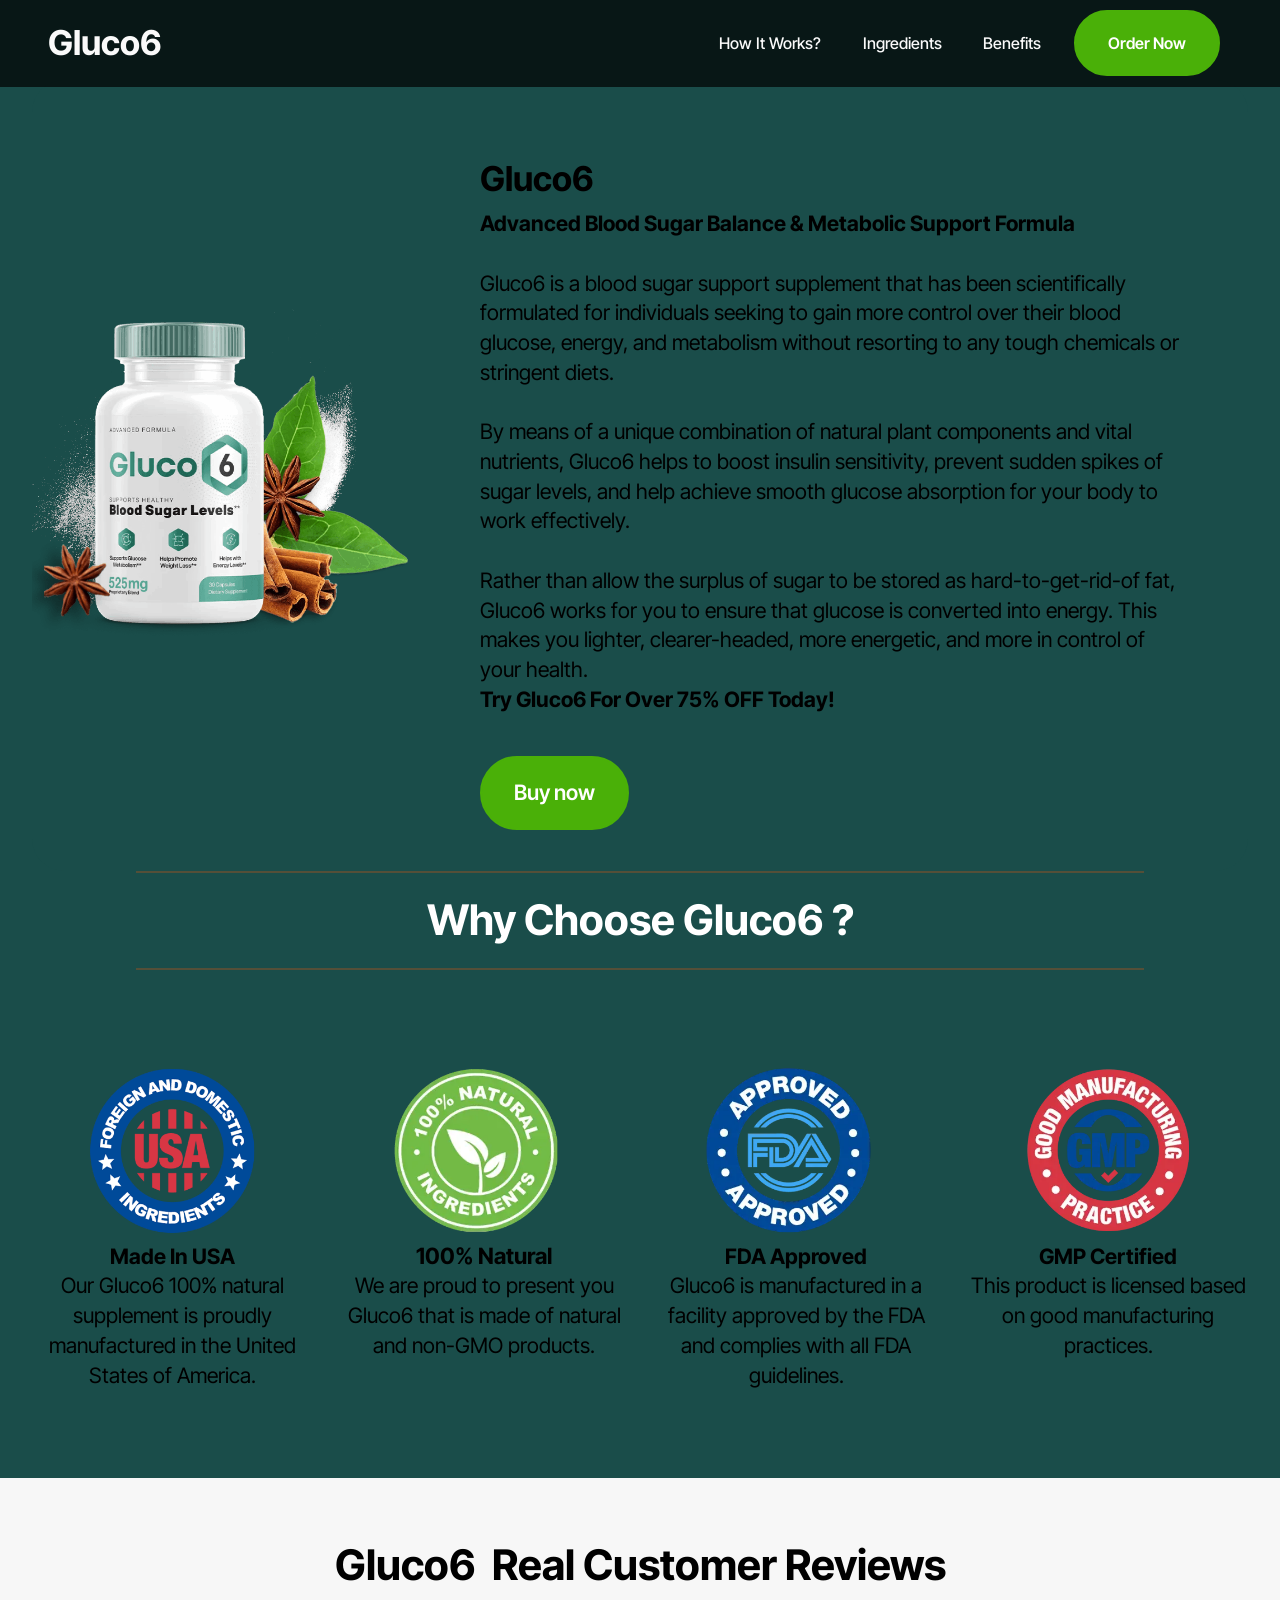
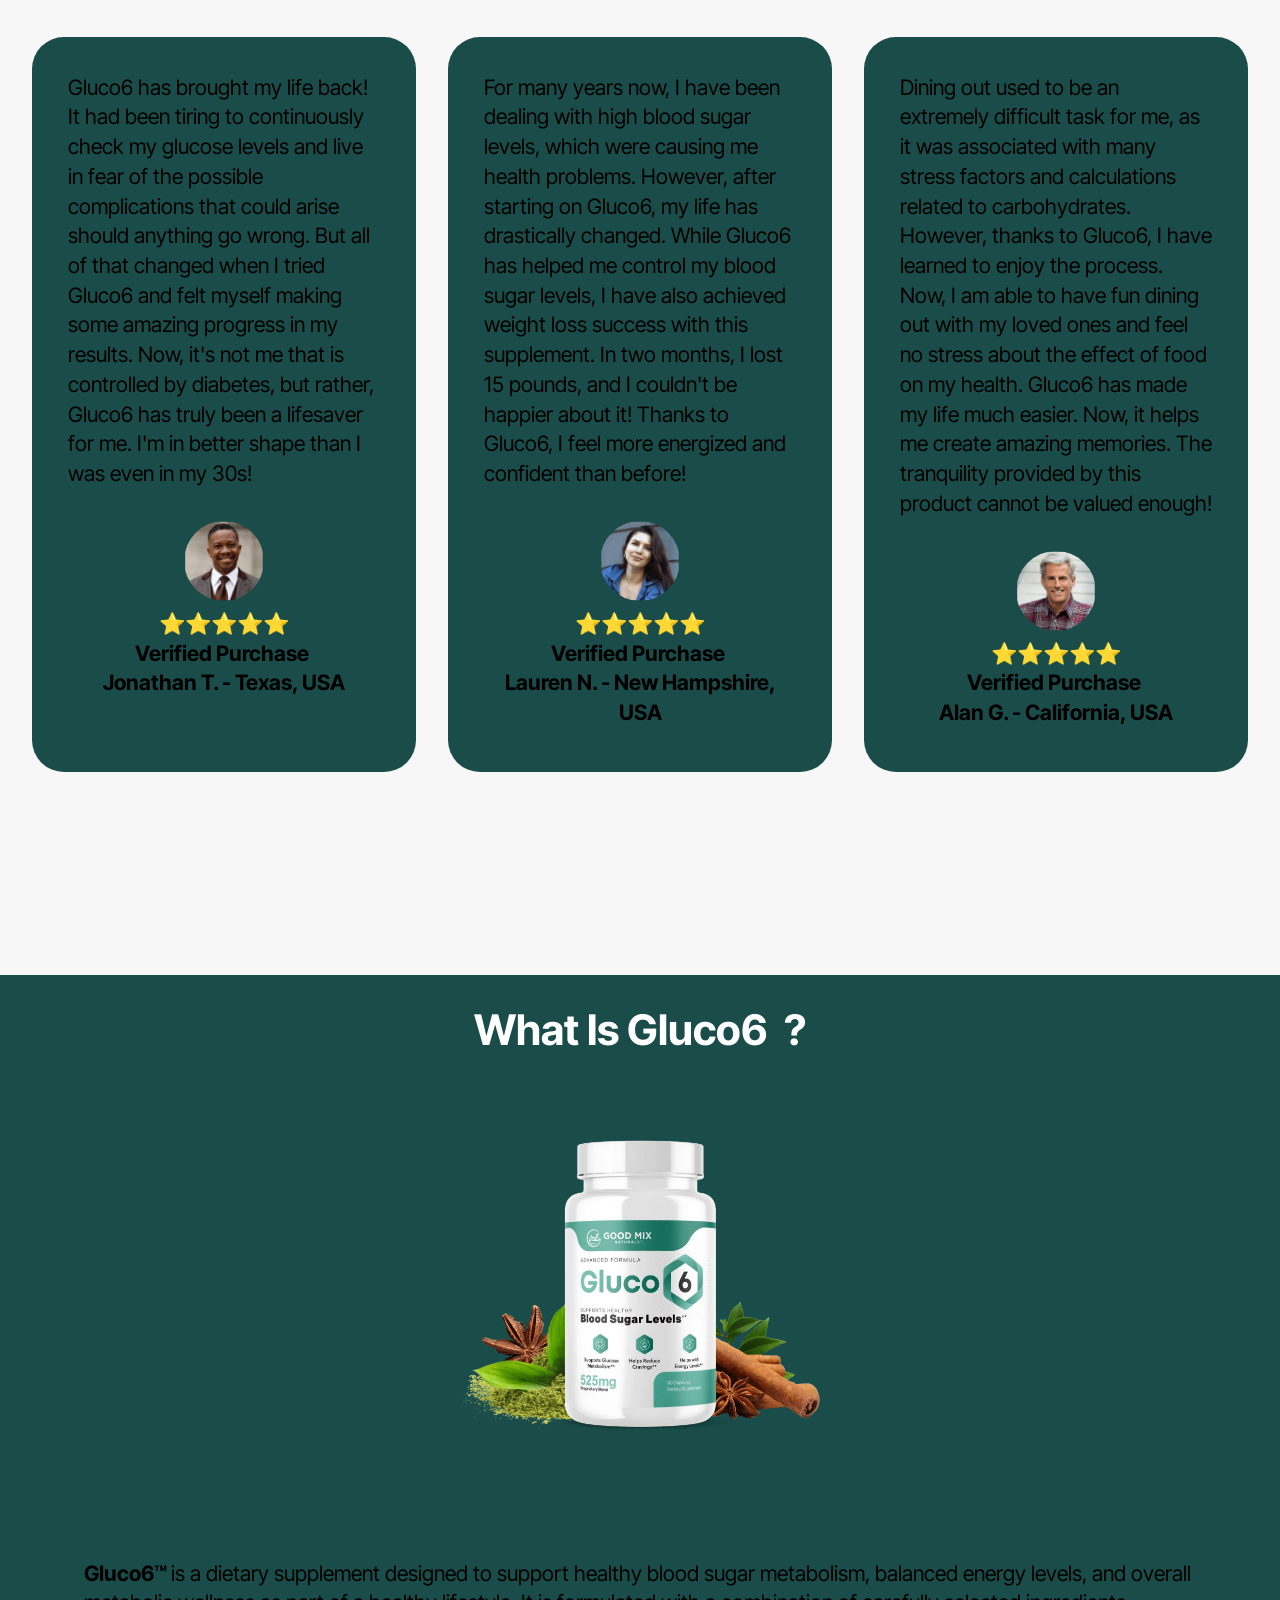
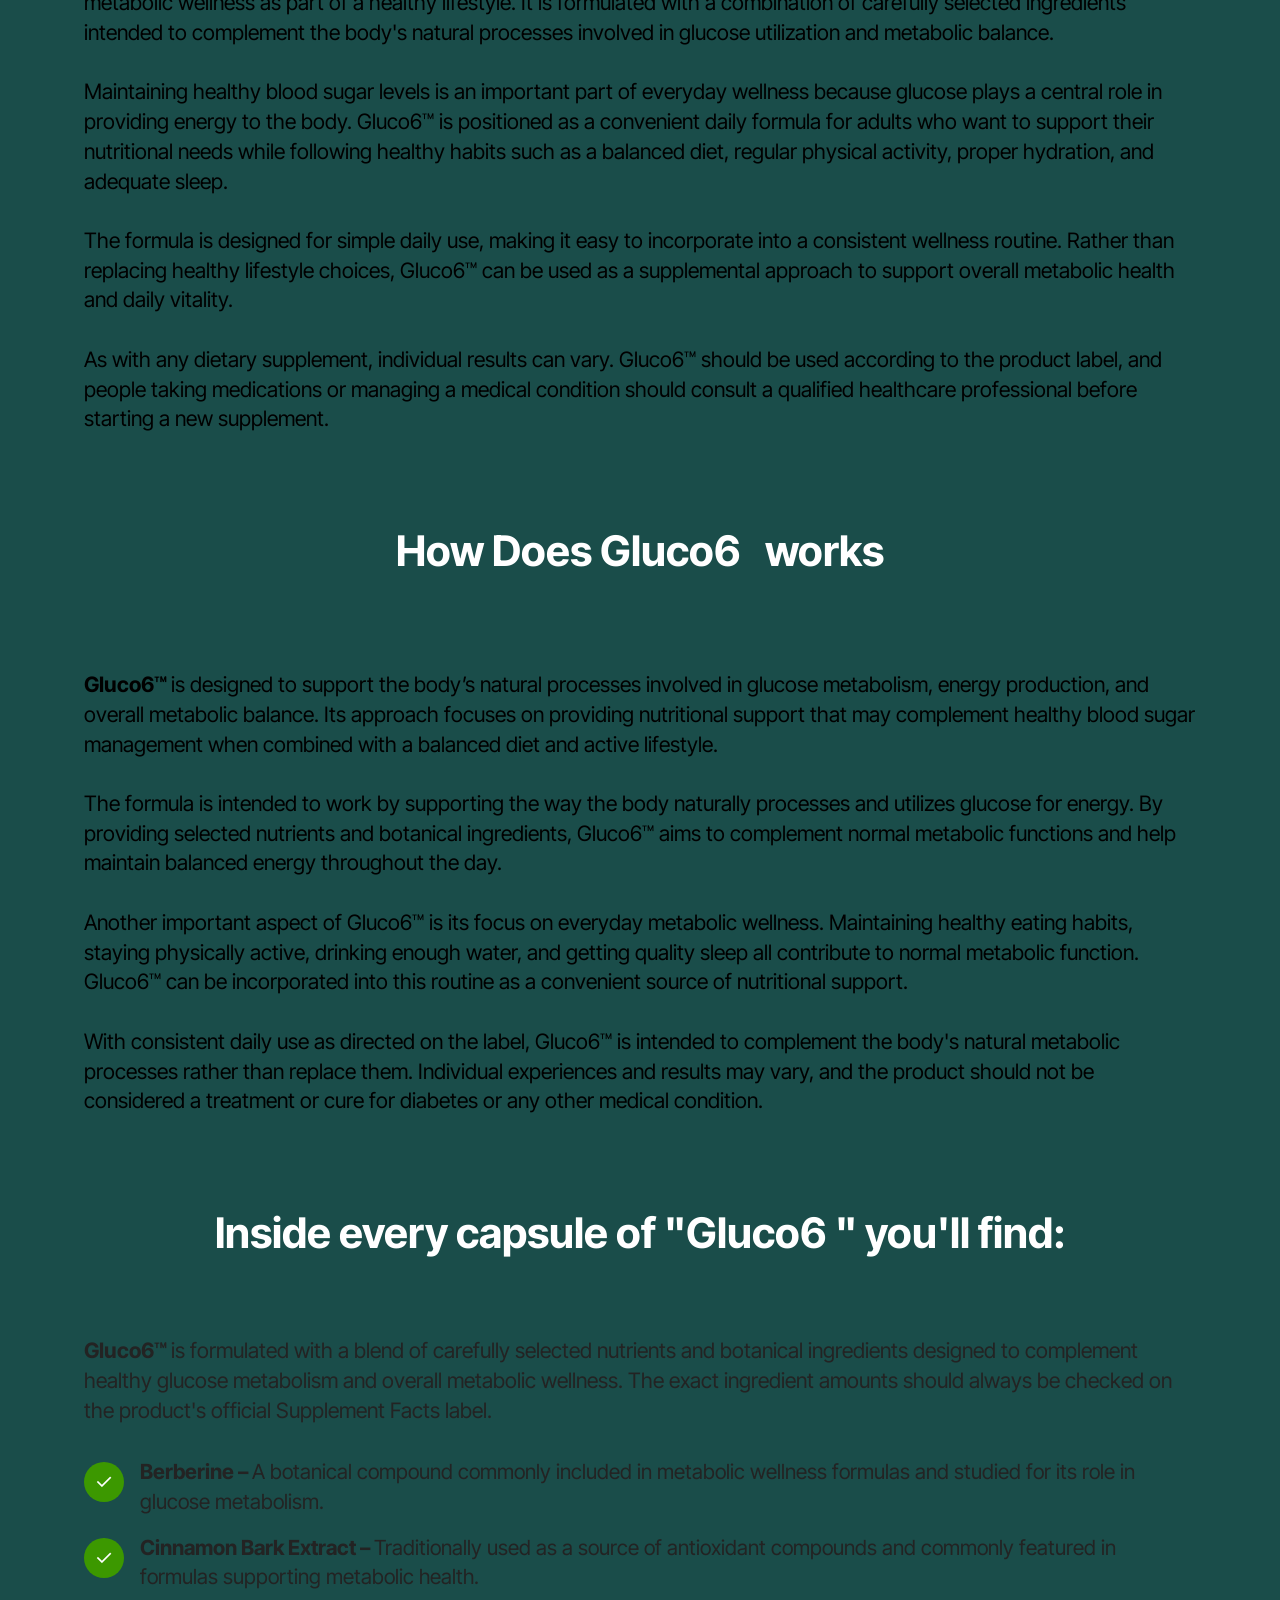
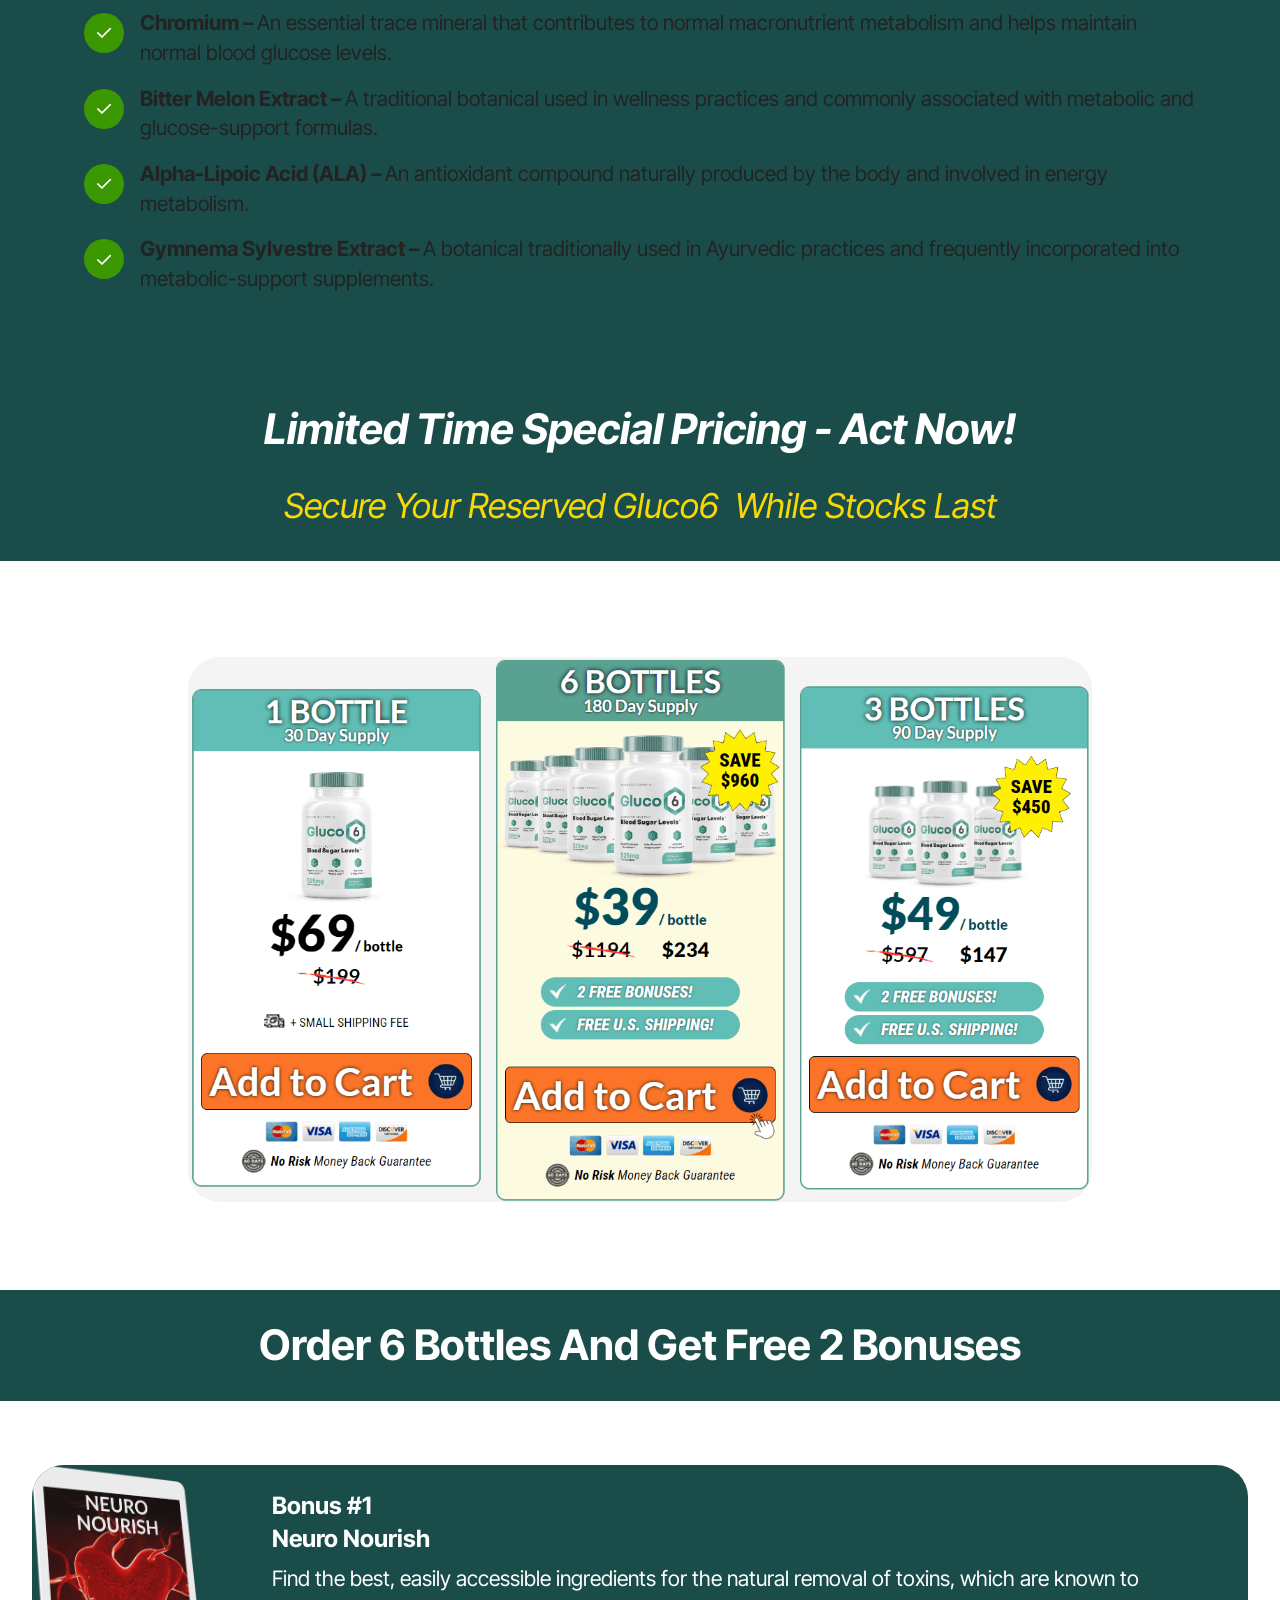
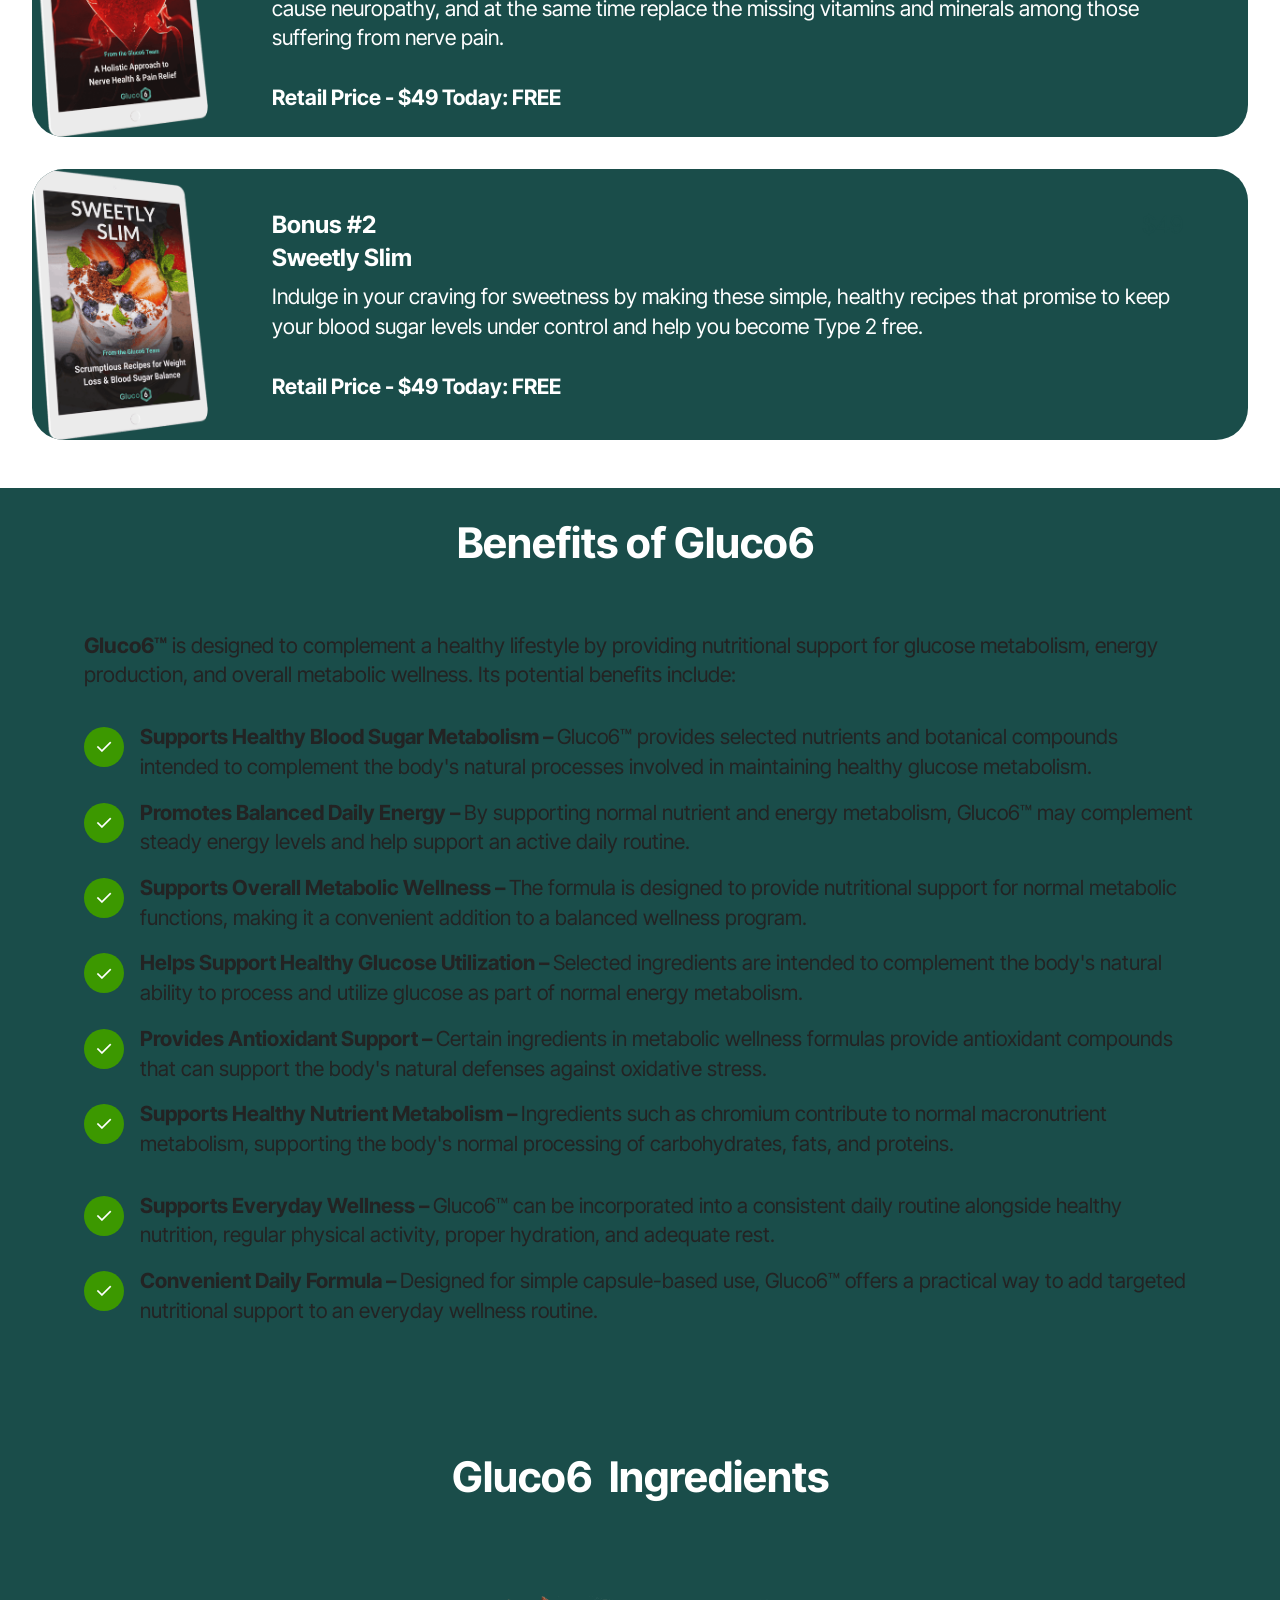
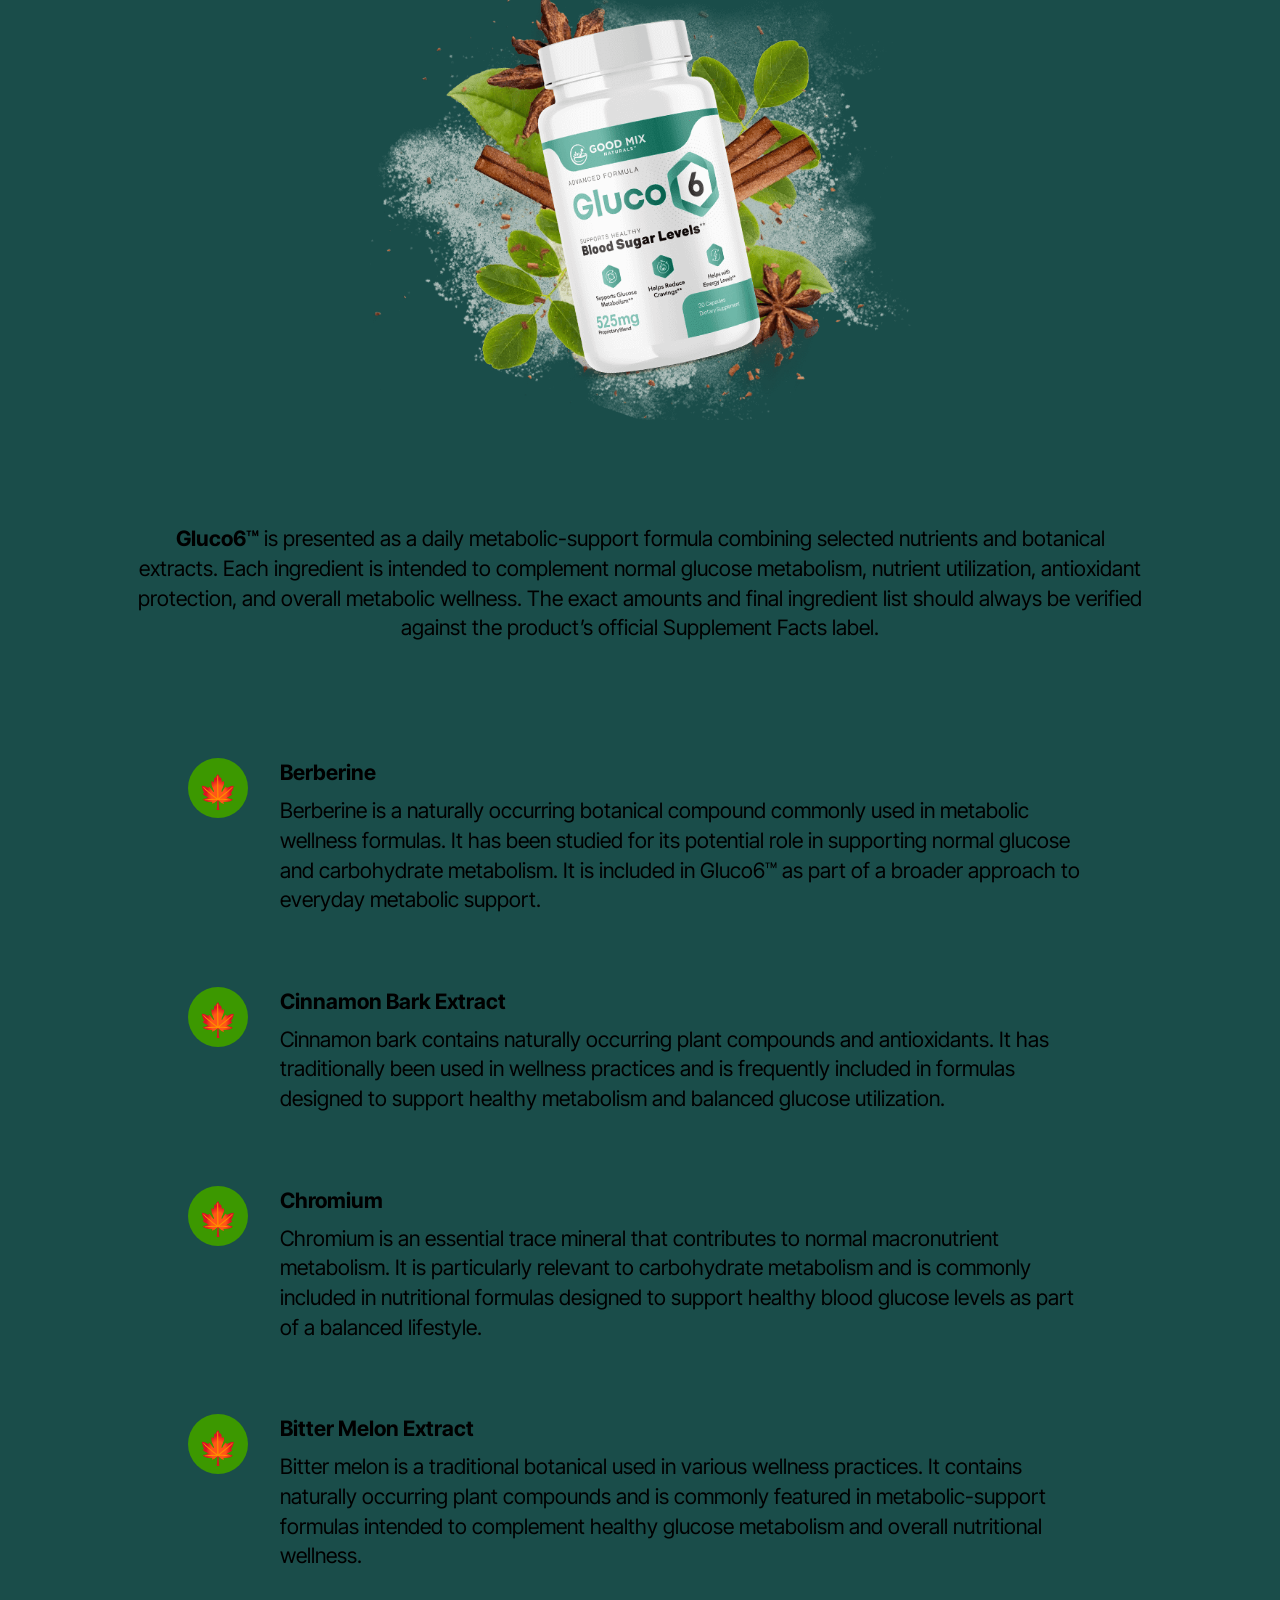
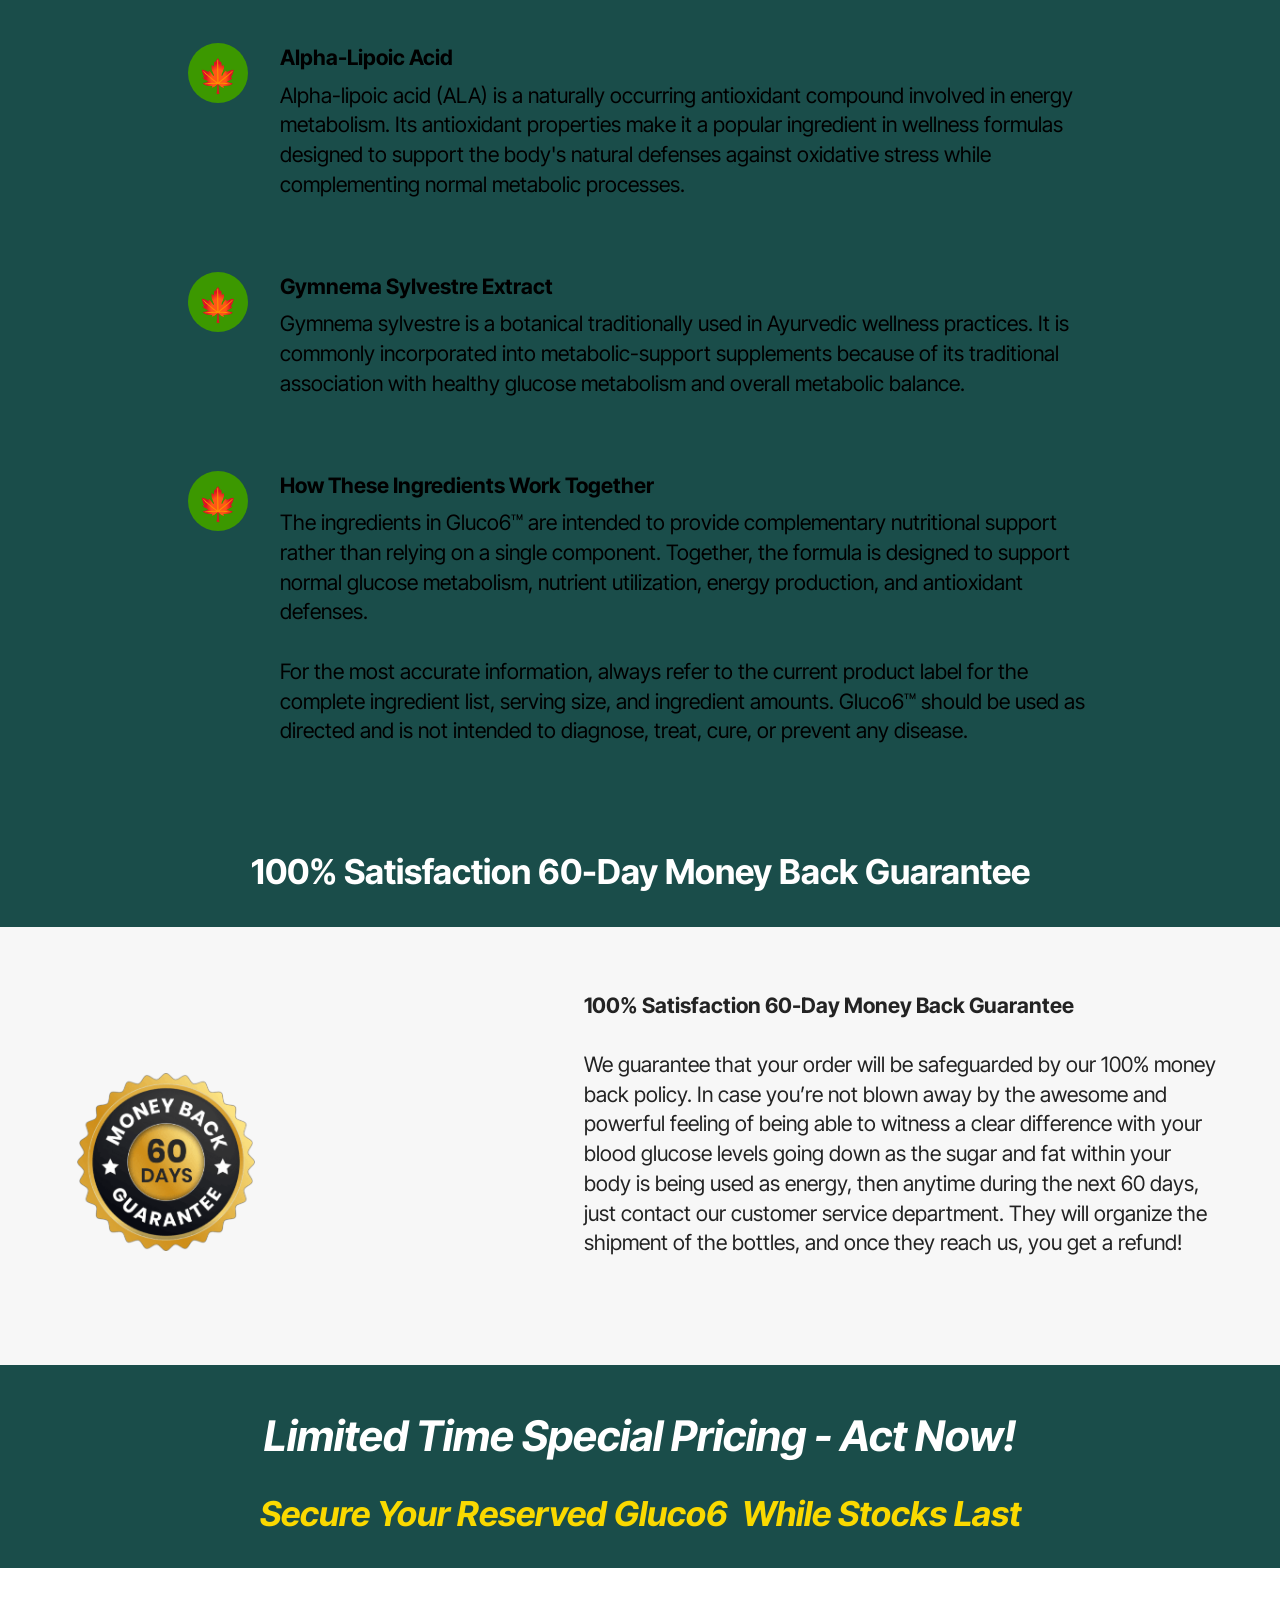
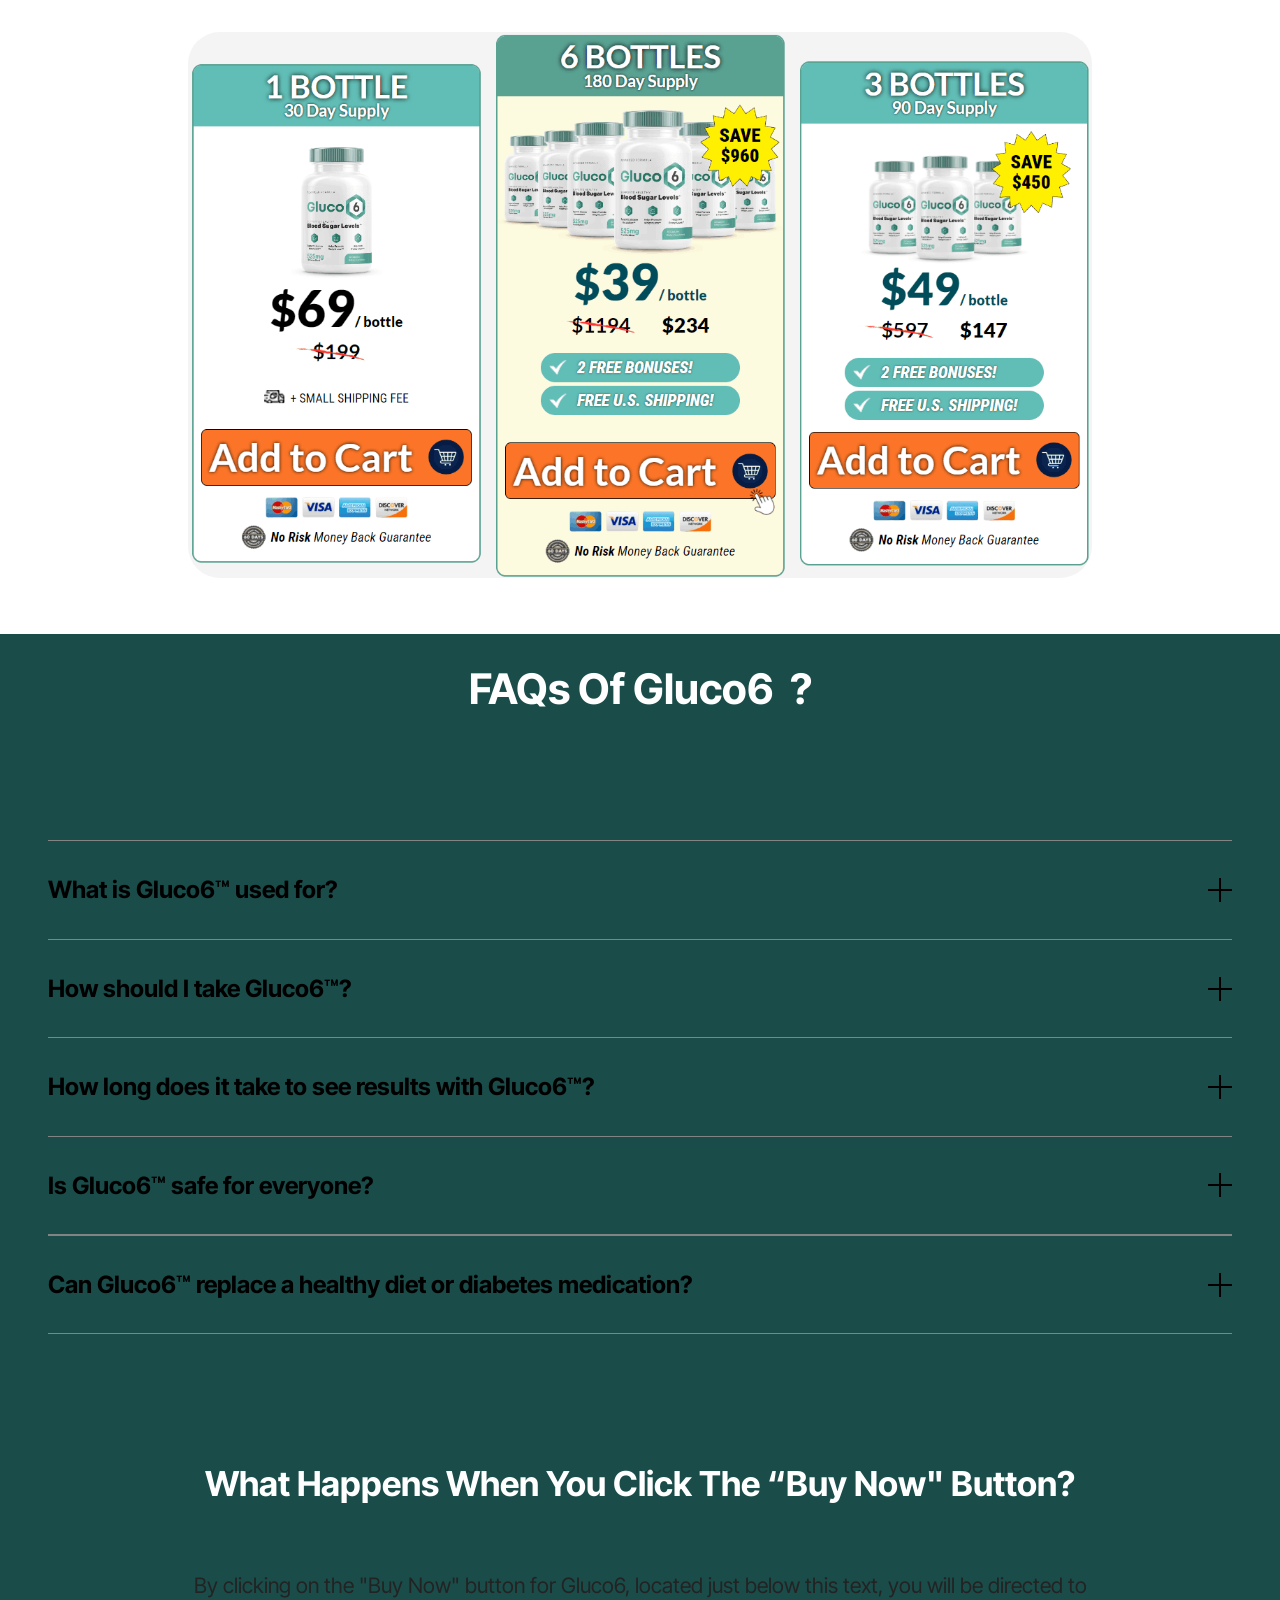
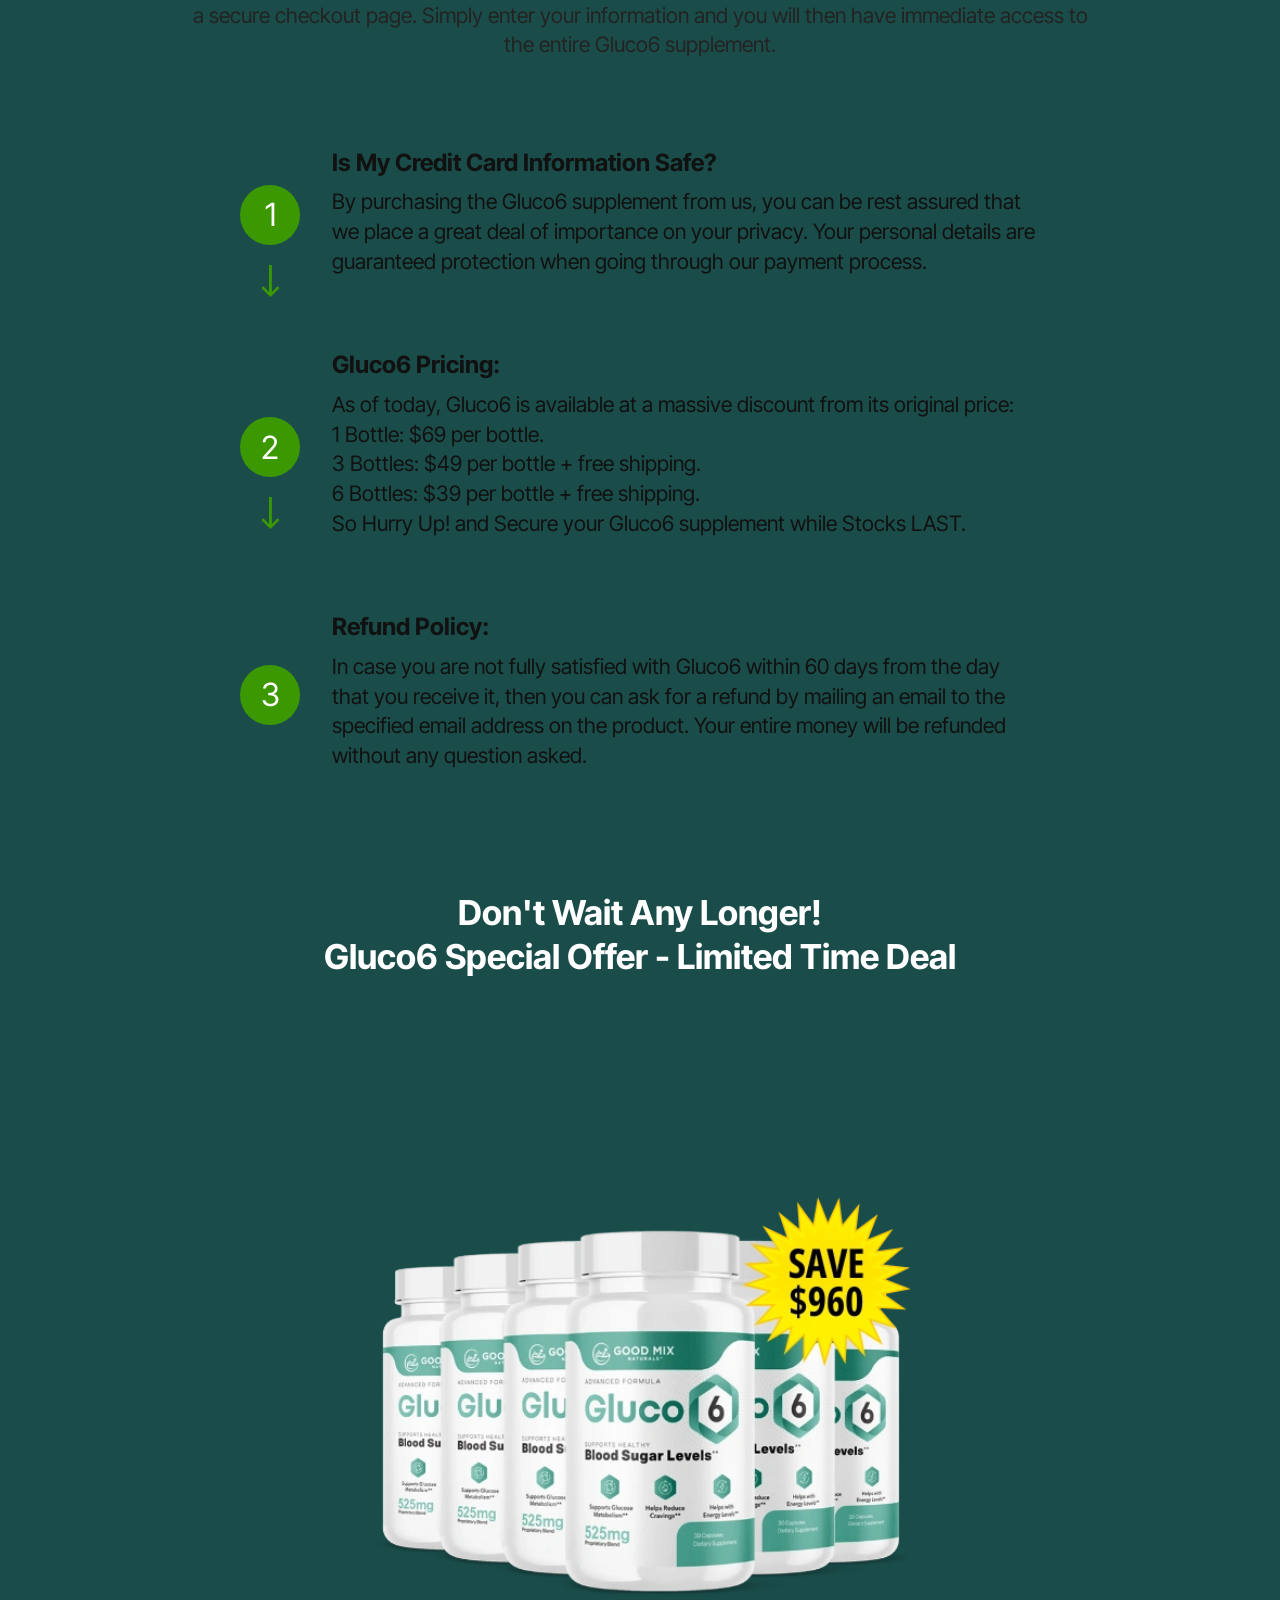
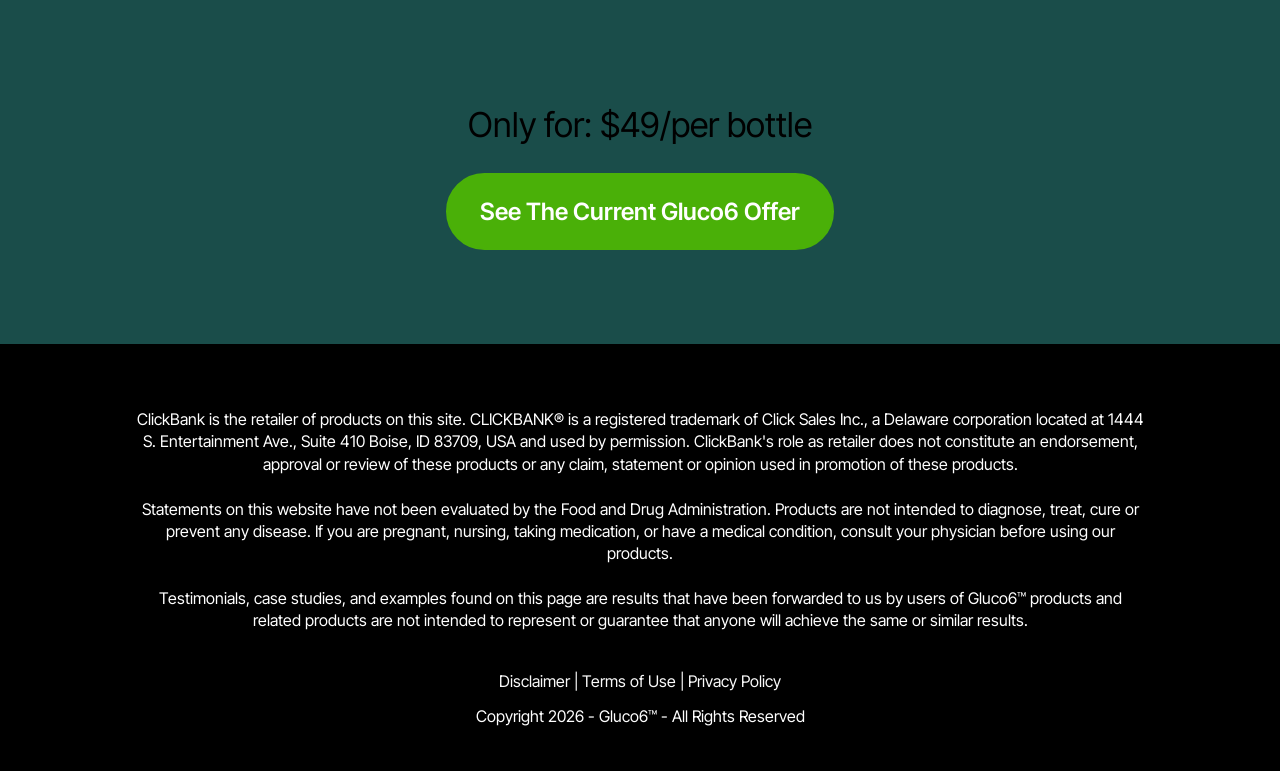
<file: index.html>
<!DOCTYPE html>
<html  lang="en">
<head>
  <!-- Site made with Mobirise Website Builder v6.1.12, https://mobirise.com -->
  <meta charset="UTF-8">
  <meta http-equiv="X-UA-Compatible" content="IE=edge">
  <meta name="generator" content="Mobirise v6.1.12, mobirise.com">
  <meta name="twitter:card" content="summary_large_image"/>
  <meta name="twitter:image:src" content="assets/images/index-meta.webp">
  <meta property="og:image" content="assets/images/index-meta.webp">
  <meta name="twitter:title" content="Gluco6™ – Natural Blood Sugar & Metabolic Support Formula">
  <meta name="viewport" content="width=device-width, initial-scale=1, minimum-scale=1">
  <link rel="shortcut icon" href="assets/images/gluco6-testimonial-1.webp" type="image/x-icon">
  <meta name="description" content="Gluco6™ is a daily metabolic support formula designed to support healthy glucose metabolism, balanced energy, and overall wellness. Its blend of selected nutrients and botanical ingredients complements healthy lifestyle habits.">
  
  
  <title>Gluco6™ – Natural Blood Sugar & Metabolic Support Formula</title>
  <link rel="stylesheet" href="assets/web/assets/mobirise-icons2/mobirise2.css">
  <link rel="stylesheet" href="assets/web/assets/mobirise-icons/mobirise-icons.css">
  <link rel="stylesheet" href="assets/bootstrap/css/bootstrap.min.css">
  <link rel="stylesheet" href="assets/dropdown/css/style.css">
  <link rel="stylesheet" href="assets/socicon/css/styles.css">
  <link rel="stylesheet" href="assets/theme/css/style.css">
  <link rel="preload" href="https://fonts.googleapis.com/css?family=Inter+Tight:100,200,300,400,500,600,700,800,900,100i,200i,300i,400i,500i,600i,700i,800i,900i&display=swap" as="style" onload="this.onload=null;this.rel='stylesheet'">
  <noscript><link rel="stylesheet" href="https://fonts.googleapis.com/css?family=Inter+Tight:100,200,300,400,500,600,700,800,900,100i,200i,300i,400i,500i,600i,700i,800i,900i&display=swap"></noscript>
  <link rel="preload" as="style" href="assets/mobirise/css/mbr-additional.css?v=eQPXfy"><link rel="stylesheet" href="assets/mobirise/css/mbr-additional.css?v=eQPXfy" type="text/css">
<meta name="msvalidate.01" content="E1C683F4EFB1ADD5ABCEF03F91AA41EB" />
	<meta name="google-site-verification" content="4bTPPsSgGg9mrN9ppGhdz5BRyaK9BWV9diWJw_Lr8Sk" />
  
  
  <meta name="keywords" content="prosta defend, prostadefend, prosta defend supplement, prosta defend pills">
 <meta name="author" content="prosta defend">
		
 <link rel="canonical" href="" >
</head>
<body>
  
  <section data-bs-version="5.1" class="menu menu2 cid-vvjRE5VQ8q" once="menu" id="menu2-21">
    
    <nav class="navbar navbar-dropdown navbar-expand-lg">
        <div class="container">
            <div class="navbar-brand">
                
                <span class="navbar-caption-wrap"><a class="navbar-caption text-white text-primary display-2" href="https://612e89ben7lu1r92ompbax3qa4.hop.clickbank.net">Gluco6&nbsp;<br></a></span>
            </div>
            <button class="navbar-toggler" type="button" data-toggle="collapse" data-bs-toggle="collapse" data-target="#navbarSupportedContent" data-bs-target="#navbarSupportedContent" aria-controls="navbarNavAltMarkup" aria-expanded="false" aria-label="Toggle navigation">
                <div class="hamburger">
                    <span></span>
                    <span></span>
                    <span></span>
                    <span></span>
                </div>
            </button>
            <div class="collapse navbar-collapse" id="navbarSupportedContent">
                <ul class="navbar-nav nav-dropdown" data-app-modern-menu="true"><li class="nav-item"><a class="nav-link link text-white display-4" href="index.html#header3-1m">How It Works?</a></li>
                    <li class="nav-item"><a class="nav-link link text-white display-4" href="index.html#features20-x">
                            Ingredients</a></li>
                    <li class="nav-item"><a class="nav-link link text-white display-4" href="index.html#header3-1n">Benefits</a>
                    </li></ul>
                
                <div class="navbar-buttons mbr-section-btn"><a class="btn btn-primary display-4" href="https://612e89ben7lu1r92ompbax3qa4.hop.clickbank.net">Order Now</a></div>
            </div>
        </div>
    </nav>
</section>

<section data-bs-version="5.1" class="features7 cid-vvjSD3Nnea" id="features7-22">
    <!---->
    

    
    
    <div class="container">
        <div class="card-wrapper">
            <div class="row align-items-center">
                <div class="col-12 col-lg-4">
                    <div class="image-wrapper">
                        <a href="https://612e89ben7lu1r92ompbax3qa4.hop.clickbank.net"><img src="assets/images/gluco6-731x649.webp" alt="Gluco6 "></a>
                    </div>
                </div>
                <div class="col-12 col-lg">
                    <div class="text-box">
                        <h5 class="mbr-title mbr-fonts-style display-2"><strong><br>Gluco6</strong></h5>
                        <p class="mbr-text mbr-fonts-style display-7"><strong>Advanced Blood Sugar Balance &amp; Metabolic Support Formula</strong><br><strong>
<br></strong>Gluco6 is a blood sugar support supplement that has been scientifically formulated for individuals seeking to gain more control over their blood glucose, energy, and metabolism without resorting to any tough chemicals or stringent diets.<br><br>By means of a unique combination of natural plant components and vital nutrients, Gluco6 helps to boost insulin sensitivity, prevent sudden spikes of sugar levels, and help achieve smooth glucose absorption for your body to work effectively.<br><br>Rather than allow the surplus of sugar to be stored as hard-to-get-rid-of fat, Gluco6 works for you to ensure that glucose is converted into energy. This makes you lighter, clearer-headed, more energetic, and more in control of your health.<br><strong>Try&nbsp;Gluco6&nbsp;For Over 75% OFF Today!</strong><br></p>
                        
                        <div class="mbr-section-btn pt-3"><a href="https://612e89ben7lu1r92ompbax3qa4.hop.clickbank.net" class="btn btn-primary display-7">Buy now</a></div>
                    </div>
                </div>
            </div>
        </div>
    </div>
</section>

<section data-bs-version="5.1" class="content6 cid-vvjX7Km81t" id="content6-24">
    
    <div class="container">
        <div class="row justify-content-center">
            <div class="col-md-12 col-lg-10">
                <hr class="line">
                <p class="mbr-text align-center mbr-fonts-style my-4 display-1"><strong>Why Choose&nbsp;Gluco6&nbsp;?</strong><br></p>
                <hr class="line">
            </div>
        </div>
    </div>
</section>

<section data-bs-version="5.1" class="gallery5 mbr-gallery cid-vvjX5FZ1n5" id="gallery5-23">
    

    
    

    <div class="container">
        
        <div class="row mbr-gallery mt-4">
            <div class="col-12 col-md-6 col-lg-3 item gallery-image active">
                <div class="item-wrapper" data-toggle="modal" data-bs-toggle="modal" data-target="#vxJrIfhD6P-modal" data-bs-target="#vxJrIfhD6P-modal">
                    <img class="w-100" src="assets/images/made-in-usa-1.webp" alt="Mobirise Website Builder" data-slide-to="0" data-bs-slide-to="0" data-target="#lb-vxJrIfhD6P" data-bs-target="#lb-vxJrIfhD6P">
                    <div class="icon-wrapper">
                        <span class="mobi-mbri mobi-mbri-search mbr-iconfont mbr-iconfont-btn"></span>
                    </div>
                </div>
                <h1 class="mbr-item-subtitle mbr-fonts-style align-center mb-2 mt-2 display-7"><div><strong>Made In USA</strong></div><div>Our Gluco6 100% natural supplement is proudly manufactured in the United States of America.</div><div>
</div><div>
</div></h1>
            </div>
            <div class="col-12 col-md-6 col-lg-3 item gallery-image">
                <div class="item-wrapper" data-toggle="modal" data-bs-toggle="modal" data-target="#vxJrIfhD6P-modal" data-bs-target="#vxJrIfhD6P-modal">
                    <img class="w-100" src="assets/images/100-natural-500x300.webp" alt="Mobirise Website Builder" data-slide-to="1" data-bs-slide-to="1" data-target="#lb-vxJrIfhD6P" data-bs-target="#lb-vxJrIfhD6P">
                    <div class="icon-wrapper">
                        <span class="mobi-mbri mobi-mbri-search mbr-iconfont mbr-iconfont-btn"></span>
                    </div>
                </div>
                <h1 class="mbr-item-subtitle mbr-fonts-style align-center mb-2 mt-2 display-7"><div><span style="font-size: 1.4rem;"><strong>100% Natural</strong></span></div><div>We are proud to present you Gluco6 that is made of natural and non-GMO products.</div><div>
</div><div>
</div></h1>
            </div>
            
            <div class="col-12 col-md-6 col-lg-3 item gallery-image">
                <div class="item-wrapper" data-toggle="modal" data-bs-toggle="modal" data-target="#vxJrIfhD6P-modal" data-bs-target="#vxJrIfhD6P-modal">
                    <img class="w-100" src="assets/images/fda-approved-500x300.webp" alt="Mobirise Website Builder" data-slide-to="2" data-bs-slide-to="2" data-target="#lb-vxJrIfhD6P" data-bs-target="#lb-vxJrIfhD6P">
                    <div class="icon-wrapper">
                        <span class="mobi-mbri mobi-mbri-search mbr-iconfont mbr-iconfont-btn"></span>
                    </div>
                </div>
                <h1 class="mbr-item-subtitle mbr-fonts-style align-center mb-2 mt-2 display-7"><div><strong>FDA Approved</strong></div><div>Gluco6 is manufactured in a facility approved by the FDA and complies with all FDA guidelines.</div><div>
</div></h1>
            </div><div class="col-12 col-md-6 col-lg-3 item gallery-image">
                <div class="item-wrapper" data-toggle="modal" data-bs-toggle="modal" data-target="#vxJrIfhD6P-modal" data-bs-target="#vxJrIfhD6P-modal">
                    <img class="w-100" src="assets/images/gmp-certified-500x300.webp" alt="Mobirise Website Builder" data-slide-to="3" data-bs-slide-to="3" data-target="#lb-vxJrIfhD6P" data-bs-target="#lb-vxJrIfhD6P">
                    <div class="icon-wrapper">
                        <span class="mobi-mbri mobi-mbri-search mbr-iconfont mbr-iconfont-btn"></span>
                    </div>
                </div>
                <h1 class="mbr-item-subtitle mbr-fonts-style align-center mb-2 mt-2 display-7"><div><strong>GMP Certified</strong></div><div>This product is licensed based on good manufacturing practices.</div></h1>
            </div>
        </div>

        <div class="modal mbr-slider" tabindex="-1" role="dialog" aria-hidden="true" id="vxJrIfhD6P-modal">
            <div class="modal-dialog" role="document">
                <div class="modal-content">
                    <div class="modal-body">
                        <div class="carousel slide" id="lb-vxJrIfhD6P" data-interval="5000" data-bs-interval="5000">
                            <div class="carousel-inner">
                                <div class="carousel-item active">
                                    <img class="d-block w-100" src="assets/images/made-in-usa-1.webp" alt="Mobirise Website Builder">
                                </div>
                                <div class="carousel-item">
                                    <img class="d-block w-100" src="assets/images/100-natural-500x300.webp" alt="Mobirise Website Builder">
                                </div>
                                
                                <div class="carousel-item">
                                    <img class="d-block w-100" src="assets/images/fda-approved-500x300.webp" alt="Mobirise Website Builder">
                                </div><div class="carousel-item">
                                    <img class="d-block w-100" src="assets/images/gmp-certified-500x300.webp" alt="Mobirise Website Builder">
                                </div>
                            </div>
                            <ol class="carousel-indicators">
                                <li data-slide-to="0" data-bs-slide-to="0" class="active" data-target="#lb-vxJrIfhD6P" data-bs-target="#lb-vxJrIfhD6P"></li>
                                <li data-slide-to="1" data-bs-slide-to="1" data-target="#lb-vxJrIfhD6P" data-bs-target="#lb-vxJrIfhD6P"></li>
                                <li data-slide-to="2" data-bs-slide-to="2" data-target="#lb-vxJrIfhD6P" data-bs-target="#lb-vxJrIfhD6P"></li>
                                <li data-slide-to="3" data-bs-slide-to="3" data-target="#lb-vxJrIfhD6P" data-bs-target="#lb-vxJrIfhD6P"></li>
                            </ol>
                            <a role="button" href="" class="close" data-dismiss="modal" data-bs-dismiss="modal" aria-label="Close">
                            </a>
                            <a class="carousel-control-prev carousel-control" role="button" data-slide="prev" data-bs-slide="prev" href="#lb-vxJrIfhD6P">
                                <span class="mobi-mbri mobi-mbri-arrow-prev" aria-hidden="true"></span>
                                <span class="sr-only visually-hidden">Previous</span>
                            </a>
                            <a class="carousel-control-next carousel-control" role="button" data-slide="next" data-bs-slide="next" href="#lb-vxJrIfhD6P">
                                <span class="mobi-mbri mobi-mbri-arrow-next" aria-hidden="true"></span>
                                <span class="sr-only visually-hidden">Next</span>
                            </a>
                        </div>
                    </div>
                </div>
            </div>
        </div>
    </div>
</section>

<section data-bs-version="5.1" class="people04 cid-vvjZd48blB" id="people04-27">
	
	
	<div class="container">
		<div class="row mb-5 justify-content-center">
			<div class="col-12 mb-0 content-head">
				<h3 class="mbr-section-title mbr-fonts-style align-center mb-0 display-1"><strong>Gluco6&nbsp; Real Customer Reviews</strong></h3>
				
			</div>
		</div>
		<div class="row mbr-masonry" data-masonry="{&quot;percentPosition&quot;: true }">
			
			<div class="item features-without-image col-12 col-md-6 col-lg-4 active">
				<div class="item-wrapper">
					<div class="card-box align-left">
						<p class="card-text mbr-fonts-style display-7">Gluco6 has brought my life back! It had been tiring to continuously check my glucose levels and live in fear of the possible complications that could arise should anything go wrong. But all of that changed when I tried Gluco6 and felt myself making some amazing progress in my results. Now, it's not me that is controlled by diabetes, but rather, Gluco6 has truly been a lifesaver for me. I'm in better shape than I was even in my 30s!<br>
						</p>
						<div class="img-wrapper mt-4 mb-2">
							<img src="assets/images/m1-1-160x84.webp" data-slide-to="1" data-bs-slide-to="1" alt="Jonathan T. - Texas, USA">
						</div>
						<h5 class="card-title mbr-fonts-style display-7"><strong>⭐⭐⭐⭐⭐</strong><br><strong>Verified Purchase&nbsp;</strong><br><strong>Jonathan T. - Texas, USA</strong><br><strong><br></strong></h5>
					</div>
				</div>
			</div>
			<div class="item features-without-image col-12 col-md-6 col-lg-4">
				<div class="item-wrapper">
					<div class="card-box align-left">
						<p class="card-text mbr-fonts-style display-7">For many years now, I have been dealing with high blood sugar levels, which were causing me health problems. However, after starting on Gluco6, my life has drastically changed. While Gluco6 has helped me control my blood sugar levels, I have also achieved weight loss success with this supplement. In two months, I lost 15 pounds, and I couldn't be happier about it! Thanks to Gluco6, I feel more energized and confident than before!<br>
						</p>
						<div class="img-wrapper mt-4 mb-2">
							<img src="assets/images/m2-1-160x84.webp" data-slide-to="2" data-bs-slide-to="2" alt="Lauren N. - New Hampshire, USA">
						</div>
						<h5 class="card-title mbr-fonts-style display-7">
							<strong>⭐⭐⭐⭐⭐</strong><br><strong>Verified Purchase&nbsp;</strong><br><strong>
</strong>
						<div><strong>Lauren N. - New Hampshire, USA</strong></div><div><strong>
</strong></div><div><strong>
</strong></div></h5>
					</div>
				</div>
			</div>
			
			<div class="item features-without-image col-12 col-md-6 col-lg-4">
				<div class="item-wrapper">
					<div class="card-box align-left">
						<p class="card-text mbr-fonts-style display-7">Dining out used to be an extremely difficult task for me, as it was associated with many stress factors and calculations related to carbohydrates. However, thanks to Gluco6, I have learned to enjoy the process. Now, I am able to have fun dining out with my loved ones and feel no stress about the effect of food on my health. Gluco6 has made my life much easier. Now, it helps me create amazing memories. The tranquility provided by this product cannot be valued enough!<br></p>
						<div class="img-wrapper mt-4 mb-2">
							<img src="assets/images/m3-1-160x84.webp" data-slide-to="4" data-bs-slide-to="4" alt="Alan G. - California, USA">
						</div>
						<h5 class="card-title mbr-fonts-style display-7"><strong>⭐⭐⭐⭐⭐</strong><br><strong>Verified Purchase&nbsp;</strong><br><strong>Alan G. - California, USA</strong></h5>
					</div>
				</div>
			</div>
			
		</div>
	</div>
</section>

<section data-bs-version="5.1" class="header3 cid-uSwx4cJ0TO" id="header3-4">

    

    
    

    <div class="align-center container">
        <div class="row justify-content-center">
            <div class="col-12 col-lg-12">
                
                <h2 class="mbr-section-subtitle mbr-fonts-style mb-3 display-1"><strong>What Is Gluco6&nbsp; ?</strong></h2>
                
                
            </div>
        </div>
    </div>
</section>

<section data-bs-version="5.1" class="header9 cid-uSwxo9HcY4" id="header9-6">

    

    
    

    <div class="text-center container">
        <div class="row justify-content-center">
            <div class="col-md-12 col-lg-9">
                <div class="image-wrap mb-4">
                    <a href="https://612e89ben7lu1r92ompbax3qa4.hop.clickbank.net"><img src="assets/images/gluco6-testimonial.webp" alt="Gluco6 Official"></a>
                </div>
                
                
                
            </div>
        </div>
    </div>
</section>

<section data-bs-version="5.1" class="content4 cid-uSwx5BcQWN" id="content4-5">
    

    
    
    <div class="container">
        <div class="row justify-content-center">
            <div class="title col-md-12 col-lg-11">
                
                <h4 class="mbr-section-subtitle align-center mbr-fonts-style mb-4 display-7"><div><br></div><div><strong>Gluco6™ </strong>is a dietary supplement designed to support healthy blood sugar metabolism, balanced energy levels, and overall metabolic wellness as part of a healthy lifestyle. It is formulated with a combination of carefully selected ingredients intended to complement the body's natural processes involved in glucose utilization and metabolic balance.</div><div><br></div><div>
</div><div>Maintaining healthy blood sugar levels is an important part of everyday wellness because glucose plays a central role in providing energy to the body. Gluco6™ is positioned as a convenient daily formula for adults who want to support their nutritional needs while following healthy habits such as a balanced diet, regular physical activity, proper hydration, and adequate sleep.</div><div><br></div><div>
</div><div>The formula is designed for simple daily use, making it easy to incorporate into a consistent wellness routine. Rather than replacing healthy lifestyle choices, Gluco6™ can be used as a supplemental approach to support overall metabolic health and daily vitality.</div><div><br></div><div>As with any dietary supplement, individual results can vary. Gluco6™ should be used according to the product label, and people taking medications or managing a medical condition should consult a qualified healthcare professional before starting a new supplement.</div><div><br></div><div>
</div><div>
</div><div>
</div><div>
</div><div>
</div><div>
</div></h4>
                
            </div>
        </div>
    </div>
</section>

<section data-bs-version="5.1" class="header3 cid-uSwy3EeQp4" id="header3-7">

    

    
    

    <div class="align-center container">
        <div class="row justify-content-center">
            <div class="col-12 col-lg-12">
                
                <h2 class="mbr-section-subtitle mbr-fonts-style mb-3 display-1"><strong>How Does Gluco6&nbsp; &nbsp;works</strong></h2>
                
                
            </div>
        </div>
    </div>
</section>

<section data-bs-version="5.1" class="content4 cid-uSwy4P6KjC" id="content4-8">
    

    
    
    <div class="container">
        <div class="row justify-content-center">
            <div class="title col-md-12 col-lg-11">
                
                <h4 class="mbr-section-subtitle align-center mbr-fonts-style mb-4 display-7"><div><strong>Gluco6™ </strong>is designed to support the body’s natural processes involved in glucose metabolism, energy production, and overall metabolic balance. Its approach focuses on providing nutritional support that may complement healthy blood sugar management when combined with a balanced diet and active lifestyle.</div><div><br></div><div>The formula is intended to work by supporting the way the body naturally processes and utilizes glucose for energy. By providing selected nutrients and botanical ingredients, Gluco6™ aims to complement normal metabolic functions and help maintain balanced energy throughout the day.</div><div><br></div><div>Another important aspect of Gluco6™ is its focus on everyday metabolic wellness. Maintaining healthy eating habits, staying physically active, drinking enough water, and getting quality sleep all contribute to normal metabolic function. Gluco6™ can be incorporated into this routine as a convenient source of nutritional support.</div><div><br></div><div>With consistent daily use as directed on the label, Gluco6™ is intended to complement the body's natural metabolic processes rather than replace them. Individual experiences and results may vary, and the product should not be considered a treatment or cure for diabetes or any other medical condition.</div><div><br></div><div><span style="font-size: 1.4rem;">
</span></div><div><span style="font-size: 1.4rem;">
</span></div><div><span style="font-size: 1.4rem;">
</span></div><div><span style="font-size: 1.4rem;">
</span></div></h4>
                
            </div>
        </div>
    </div>
</section>

<section data-bs-version="5.1" class="header3 cid-v9Z7cN19hR" id="header3-1v">

    

    
    

    <div class="align-center container">
        <div class="row justify-content-center">
            <div class="col-12 col-lg-12">
                
                <h2 class="mbr-section-subtitle mbr-fonts-style mb-3 display-1"><strong>Inside every capsule of "Gluco6 " you'll find:</strong></h2>
                
                
            </div>
        </div>
    </div>
</section>

<section data-bs-version="5.1" class="content8 cid-v1XUQZJSzF" id="content8-1l">
    
    <div class="container">
        <div class="row justify-content-center">
            <div class="counter-container col-md-12 col-lg-11">
                <h4 class="mbr-section-title mbr-fonts-style mb-4 display-7"><div><strong>Gluco6™ </strong>is formulated with a blend of carefully selected nutrients and botanical ingredients designed to complement healthy glucose metabolism and overall metabolic wellness. The exact ingredient amounts should always be checked on the product's official Supplement Facts label.</div></h4>
                <div class="mbr-text mbr-fonts-style display-7">
                    <ul>
                        <li><span style="font-size: 20.8px;"><strong>Berberine – </strong>A botanical compound commonly included in metabolic wellness formulas and studied for its role in glucose metabolism.</span></li><li><span style="font-size: 20.8px;"><strong>Cinnamon Bark Extract – </strong>Traditionally used as a source of antioxidant compounds and commonly featured in formulas supporting metabolic health.</span></li><li><span style="font-size: 20.8px;"><strong>Chromium – </strong>An essential trace mineral that contributes to normal macronutrient metabolism and helps maintain normal blood glucose levels.</span></li><li><span style="font-size: 20.8px;"><strong>Bitter Melon Extract – </strong>A traditional botanical used in wellness practices and commonly associated with metabolic and glucose-support formulas.</span></li><li><span style="font-size: 20.8px;"><strong>Alpha-Lipoic Acid (ALA) – </strong>An antioxidant compound naturally produced by the body and involved in energy metabolism.</span></li><li><span style="font-size: 20.8px;"><strong>Gymnema Sylvestre Extract – </strong>A botanical traditionally used in Ayurvedic practices and frequently incorporated into metabolic-support supplements.</span></li>
                    </ul>
                </div>
            </div>
        </div>
    </div>
</section>

<section data-bs-version="5.1" class="content4 cid-uSwyrY4N6k" id="content4-9">
    

    
    
    <div class="container">
        <div class="row justify-content-center">
            <div class="title col-md-12 col-lg-11">
                <h3 class="mbr-section-title mbr-fonts-style align-center mb-4 display-1"><strong><em>Limited Time Special Pricing - Act Now!</em></strong></h3>
                <h4 class="mbr-section-subtitle align-center mbr-fonts-style mb-4 display-2"><em>Secure Your Reserved Gluco6&nbsp; While Stocks Last</em></h4>
                
            </div>
        </div>
    </div>
</section>

<section data-bs-version="5.1" class="header10 cid-vxFMaZrLoG" id="header10-2i">

    

    

    <div class="align-center container">
        <div class="row justify-content-center">
            <div class="col-md-12 col-lg-9">
                
                
                
                <div class="image-wrap mt-4">
                    <a href="https://612e89ben7lu1r92ompbax3qa4.hop.clickbank.net"><img src="assets/images/gluco6-price-1294x781.webp" alt="Gluco6 - Order Page" title="Ikaria Lean Belly Juice"></a><br>
                </div>
            </div>
        </div>
    </div>
</section>

<section data-bs-version="5.1" class="header3 cid-vxGgKQd0WE" id="header3-2q">

    

    
    

    <div class="align-center container">
        <div class="row justify-content-center">
            <div class="col-12 col-lg-12">
                
                <h2 class="mbr-section-subtitle mbr-fonts-style mb-3 display-1"><strong>Order 6 Bottles And Get Free 2 Bonuses</strong></h2>
                
                
            </div>
        </div>
    </div>
</section>

<section data-bs-version="5.1" class="features11 cid-vxGgJwnLCp" id="features11-2p">
    <!---->
    

    
    
    <div class="container">
        <div class="title">
            
            
        </div>
        
        <div class="item features-image active">
            <div class="item-wrapper">
                <div class="row align-items-center">
                    <div class="col-12 col-md-2">
                        <div class="image-wrapper">
                            <img src="assets/images/bonus-2-375x579.webp" alt="BONUS #1:" title="" data-slide-to="3" data-bs-slide-to="3">
                        </div>
                    </div>
                    <div class="col-12 col-md">
                        <div class="card-box">
                            <div class="row">
                                <div class="col-12">
                                    <div class="top-line">
                                        <h4 class="card-title mbr-fonts-style display-5"><strong>Bonus #1
</strong><div><strong>Neuro Nourish</strong></div></h4>
                                        <p class="cost mbr-fonts-style display-5">
                                            $49</p>
                                    </div>
                                </div>
                                <div class="col-12">
                                    <div class="bottom-line">
                                        <p class="mbr-text mbr-fonts-style m-0 display-7">Find the best, easily accessible ingredients for the natural removal of toxins, which are known to cause neuropathy, and at the same time replace the missing vitamins and minerals among those suffering from nerve pain.<br><strong><br></strong><strong>Retail Price - $49 Today: FREE</strong><br>
                                        </p>
                                    </div>
                                </div>
                            </div>
                        </div>
                    </div>
                </div>
            </div>
        </div><div class="item features-image mb-4 col-12 col-md-">
            <div class="item-wrapper">
                <div class="row align-items-center">
                    <div class="col-12 col-md-2">
                        <div class="image-wrapper">
                            <img src="assets/images/bonus-1-375x579.webp" alt="BONUS #2" title="" data-slide-to="0" data-bs-slide-to="0">
                        </div>
                    </div>
                    <div class="col-12 col-md">
                        <div class="card-box">
                            <div class="row">
                                <div class="col-12">
                                    <div class="top-line">
                                        <h4 class="card-title mbr-fonts-style display-5"><strong>Bonus #2
</strong><div><strong>Sweetly Slim</strong></div></h4>
                                        <p class="cost mbr-fonts-style display-5">
                                            $49</p>
                                    </div>
                                </div>
                                <div class="col-12">
                                    <div class="bottom-line">
                                        <p class="mbr-text mbr-fonts-style m-0 display-7">Indulge in your craving for sweetness by making these simple, healthy recipes that promise to keep your blood sugar levels under control and help you become Type 2 free.<br><br><strong>Retail Price - $49 Today: FREE</strong><br>
                                        </p>
                                    </div>
                                </div>
                            </div>
                        </div>
                    </div>
                </div>
            </div>
        </div>
        
    </div>
</section>

<section data-bs-version="5.1" class="header3 cid-v1XV2cMDDJ" id="header3-1m">

    

    
    

    <div class="align-center container">
        <div class="row justify-content-center">
            <div class="col-12 col-lg-12">
                
                <h2 class="mbr-section-subtitle mbr-fonts-style mb-3 display-1"><strong>Benefits of Gluco6&nbsp;</strong></h2>
                
                
            </div>
        </div>
    </div>
</section>

<section data-bs-version="5.1" class="content5 cid-v1XUQbpUqO" id="content5-1k">
    
    <div class="container">
        <div class="row justify-content-center">
            <div class="col-md-12 col-lg-11">
                
                
                <p class="mbr-text mbr-fonts-style display-7"><strong>Gluco6™</strong> is designed to complement a healthy lifestyle by providing nutritional support for glucose metabolism, energy production, and overall metabolic wellness. Its potential benefits include:<br></p>                
         </div>
        </div>
    </div>
</section>

<section data-bs-version="5.1" class="content8 cid-v9Z7uphgOG" id="content8-1x">
    
    <div class="container">
        <div class="row justify-content-center">
            <div class="counter-container col-md-12 col-lg-11">
                
                <div class="mbr-text mbr-fonts-style display-7">
                    <ul>
                        <li><span style="font-size: 20.8px;"><strong>Supports Healthy Blood Sugar Metabolism – </strong>Gluco6™ provides selected nutrients and botanical compounds intended to complement the body's natural processes involved in maintaining healthy glucose metabolism.</span></li><li><span style="font-size: 20.8px;"><strong>Promotes Balanced Daily Energy – </strong>By supporting normal nutrient and energy metabolism, Gluco6™ may complement steady energy levels and help support an active daily routine.</span></li><li><span style="font-size: 20.8px;"><strong>Supports Overall Metabolic Wellness – </strong>The formula is designed to provide nutritional support for normal metabolic functions, making it a convenient addition to a balanced wellness program.</span></li><li><span style="font-size: 20.8px;"><strong>Helps Support Healthy Glucose Utilization – </strong>Selected ingredients are intended to complement the body's natural ability to process and utilize glucose as part of normal energy metabolism.</span></li><li><span style="font-size: 20.8px;"><strong>Provides Antioxidant Support – </strong>Certain ingredients in metabolic wellness formulas provide antioxidant compounds that can support the body's natural defenses against oxidative stress.</span></li><li><span style="font-size: 20.8px;"><strong>Supports Healthy Nutrient Metabolism – </strong>Ingredients such as chromium contribute to normal macronutrient metabolism, supporting the body's normal processing of carbohydrates, fats, and proteins.</span></li>
                    </ul>
                </div>
            </div>
        </div>
    </div>
</section>

<section data-bs-version="5.1" class="content8 cid-vxA1wSYxau" id="content8-2a">
    
    <div class="container">
        <div class="row justify-content-center">
            <div class="counter-container col-md-12 col-lg-11">
                
                <div class="mbr-text mbr-fonts-style display-7">
                    <ul>
                        <li><span style="font-size: 20.8px;"><strong>Supports Everyday Wellness – </strong>Gluco6™ can be incorporated into a consistent daily routine alongside healthy nutrition, regular physical activity, proper hydration, and adequate rest.</span></li><li><span style="font-size: 20.8px;"><strong>Convenient Daily Formula – </strong>Designed for simple capsule-based use, Gluco6™ offers a practical way to add targeted nutritional support to an everyday wellness routine.</span></li>
                    </ul>
                </div>
            </div>
        </div>
    </div>
</section>

<section data-bs-version="5.1" class="header3 cid-uSxYnXWoLH" id="header3-e">

    

    
    

    <div class="align-center container">
        <div class="row justify-content-center">
            <div class="col-12 col-lg-12">
                
                <h2 class="mbr-section-subtitle mbr-fonts-style mb-3 display-1"><strong>Gluco6&nbsp; Ingredients</strong></h2>
                
                
            </div>
        </div>
    </div>
</section>

<section data-bs-version="5.1" class="header10 cid-vxEaeDYLug" id="header10-2h">

    

    

    <div class="align-center container">
        <div class="row justify-content-center">
            <div class="col-md-12 col-lg-9">
                
                
                
                <div class="image-wrap mt-4">
                    <a href="https://612e89ben7lu1r92ompbax3qa4.hop.clickbank.net"><img src="assets/images/bottle-ing-747x584.webp" alt="Gluco6 - Order Page" title="Ikaria Lean Belly Juice"></a><br>
                </div>
            </div>
        </div>
    </div>
</section>

<section data-bs-version="5.1" class="features19 cid-uSxZQNMPuo" id="features20-g">

    
    
    <div class="container">
        <div class="row justify-content-center">
            <div class="col-md-12 col-lg-10">
                <div class="card-wrapper pb-4">
                    <div class="card-box align-center">
                        <h4 class="card-title mbr-fonts-style mb-4 display-7"><strong>Gluco6™</strong> is presented as a daily metabolic-support formula combining selected nutrients and botanical extracts. Each ingredient is intended to complement normal glucose metabolism, nutrient utilization, antioxidant protection, and overall metabolic wellness. The exact amounts and final ingredient list should always be verified against the product’s official Supplement Facts label.<div><strong><br></strong></div><div><strong><br></strong></div></h4>
                        
                        
                    </div>
                </div>
            </div>
            <div class="col-12 col-md-9">
                <div class="item mbr-flex">
                    <div class="icon-box">
                        <span class="step-number mbr-fonts-style display-5">🍁</span>
                    </div>
                    <div class="text-box">
                        <h4 class="icon-title card-title mbr-black mbr-fonts-style display-7"><strong>Berberine</strong></h4>
                        <h5 class="icon-text mbr-black mbr-fonts-style display-7">Berberine is a naturally occurring botanical compound commonly used in metabolic wellness formulas. It has been studied for its potential role in supporting normal glucose and carbohydrate metabolism. It is included in Gluco6™ as part of a broader approach to everyday metabolic support.</h5>
                    </div>
                </div>
                <div class="item mbr-flex">
                    <div class="icon-box">
                        <span class="step-number mbr-fonts-style display-5">🍁</span>
                    </div>
                    <div class="text-box">
                        <h4 class="icon-title card-title mbr-black mbr-fonts-style display-7"><div><strong>Cinnamon Bark Extract</strong></div></h4>
                        <h5 class="icon-text mbr-black mbr-fonts-style display-7">Cinnamon bark contains naturally occurring plant compounds and antioxidants. It has traditionally been used in wellness practices and is frequently included in formulas designed to support healthy metabolism and balanced glucose utilization.</h5>
                    </div>
                </div>
                <div class="item mbr-flex">
                    <div class="icon-box">
                        <span class="step-number mbr-fonts-style display-5">🍁</span>
                    </div>
                    <div class="text-box">
                        <h4 class="icon-title card-title mbr-black mbr-fonts-style display-7"><strong>Chromium</strong></h4>
                        <h5 class="icon-text mbr-black mbr-fonts-style display-7">Chromium is an essential trace mineral that contributes to normal macronutrient metabolism. It is particularly relevant to carbohydrate metabolism and is commonly included in nutritional formulas designed to support healthy blood glucose levels as part of a balanced lifestyle.</h5>
                    </div>
                </div>
                <div class="item mbr-flex">
                    <div class="icon-box">
                        <span class="step-number mbr-fonts-style display-5">🍁</span>
                    </div>
                    <div class="text-box">
                        <h4 class="icon-title card-title mbr-black mbr-fonts-style display-7"><strong>
</strong><div><strong>Bitter Melon Extract</strong></div></h4>
                        <h5 class="icon-text mbr-black mbr-fonts-style display-7"><div>
</div><div>Bitter melon is a traditional botanical used in various wellness practices. It contains naturally occurring plant compounds and is commonly featured in metabolic-support formulas intended to complement healthy glucose metabolism and overall nutritional wellness.</div></h5>
                    </div>
                </div>
                <div class="item mbr-flex">
                    <div class="icon-box">
                        <span class="step-number mbr-fonts-style display-5">🍁</span>
                    </div>
                    <div class="text-box">
                        <h4 class="icon-title card-title mbr-black mbr-fonts-style display-7"><strong>Alpha-Lipoic Acid</strong></h4>
                        <h5 class="icon-text mbr-black mbr-fonts-style display-7">Alpha-lipoic acid (ALA) is a naturally occurring antioxidant compound involved in energy metabolism. Its antioxidant properties make it a popular ingredient in wellness formulas designed to support the body's natural defenses against oxidative stress while complementing normal metabolic processes.</h5>
                    </div>
                </div>
                <div class="item mbr-flex">
                    <div class="icon-box">
                        <span class="step-number mbr-fonts-style display-5">🍁</span>
                    </div>
                    <div class="text-box">
                        <h4 class="icon-title card-title mbr-black mbr-fonts-style display-7"><strong>Gymnema Sylvestre Extract</strong></h4>
                        <h5 class="icon-text mbr-black mbr-fonts-style display-7">Gymnema sylvestre is a botanical traditionally used in Ayurvedic wellness practices. It is commonly incorporated into metabolic-support supplements because of its traditional association with healthy glucose metabolism and overall metabolic balance.</h5>
                    </div>
                </div>
                <div class="item mbr-flex last">
                    <div class="icon-box">
                        <span class="step-number mbr-fonts-style display-5">🍁</span>
                    </div>
                    <div class="text-box">
                        <h4 class="icon-title card-title mbr-black mbr-fonts-style display-7"><strong>How These Ingredients Work Together</strong></h4>
                        <h5 class="icon-text mbr-black mbr-fonts-style display-7"><div>The ingredients in Gluco6™ are intended to provide complementary nutritional support rather than relying on a single component. Together, the formula is designed to support normal glucose metabolism, nutrient utilization, energy production, and antioxidant defenses.</div><div><br></div><div>For the most accurate information, always refer to the current product label for the complete ingredient list, serving size, and ingredient amounts. Gluco6™ should be used as directed and is not intended to diagnose, treat, cure, or prevent any disease.</div></h5>
                    </div>
                </div>
                
                
                
            </div>
        </div>
    </div>
</section>

<section data-bs-version="5.1" class="header3 cid-uSy3f9Iyqy" id="header3-k">

    

    
    

    <div class="align-center container">
        <div class="row justify-content-center">
            <div class="col-12 col-lg-12">
                
                <h2 class="mbr-section-subtitle mbr-fonts-style mb-3 display-2"><strong>100% Satisfaction 60-Day Money Back Guarantee</strong></h2>
                
                
            </div>
        </div>
    </div>
</section>

<section data-bs-version="5.1" class="image1 cid-uSy4b2rZim" id="image1-l">
    

    
    

    <div class="container">
        <div class="row align-items-center">
            <div class="col-12 col-lg-5">
                <div class="image-wrapper">
                    <a href="https://612e89ben7lu1r92ompbax3qa4.hop.clickbank.net"><img src="assets/images/horsewood-moneyback-569x377.webp" alt="Try Spartamax Risk-Free – 365-Day Money Back Guarantee!"></a>
                    
                </div>
            </div>
            <div class="col-12 col-lg">
                <div class="text-wrapper">
                    
                    <p class="mbr-text mbr-fonts-style display-7"><strong>100% Satisfaction 60-Day Money Back Guarantee
<br></strong><br>We guarantee that your order will be safeguarded by our 100% money back policy. In case you’re not blown away by the awesome and powerful feeling of being able to witness a clear difference with your blood glucose levels going down as the sugar and fat within your body is being used as energy, then anytime during the next 60 days, just contact our customer service department. They will organize the shipment of the bottles, and once they reach us, you get a refund!<br><br><br></p>
                </div>
            </div>
        </div>
    </div>
</section>

<section data-bs-version="5.1" class="content4 cid-uSy6zLDx7Z" id="content4-n">
    

    
    
    <div class="container">
        <div class="row justify-content-center">
            <div class="title col-md-12 col-lg-11">
                <h3 class="mbr-section-title mbr-fonts-style align-center mb-4 display-1"><strong><em>Limited Time Special Pricing - Act Now!</em></strong></h3>
                <h4 class="mbr-section-subtitle align-center mbr-fonts-style mb-4 display-2"><strong><em>Secure Your Reserved Gluco6&nbsp; While Stocks Last</em></strong></h4>
                
            </div>
        </div>
    </div>
</section>

<section data-bs-version="5.1" class="header10 cid-vxFPTwE7TL" id="header10-2k">

    

    

    <div class="align-center container">
        <div class="row justify-content-center">
            <div class="col-md-12 col-lg-9">
                
                
                
                <div class="image-wrap mt-4">
                    <a href="https://612e89ben7lu1r92ompbax3qa4.hop.clickbank.net"><img src="assets/images/gluco6-price-1294x781.webp" alt="Gluco6 - Order Page" title="Ikaria Lean Belly Juice"></a><br>
                </div>
            </div>
        </div>
    </div>
</section>

<section data-bs-version="5.1" class="header3 cid-uSAZF0QlCi" id="header3-19">

    

    
    

    <div class="align-center container">
        <div class="row justify-content-center">
            <div class="col-12 col-lg-12">
                
                <h2 class="mbr-section-subtitle mbr-fonts-style mb-3 display-1"><strong>FAQs Of Gluco6&nbsp; ?</strong></h2>
                
                
            </div>
        </div>
    </div>
</section>

<section data-bs-version="5.1" class="tutorm5 list2 cid-uSyixu0mvQ" id="list2-10">

	

	
	

	<div class="container">
		<div class="row">
			<div class="col-12">
				<div class="title-wrapper">
					
				</div>
				<div id="bootstrap-accordion_28" class="panel-group accordionStyles accordion" role="tablist" aria-multiselectable="true">
					<div class="card">
						<div class="card-header" role="tab" id="headingOne">
							<a role="button" class="panel-title collapsed" data-toggle="collapse" data-bs-toggle="collapse" data-core="" href="#collapse1_28" aria-expanded="false" aria-controls="collapse1">
								<h4 class="panel-title-edit mbr-fonts-style display-5"><strong>What is Gluco6™ used for?</strong></h4>
								<span class="sign mbr-iconfont mobi-mbri-plus mobi-mbri"></span>
							</a>
						</div>
						<div id="collapse1_28" class="panel-collapse noScroll collapse" role="tabpanel" aria-labelledby="headingOne" data-parent="#accordion" data-bs-parent="#bootstrap-accordion_28">
							<div class="panel-body">
								<p class="mbr-fonts-style mbr-text display-7">Gluco6™ is a dietary supplement designed to provide nutritional support for healthy glucose metabolism, energy production, and overall metabolic wellness. Its formula combines selected nutrients and botanical ingredients that are commonly used in metabolic-support supplements. Gluco6™ is intended to complement healthy lifestyle habits such as balanced nutrition, regular exercise, adequate hydration, and sufficient sleep. It is not intended to replace prescribed medication or professional medical care.<br></p>
							</div>
						</div>
					</div>
					<div class="card">
						<div class="card-header" role="tab" id="headingTwo">
							<a role="button" class="panel-title collapsed" data-toggle="collapse" data-bs-toggle="collapse" data-core="" href="#collapse2_28" aria-expanded="false" aria-controls="collapse2">
								<h4 class="panel-title-edit mbr-fonts-style display-5"><strong>How should I take Gluco6™?</strong></h4>
								<span class="sign mbr-iconfont mobi-mbri-plus mobi-mbri"></span>
							</a>
						</div>
						<div id="collapse2_28" class="panel-collapse noScroll collapse" role="tabpanel" aria-labelledby="headingTwo" data-parent="#accordion" data-bs-parent="#bootstrap-accordion_28">
							<div class="panel-body">
								<p class="mbr-fonts-style mbr-text display-7">Gluco6™ should be taken according to the serving instructions provided on the product's current label. Consistent use as directed is generally the best approach when incorporating any dietary supplement into a daily wellness routine. Do not exceed the recommended serving unless advised by a qualified healthcare professional. Following a balanced diet and maintaining healthy lifestyle habits can also complement your overall wellness routine.<br></p>
							</div>
						</div>
					</div>
					<div class="card">
						<div class="card-header" role="tab" id="headingThree">
							<a role="button" class="panel-title collapsed" data-toggle="collapse" data-bs-toggle="collapse" data-core="" href="#collapse3_28" aria-expanded="false" aria-controls="collapse3">
								<h4 class="panel-title-edit mbr-fonts-style display-5"><strong>How long does it take to see results with Gluco6™?</strong></h4>
								<span class="sign mbr-iconfont mobi-mbri-plus mobi-mbri"></span>
							</a>
						</div>
						<div id="collapse3_28" class="panel-collapse noScroll collapse" role="tabpanel" aria-labelledby="headingThree" data-parent="#accordion" data-bs-parent="#bootstrap-accordion_28">
							<div class="panel-body">
								<p class="mbr-fonts-style mbr-text display-7">Individual experiences with dietary supplements can vary considerably. Factors such as diet, physical activity, age, general wellness, consistency of use, and individual nutritional needs may influence how someone responds. Gluco6™ is intended as a nutritional supplement rather than an instant solution, so it should be used consistently according to the product directions while maintaining healthy lifestyle habits.<br></p>
							</div>
						</div>
					</div>
					<div class="card">
						<div class="card-header" role="tab" id="headingFour">
							<a role="button" class="panel-title collapsed" data-toggle="collapse" data-bs-toggle="collapse" data-core="" href="#collapse4_28" aria-expanded="false" aria-controls="collapse4">
								<h4 class="panel-title-edit mbr-fonts-style display-5"><strong>Is Gluco6™ safe for everyone?</strong></h4>
								<span class="sign mbr-iconfont mobi-mbri-plus mobi-mbri"></span>
							</a>
						</div>
						<div id="collapse4_28" class="panel-collapse noScroll collapse" role="tabpanel" aria-labelledby="headingFour" data-parent="#accordion" data-bs-parent="#bootstrap-accordion_28">
							<div class="panel-body">
								<p class="mbr-fonts-style mbr-text display-7">Dietary supplements may not be appropriate for everyone. People who are pregnant or breastfeeding, have an existing medical condition, take prescription or over-the-counter medications, or have concerns about blood glucose should speak with a qualified healthcare professional before using Gluco6™. This is especially important because some ingredients used in metabolic-support formulas may interact with medications or affect glucose levels.<br><br></p>
							</div>
						</div>
					</div>
					
				</div>
			</div>
		</div>
	</div>
</section>

<section data-bs-version="5.1" class="tutorm5 list2 cid-v248D5YhRK" id="list2-1n">

	

	
	

	<div class="container">
		<div class="row">
			<div class="col-12">
				<div class="title-wrapper">
					
				</div>
				<div id="bootstrap-accordion_29" class="panel-group accordionStyles accordion" role="tablist" aria-multiselectable="true">
					<div class="card">
						<div class="card-header" role="tab" id="headingOne">
							<a role="button" class="panel-title collapsed" data-toggle="collapse" data-bs-toggle="collapse" data-core="" href="#collapse1_29" aria-expanded="false" aria-controls="collapse1">
								<h4 class="panel-title-edit mbr-fonts-style display-5"><strong>Can Gluco6™ replace a healthy diet or diabetes medication?</strong></h4>
								<span class="sign mbr-iconfont mobi-mbri-plus mobi-mbri"></span>
							</a>
						</div>
						<div id="collapse1_29" class="panel-collapse noScroll collapse" role="tabpanel" aria-labelledby="headingOne" data-parent="#accordion" data-bs-parent="#bootstrap-accordion_29">
							<div class="panel-body">
								<p class="mbr-fonts-style mbr-text display-7">No. Gluco6™ should not be considered a replacement for a nutritious diet, regular physical activity, prescribed medication, or medical supervision. It is intended to provide supplemental nutritional support as part of a healthy lifestyle. Anyone taking medication for blood glucose or another medical condition should consult their healthcare professional before adding Gluco6™ to their routine and should never change or stop prescribed treatment without medical advice.<br></p>
							</div>
						</div>
					</div>
					
					
					
					
				</div>
			</div>
		</div>
	</div>
</section>

<section data-bs-version="5.1" class="header3 cid-vxA5RAySiE" id="header3-2d">

    

    
    

    <div class="align-center container">
        <div class="row justify-content-center">
            <div class="col-12 col-lg-12">
                
                <h2 class="mbr-section-subtitle mbr-fonts-style mb-3 display-2"><strong>What Happens When You Click The “Buy Now" Button?</strong></h2>
                
                
            </div>
        </div>
    </div>
</section>

<section data-bs-version="5.1" class="features20 cid-vxGo0n7Esg" id="features20-2r">

    

    
    
    <div class="container">
        <div class="row justify-content-center">
            <div class="col-md-12 col-lg-9">
                <div class="card-wrapper pb-4">
                    <div class="card-box align-center">
                        
                        <p class="mbr-text mbr-fonts-style mb-4 display-7">By clicking on the "Buy Now" button for Gluco6, located just below this text, you will be directed to a secure checkout page. Simply enter your information and you will then have immediate access to the entire Gluco6 supplement.
<br>
<br></p>
                        
                    </div>
                </div>
            </div>
            <div class="col-12 col-md-8">
                <div class="item mbr-flex">
                    <div class="icon-box">
                        <span class="step-number mbr-fonts-style display-5">1</span>
                    </div>
                    <div class="text-box">
                        <h4 class="icon-title card-title mbr-black mbr-fonts-style display-5"><strong>Is My Credit Card Information Safe?</strong></h4>
                        <h5 class="icon-text mbr-black mbr-fonts-style display-7">By purchasing the Gluco6 supplement from us, you can be rest assured that we place a great deal of importance on your privacy. Your personal details are guaranteed protection when going through our payment process.</h5>
                    </div>
                </div>
                <div class="item mbr-flex">
                    <div class="icon-box">
                        <span class="step-number mbr-fonts-style display-5">2</span>
                    </div>
                    <div class="text-box">
                        <h4 class="icon-title card-title mbr-black mbr-fonts-style display-5"><strong>Gluco6 Pricing:</strong></h4>
                        <h5 class="icon-text mbr-black mbr-fonts-style display-7"><div>As of today, Gluco6 is available at a massive discount from its original price: 
</div><div>1 Bottle: $69 per bottle.
</div><div>3 Bottles: $49 per bottle + free shipping.
</div><div>6 Bottles: $39 per bottle + free shipping.
</div><div>So Hurry Up! and Secure your Gluco6 supplement while Stocks LAST.</div></h5>
                    </div>
                </div>
                <div class="item mbr-flex last">
                    <div class="icon-box">
                        <span class="step-number mbr-fonts-style display-5">3</span>
                    </div>
                    <div class="text-box">
                        <h4 class="icon-title card-title mbr-black mbr-fonts-style display-5"><strong>Refund Policy:</strong></h4>
                        <h5 class="icon-text mbr-black mbr-fonts-style display-7">In case you are not fully satisfied with Gluco6 within 60 days from the day that you receive it, then you can ask for a refund by mailing an email to the specified email address on the product. Your entire money will be refunded without any question asked.</h5>
                    </div>
                </div>
                
                
                
                
                
                
                
            </div>
        </div>
    </div>
</section>

<section data-bs-version="5.1" class="header3 cid-uSyiQjcLWb" id="header3-11">

    

    
    

    <div class="align-center container">
        <div class="row justify-content-center">
            <div class="col-12 col-lg-12">
                
                <h2 class="mbr-section-subtitle mbr-fonts-style mb-3 display-2"><strong>Don't Wait Any Longer!
</strong><div><strong>Gluco6 Special Offer - Limited Time Deal</strong></div></h2>
                
                
            </div>
        </div>
    </div>
</section>

<section data-bs-version="5.1" class="header9 cid-uSyjWdld8c mbr-fullscreen" id="header9-12">

    

    
    

    <div class="text-center container-fluid">
        <div class="row justify-content-center">
            <div class="col-md-12 col-lg-9">
                <div class="image-wrap mb-4">
                    <a href="https://612e89ben7lu1r92ompbax3qa4.hop.clickbank.net"><img src="assets/images/gluco6.webp" alt="Gluco6  support prostate health"></a>
                </div>
                
                <p class="mbr-text mbr-fonts-style display-2">Only for: $49/per bottle</p>
                <div class="mbr-section-btn mt-3"><a class="btn btn-primary display-5" href="https://612e89ben7lu1r92ompbax3qa4.hop.clickbank.net">See The Current Gluco6  Offer</a></div>
            </div>
        </div>
    </div>
</section>

<section data-bs-version="5.1" class="article11 cid-uSyxFnyi0a" id="article11-15">
    

    
    
    <div class="container">
        <div class="row justify-content-center">
            <div class="title col-md-12 col-lg-10">
                
                <h4 class="mbr-section-subtitle align-center mbr-fonts-style mt-4 display-4"><div>ClickBank is the retailer of products on this site. CLICKBANK® is a registered trademark of Click Sales Inc., a Delaware corporation located at 1444 S. Entertainment Ave., Suite 410 Boise, ID 83709, USA and used by permission. ClickBank's role as retailer does not constitute an endorsement, approval or review of these products or any claim, statement or opinion used in promotion of these products.
</div><div>
</div><div><br></div><div>Statements on this website have not been evaluated by the Food and Drug Administration. Products are not intended to diagnose, treat, cure or prevent any disease. If you are pregnant, nursing, taking medication, or have a medical condition, consult your physician before using our products.
</div><div>
</div><div><br></div><div>Testimonials, case studies, and examples found on this page are results that have been forwarded to us by users of Gluco6™ products and related products are not intended to represent or guarantee that anyone will achieve the same or similar results.
</div><div><br></div><div>
</div><div>
</div><div>
</div><div>
</div></h4>
                
            </div>
        </div>
    </div>
</section>

<section data-bs-version="5.1" class="footer3 cid-uSDDWmb6KM" once="footers" id="footer3-1h">

    

    

    <div class="container">
        <div class="media-container-row align-center mbr-white">
            
            
            <div class="JCB row row-copirayt">
            <p><a href="https://getspartamax.com/disclaimer.php" class="text-white text-primary" target="_blank">Disclaimer </a>|<a href="https://gluco6.com/terms/?hopId=592b2969-1386-4f22-a106-40213ed64f68" class="text-white text-primary" target="_blank"> Terms of Use</a>&nbsp;| <a href="https://gluco6.com/privacy/?hopId=592b2969-1386-4f22-a106-40213ed64f68" class="text-white text-primary" target="_blank">Privacy&nbsp;Policy</a></p>
            
            <p class="mbr-text mb-0 mbr-fonts-style mbr-white align-center display-4">Copyright 2026 - Gluco6™ - All Rights Reserved</p>
                
                
            </div>
        </div>
    </div>
</section><script src="assets/bootstrap/js/bootstrap.bundle.min.js"></script>  <script src="assets/smoothscroll/smooth-scroll.js"></script>  <script src="assets/ytplayer/index.js"></script>  <script src="assets/dropdown/js/navbar-dropdown.js"></script>  <script src="assets/masonry/masonry.pkgd.min.js"></script>  <script src="assets/imagesloaded/imagesloaded.pkgd.min.js"></script>  <script src="assets/mbr-switch-arrow/mbr-switch-arrow.js"></script>  <script src="assets/theme/js/script.js"></script>  
  
  
</body>
</html>
</file>
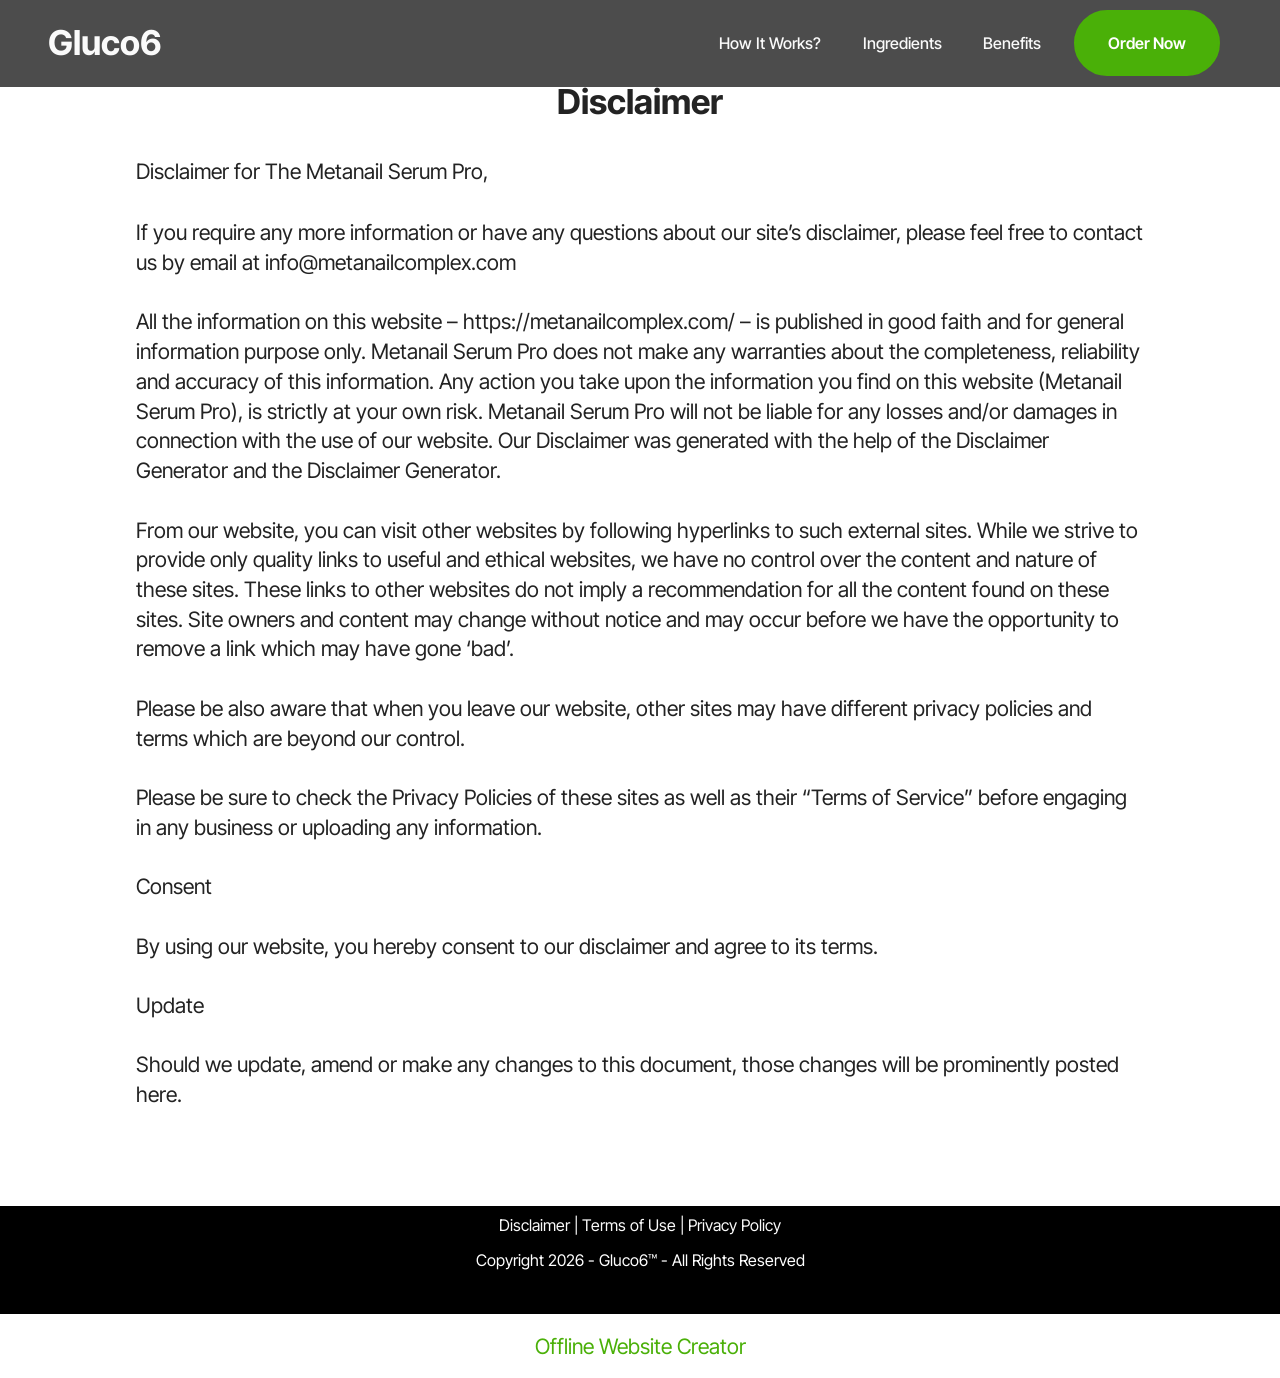
<file: disclaimer.html>
<!DOCTYPE html>
<html  lang="en">
<head>
  <!-- Site made with Mobirise Website Builder v6.1.12, https://mobirise.com -->
  <meta charset="UTF-8">
  <meta http-equiv="X-UA-Compatible" content="IE=edge">
  <meta name="generator" content="Mobirise v6.1.12, mobirise.com">
  <meta name="viewport" content="width=device-width, initial-scale=1, minimum-scale=1">
  <link rel="shortcut icon" href="assets/images/gluco6-testimonial-1.webp" type="image/x-icon">
  <meta name="description" content="Disclaimer">
  
  
  <title>Disclaimer</title>
  <link rel="stylesheet" href="assets/bootstrap/css/bootstrap.min.css">
  <link rel="stylesheet" href="assets/dropdown/css/style.css">
  <link rel="stylesheet" href="assets/socicon/css/styles.css">
  <link rel="stylesheet" href="assets/theme/css/style.css">
  <link rel="preload" href="https://fonts.googleapis.com/css?family=Inter+Tight:100,200,300,400,500,600,700,800,900,100i,200i,300i,400i,500i,600i,700i,800i,900i&display=swap" as="style" onload="this.onload=null;this.rel='stylesheet'">
  <noscript><link rel="stylesheet" href="https://fonts.googleapis.com/css?family=Inter+Tight:100,200,300,400,500,600,700,800,900,100i,200i,300i,400i,500i,600i,700i,800i,900i&display=swap"></noscript>
  <link rel="preload" as="style" href="assets/mobirise/css/mbr-additional.css?v=PDwEkX"><link rel="stylesheet" href="assets/mobirise/css/mbr-additional.css?v=PDwEkX" type="text/css">

  
  
  
</head>
<body>
  
  <section data-bs-version="5.1" class="menu menu2 cid-vvjRE5VQ8q" once="menu" id="menu2-21">
    
    <nav class="navbar navbar-dropdown navbar-expand-lg">
        <div class="container">
            <div class="navbar-brand">
                
                <span class="navbar-caption-wrap"><a class="navbar-caption text-white text-primary display-2" href="https://612e89ben7lu1r92ompbax3qa4.hop.clickbank.net">Gluco6&nbsp;<br></a></span>
            </div>
            <button class="navbar-toggler" type="button" data-toggle="collapse" data-bs-toggle="collapse" data-target="#navbarSupportedContent" data-bs-target="#navbarSupportedContent" aria-controls="navbarNavAltMarkup" aria-expanded="false" aria-label="Toggle navigation">
                <div class="hamburger">
                    <span></span>
                    <span></span>
                    <span></span>
                    <span></span>
                </div>
            </button>
            <div class="collapse navbar-collapse" id="navbarSupportedContent">
                <ul class="navbar-nav nav-dropdown" data-app-modern-menu="true"><li class="nav-item"><a class="nav-link link text-white display-4" href="index.html#header3-1m">How It Works?</a></li>
                    <li class="nav-item"><a class="nav-link link text-white display-4" href="index.html#features20-x">
                            Ingredients</a></li>
                    <li class="nav-item"><a class="nav-link link text-white display-4" href="index.html#header3-1n">Benefits</a>
                    </li></ul>
                
                <div class="navbar-buttons mbr-section-btn"><a class="btn btn-primary display-4" href="https://612e89ben7lu1r92ompbax3qa4.hop.clickbank.net">Order Now</a></div>
            </div>
        </div>
    </nav>
</section>

<section data-bs-version="5.1" class="content5 cid-v9iTd79zZ8" id="content5-1t">
    
    <div class="container">
        <div class="row justify-content-center">
            <div class="col-md-12 col-lg-10">
                <h3 class="mbr-section-title mbr-fonts-style mb-4 display-2">
                    <strong>Disclaimer</strong>
                </h3>
                <h4 class="mbr-section-subtitle mbr-fonts-style mb-4 display-7">Disclaimer for The Metanail Serum Pro,</h4>
                <p class="mbr-text mbr-fonts-style display-7">If you require any more information or have any questions about our site’s disclaimer, please feel free to contact us by email at info@metanailcomplex.com<br>
<br>All the information on this website – https://metanailcomplex.com/ – is published in good faith and for general information purpose only. Metanail Serum Pro does not make any warranties about the completeness, reliability and accuracy of this information. Any action you take upon the information you find on this website (Metanail Serum Pro), is strictly at your own risk. Metanail Serum Pro will not be liable for any losses and/or damages in connection with the use of our website. Our Disclaimer was generated with the help of the Disclaimer Generator and the Disclaimer Generator.
<br>
<br>From our website, you can visit other websites by following hyperlinks to such external sites. While we strive to provide only quality links to useful and ethical websites, we have no control over the content and nature of these sites. These links to other websites do not imply a recommendation for all the content found on these sites. Site owners and content may change without notice and may occur before we have the opportunity to remove a link which may have gone ‘bad’.
<br>
<br>Please be also aware that when you leave our website, other sites may have different privacy policies and terms which are beyond our control.
<br>
<br>Please be sure to check the Privacy Policies of these sites as well as their “Terms of Service” before engaging in any business or uploading any information.
<br>
<br>Consent
<br>
<br>By using our website, you hereby consent to our disclaimer and agree to its terms.
<br>
<br>Update
<br>
<br>Should we update, amend or make any changes to this document, those changes will be prominently posted here.</p>
            </div>
        </div>
    </div>
</section>

<section data-bs-version="5.1" class="footer3 cid-uSDDWmb6KM" once="footers" id="footer3-1s">

    

    

    <div class="container">
        <div class="media-container-row align-center mbr-white">
            
            
            <div class="JCB row row-copirayt">
            <p><a href="https://getspartamax.com/disclaimer.php" class="text-white text-primary" target="_blank">Disclaimer </a>|<a href="https://gluco6.com/terms/?hopId=592b2969-1386-4f22-a106-40213ed64f68" class="text-white text-primary" target="_blank"> Terms of Use</a>&nbsp;| <a href="https://gluco6.com/privacy/?hopId=592b2969-1386-4f22-a106-40213ed64f68" class="text-white text-primary" target="_blank">Privacy&nbsp;Policy</a></p>
            
            <p class="mbr-text mb-0 mbr-fonts-style mbr-white align-center display-4">Copyright 2026 - Gluco6™ - All Rights Reserved</p>
                
                
            </div>
        </div>
    </div>
</section><section class="display-7" style="padding: 0;align-items: center;justify-content: center;flex-wrap: wrap;    align-content: center;display: flex;position: relative;height: 4rem;"><a href="https://mobiri.se/4429519" style="flex: 1 1;height: 4rem;position: absolute;width: 100%;z-index: 1;"><img alt="" style="height: 4rem;" src="[data-uri]"></a><p style="margin: 0;text-align: center;" class="display-7">&#8204;</p><a style="z-index:1" href="https://mobirise.com/offline-website-builder.html">Offline Website Creator</a></section><script src="assets/bootstrap/js/bootstrap.bundle.min.js"></script>  <script src="assets/smoothscroll/smooth-scroll.js"></script>  <script src="assets/ytplayer/index.js"></script>  <script src="assets/dropdown/js/navbar-dropdown.js"></script>  <script src="assets/theme/js/script.js"></script>  
  
  
</body>
</html>
</file>
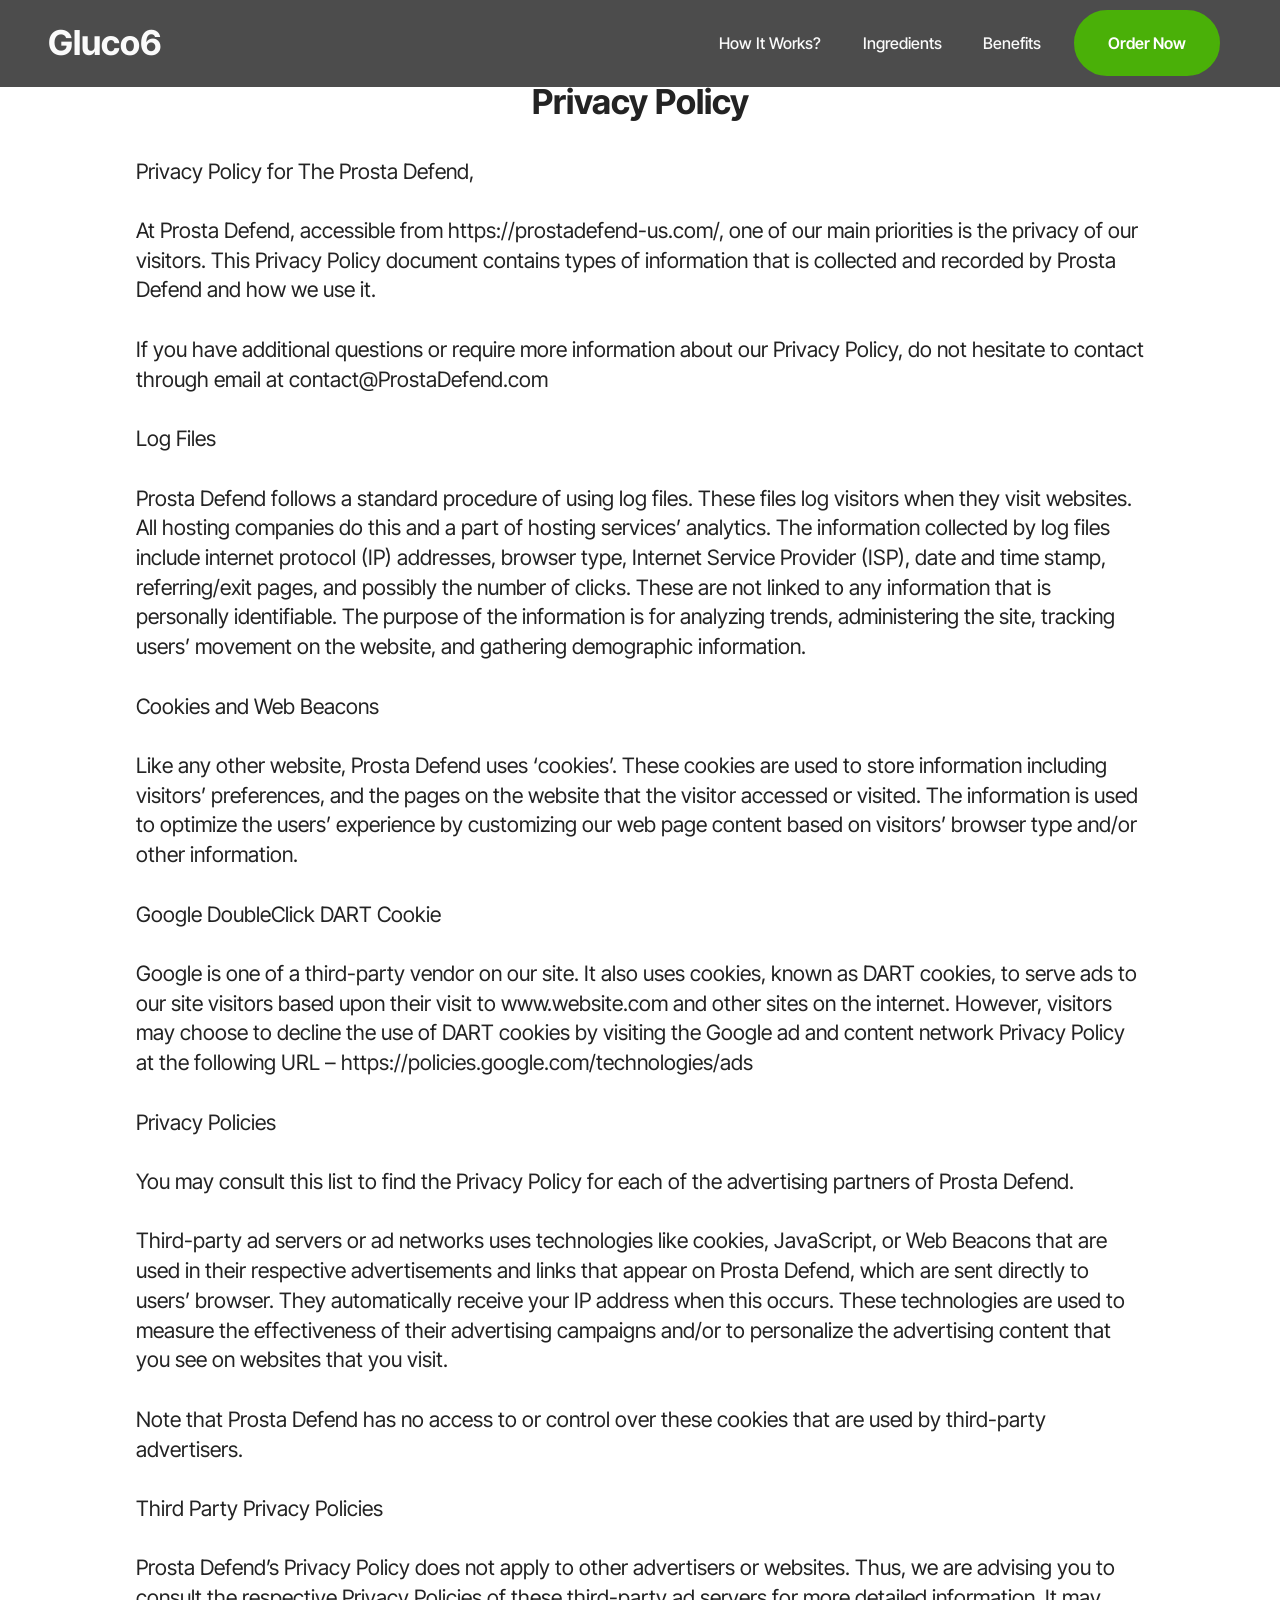
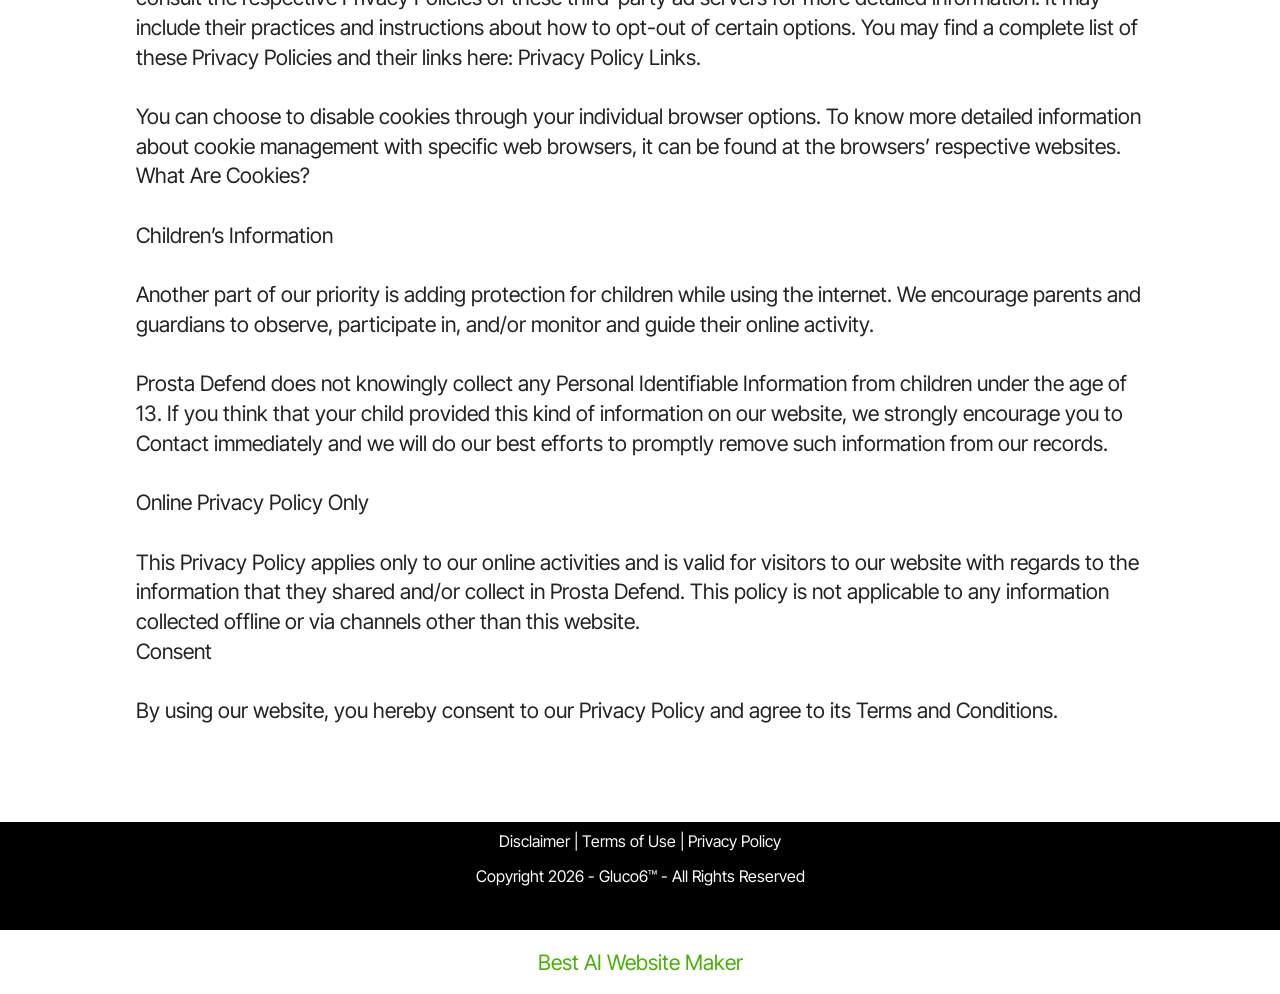
<file: privacy-policy.html>
<!DOCTYPE html>
<html  lang="en">
<head>
  <!-- Site made with Mobirise Website Builder v6.1.12, https://mobirise.com -->
  <meta charset="UTF-8">
  <meta http-equiv="X-UA-Compatible" content="IE=edge">
  <meta name="generator" content="Mobirise v6.1.12, mobirise.com">
  <meta name="viewport" content="width=device-width, initial-scale=1, minimum-scale=1">
  <link rel="shortcut icon" href="assets/images/gluco6-testimonial-1.webp" type="image/x-icon">
  <meta name="description" content="Privacy Policy">
  
  
  <title>Privacy Policy</title>
  <link rel="stylesheet" href="assets/bootstrap/css/bootstrap.min.css">
  <link rel="stylesheet" href="assets/dropdown/css/style.css">
  <link rel="stylesheet" href="assets/socicon/css/styles.css">
  <link rel="stylesheet" href="assets/theme/css/style.css">
  <link rel="preload" href="https://fonts.googleapis.com/css?family=Inter+Tight:100,200,300,400,500,600,700,800,900,100i,200i,300i,400i,500i,600i,700i,800i,900i&display=swap" as="style" onload="this.onload=null;this.rel='stylesheet'">
  <noscript><link rel="stylesheet" href="https://fonts.googleapis.com/css?family=Inter+Tight:100,200,300,400,500,600,700,800,900,100i,200i,300i,400i,500i,600i,700i,800i,900i&display=swap"></noscript>
  <link rel="preload" as="style" href="assets/mobirise/css/mbr-additional.css?v=1sTtLC"><link rel="stylesheet" href="assets/mobirise/css/mbr-additional.css?v=1sTtLC" type="text/css">

  
  
  
</head>
<body>
  
  <section data-bs-version="5.1" class="menu menu2 cid-vvjRE5VQ8q" once="menu" id="menu2-21">
    
    <nav class="navbar navbar-dropdown navbar-expand-lg">
        <div class="container">
            <div class="navbar-brand">
                
                <span class="navbar-caption-wrap"><a class="navbar-caption text-white text-primary display-2" href="https://612e89ben7lu1r92ompbax3qa4.hop.clickbank.net">Gluco6&nbsp;<br></a></span>
            </div>
            <button class="navbar-toggler" type="button" data-toggle="collapse" data-bs-toggle="collapse" data-target="#navbarSupportedContent" data-bs-target="#navbarSupportedContent" aria-controls="navbarNavAltMarkup" aria-expanded="false" aria-label="Toggle navigation">
                <div class="hamburger">
                    <span></span>
                    <span></span>
                    <span></span>
                    <span></span>
                </div>
            </button>
            <div class="collapse navbar-collapse" id="navbarSupportedContent">
                <ul class="navbar-nav nav-dropdown" data-app-modern-menu="true"><li class="nav-item"><a class="nav-link link text-white display-4" href="index.html#header3-1m">How It Works?</a></li>
                    <li class="nav-item"><a class="nav-link link text-white display-4" href="index.html#features20-x">
                            Ingredients</a></li>
                    <li class="nav-item"><a class="nav-link link text-white display-4" href="index.html#header3-1n">Benefits</a>
                    </li></ul>
                
                <div class="navbar-buttons mbr-section-btn"><a class="btn btn-primary display-4" href="https://612e89ben7lu1r92ompbax3qa4.hop.clickbank.net">Order Now</a></div>
            </div>
        </div>
    </nav>
</section>

<section data-bs-version="5.1" class="content5 cid-v9iSN8Kppa" id="content5-1r">
    
    <div class="container">
        <div class="row justify-content-center">
            <div class="col-md-12 col-lg-10">
                <h3 class="mbr-section-title mbr-fonts-style mb-4 display-2"><strong>Privacy Policy</strong></h3>
                
                <p class="mbr-text mbr-fonts-style display-7">Privacy Policy for The Prosta Defend,
<br>
<br>At Prosta Defend, accessible from https://prostadefend-us.com/, one of our main priorities is the privacy of our visitors. This Privacy Policy document contains types of information that is collected and recorded by Prosta Defend and how we use it.
<br>
<br>If you have additional questions or require more information about our Privacy Policy, do not hesitate to contact through email at contact@ProstaDefend.com
<br>
<br>Log Files
<br>
<br>Prosta Defend follows a standard procedure of using log files. These files log visitors when they visit websites. All hosting companies do this and a part of hosting services’ analytics. The information collected by log files include internet protocol (IP) addresses, browser type, Internet Service Provider (ISP), date and time stamp, referring/exit pages, and possibly the number of clicks. These are not linked to any information that is personally identifiable. The purpose of the information is for analyzing trends, administering the site, tracking users’ movement on the website, and gathering demographic information.
<br>
<br>Cookies and Web Beacons
<br>
<br>Like any other website, Prosta Defend uses ‘cookies’. These cookies are used to store information including visitors’ preferences, and the pages on the website that the visitor accessed or visited. The information is used to optimize the users’ experience by customizing our web page content based on visitors’ browser type and/or other information.
<br>
<br>Google DoubleClick DART Cookie
<br>
<br>Google is one of a third-party vendor on our site. It also uses cookies, known as DART cookies, to serve ads to our site visitors based upon their visit to www.website.com and other sites on the internet. However, visitors may choose to decline the use of DART cookies by visiting the Google ad and content network Privacy Policy at the following URL – https://policies.google.com/technologies/ads
<br>
<br>Privacy Policies
<br>
<br>You may consult this list to find the Privacy Policy for each of the advertising partners of Prosta Defend.
<br>
<br>Third-party ad servers or ad networks uses technologies like cookies, JavaScript, or Web Beacons that are used in their respective advertisements and links that appear on Prosta Defend, which are sent directly to users’ browser. They automatically receive your IP address when this occurs. These technologies are used to measure the effectiveness of their advertising campaigns and/or to personalize the advertising content that you see on websites that you visit.
<br>
<br>Note that Prosta Defend has no access to or control over these cookies that are used by third-party advertisers.
<br>
<br>Third Party Privacy Policies
<br>
<br>Prosta Defend’s Privacy Policy does not apply to other advertisers or websites. Thus, we are advising you to consult the respective Privacy Policies of these third-party ad servers for more detailed information. It may include their practices and instructions about how to opt-out of certain options. You may find a complete list of these Privacy Policies and their links here: Privacy Policy Links.
<br>
<br>You can choose to disable cookies through your individual browser options. To know more detailed information about cookie management with specific web browsers, it can be found at the browsers’ respective websites. What Are Cookies?
<br>
<br>Children’s Information
<br>
<br>Another part of our priority is adding protection for children while using the internet. We encourage parents and guardians to observe, participate in, and/or monitor and guide their online activity.
<br>
<br>Prosta Defend does not knowingly collect any Personal Identifiable Information from children under the age of 13. If you think that your child provided this kind of information on our website, we strongly encourage you to Contact immediately and we will do our best efforts to promptly remove such information from our records.
<br>
<br>Online Privacy Policy Only
<br>
<br>This Privacy Policy applies only to our online activities and is valid for visitors to our website with regards to the information that they shared and/or collect in Prosta Defend. This policy is not applicable to any information collected offline or via channels other than this website.
<br>Consent
<br>
<br>By using our website, you hereby consent to our Privacy Policy and agree to its Terms and Conditions.</p>
            </div>
        </div>
    </div>
</section>

<section data-bs-version="5.1" class="footer3 cid-uSDDWmb6KM" once="footers" id="footer3-1q">

    

    

    <div class="container">
        <div class="media-container-row align-center mbr-white">
            
            
            <div class="JCB row row-copirayt">
            <p><a href="https://getspartamax.com/disclaimer.php" class="text-white text-primary" target="_blank">Disclaimer </a>|<a href="https://gluco6.com/terms/?hopId=592b2969-1386-4f22-a106-40213ed64f68" class="text-white text-primary" target="_blank"> Terms of Use</a>&nbsp;| <a href="https://gluco6.com/privacy/?hopId=592b2969-1386-4f22-a106-40213ed64f68" class="text-white text-primary" target="_blank">Privacy&nbsp;Policy</a></p>
            
            <p class="mbr-text mb-0 mbr-fonts-style mbr-white align-center display-4">Copyright 2026 - Gluco6™ - All Rights Reserved</p>
                
                
            </div>
        </div>
    </div>
</section><section class="display-7" style="padding: 0;align-items: center;justify-content: center;flex-wrap: wrap;    align-content: center;display: flex;position: relative;height: 4rem;"><a href="https://mobiri.se/4429519" style="flex: 1 1;height: 4rem;position: absolute;width: 100%;z-index: 1;"><img alt="" style="height: 4rem;" src="[data-uri]"></a><p style="margin: 0;text-align: center;" class="display-7">&#8204;</p><a style="z-index:1" href="https://mobirise.com/builder/ai-website-maker.html">Best AI Website Maker</a></section><script src="assets/bootstrap/js/bootstrap.bundle.min.js"></script>  <script src="assets/smoothscroll/smooth-scroll.js"></script>  <script src="assets/ytplayer/index.js"></script>  <script src="assets/dropdown/js/navbar-dropdown.js"></script>  <script src="assets/theme/js/script.js"></script>  
  
  
</body>
</html>
</file>
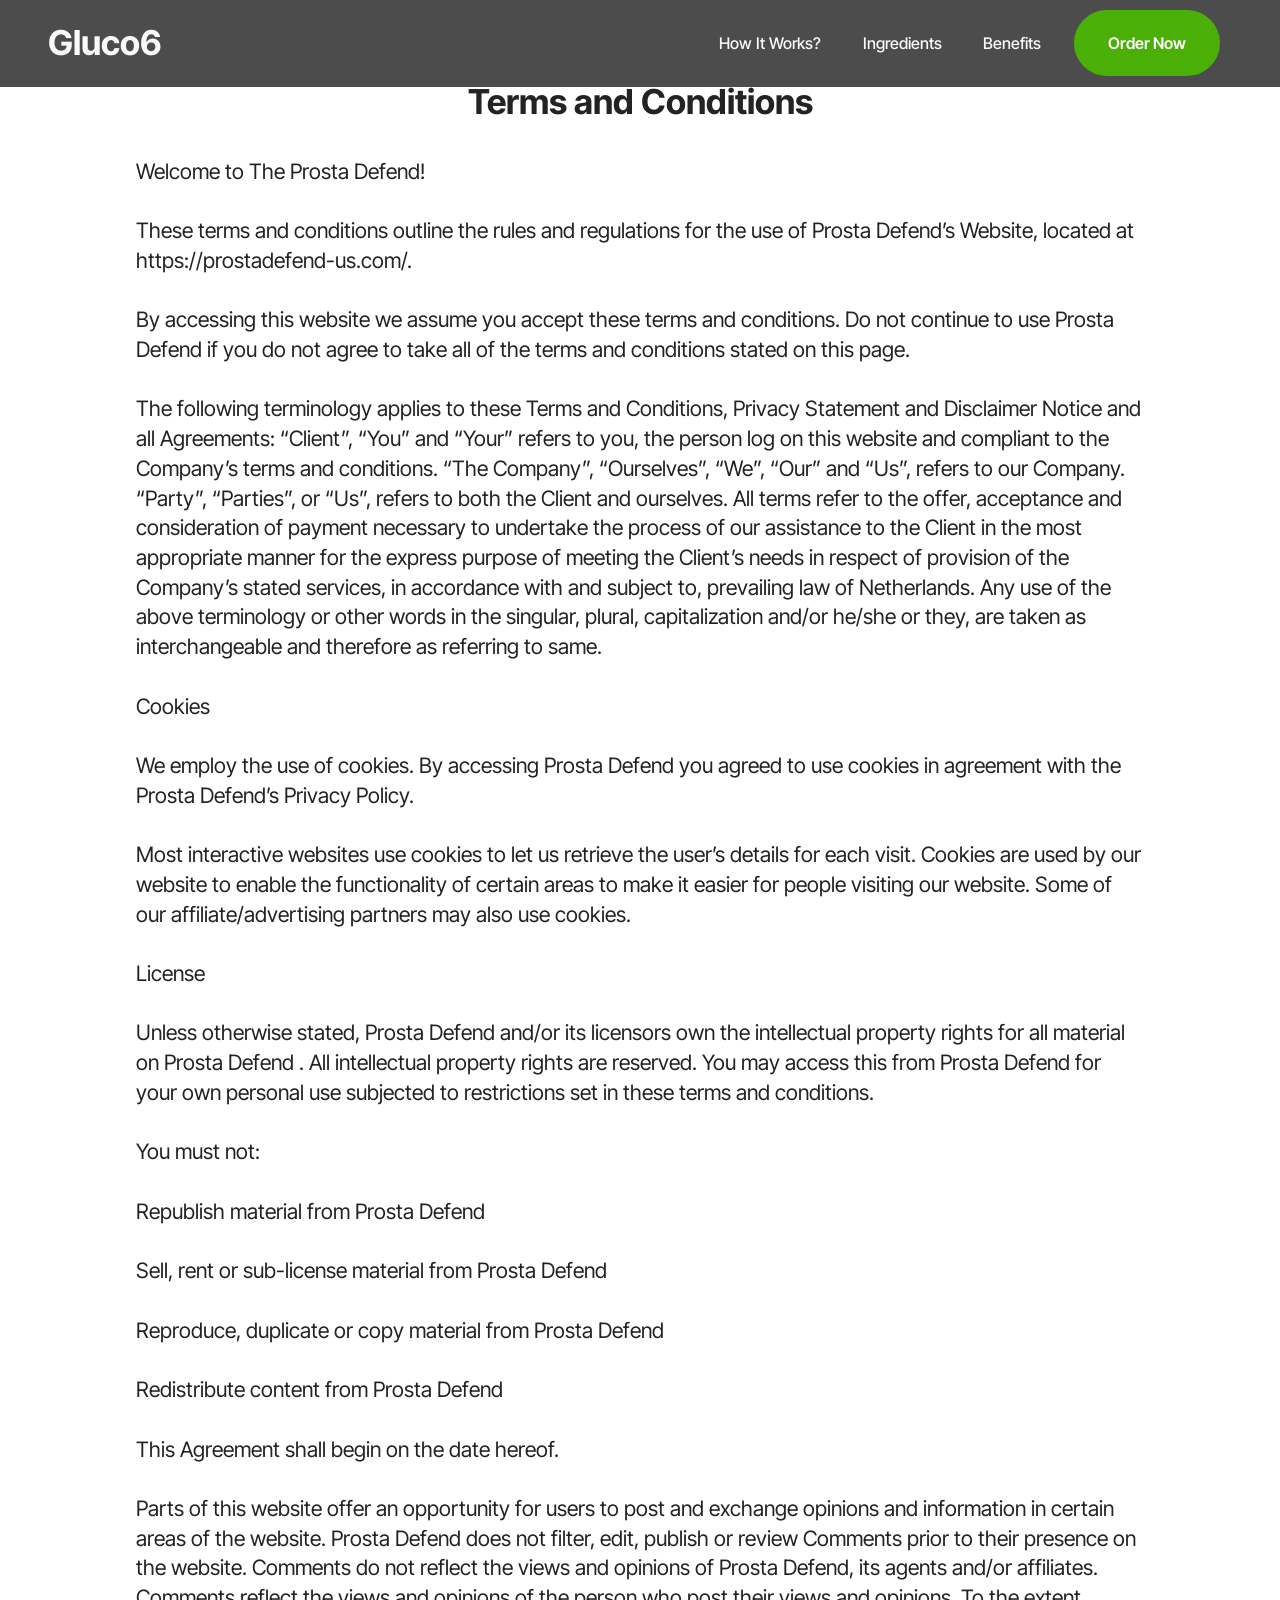
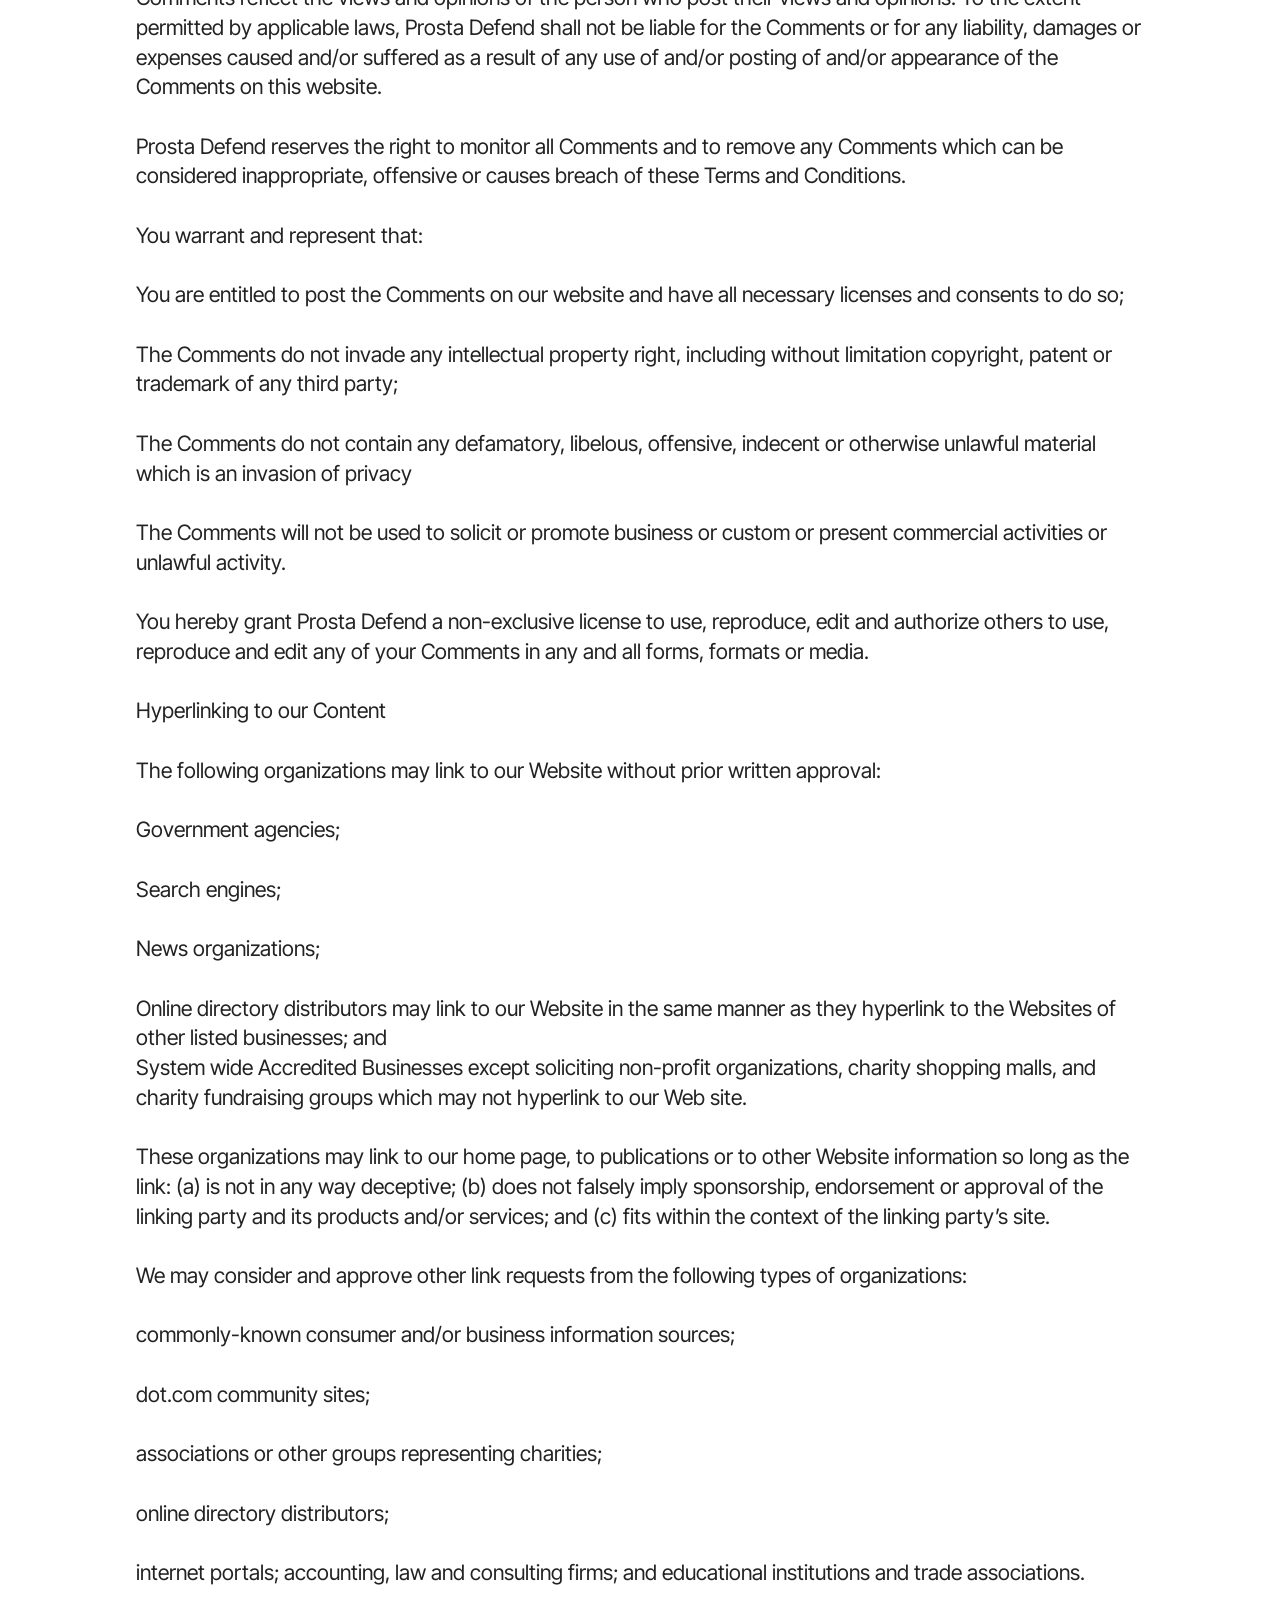
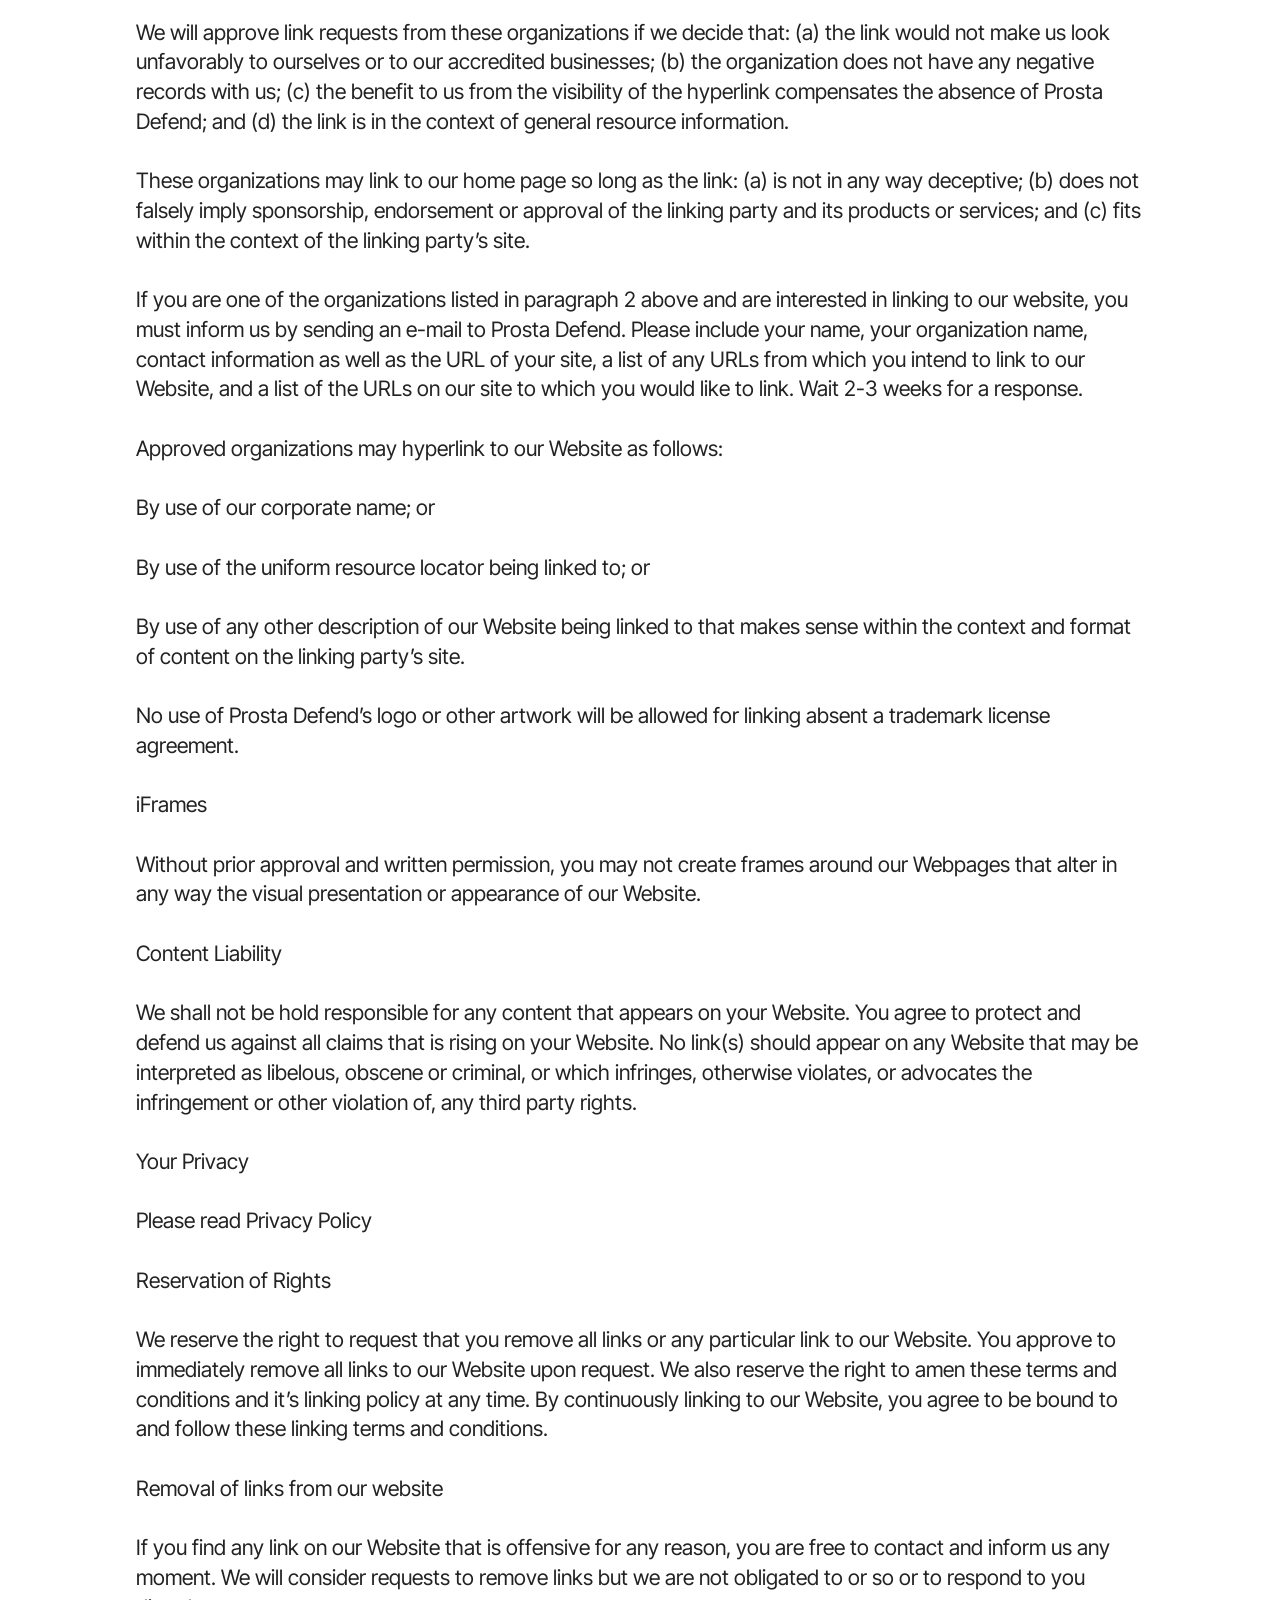
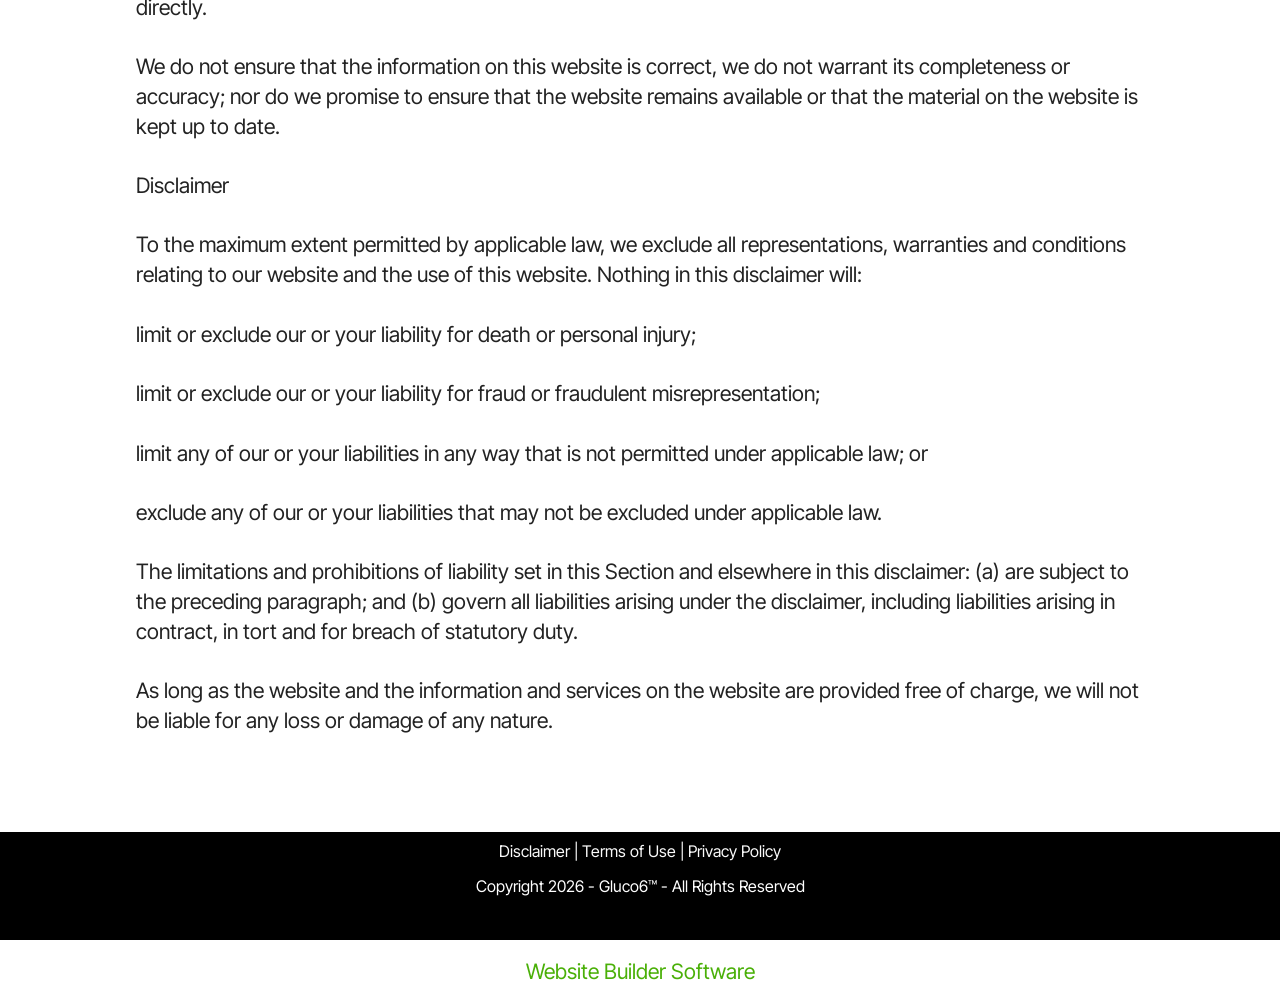
<file: terms.html>
<!DOCTYPE html>
<html  lang="en">
<head>
  <!-- Site made with Mobirise Website Builder v6.1.12, https://mobirise.com -->
  <meta charset="UTF-8">
  <meta http-equiv="X-UA-Compatible" content="IE=edge">
  <meta name="generator" content="Mobirise v6.1.12, mobirise.com">
  <meta name="viewport" content="width=device-width, initial-scale=1, minimum-scale=1">
  <link rel="shortcut icon" href="assets/images/gluco6-testimonial-1.webp" type="image/x-icon">
  <meta name="description" content="Terms and Conditions">
  
  
  <title>Terms and Conditions</title>
  <link rel="stylesheet" href="assets/bootstrap/css/bootstrap.min.css">
  <link rel="stylesheet" href="assets/dropdown/css/style.css">
  <link rel="stylesheet" href="assets/socicon/css/styles.css">
  <link rel="stylesheet" href="assets/theme/css/style.css">
  <link rel="preload" href="https://fonts.googleapis.com/css?family=Inter+Tight:100,200,300,400,500,600,700,800,900,100i,200i,300i,400i,500i,600i,700i,800i,900i&display=swap" as="style" onload="this.onload=null;this.rel='stylesheet'">
  <noscript><link rel="stylesheet" href="https://fonts.googleapis.com/css?family=Inter+Tight:100,200,300,400,500,600,700,800,900,100i,200i,300i,400i,500i,600i,700i,800i,900i&display=swap"></noscript>
  <link rel="preload" as="style" href="assets/mobirise/css/mbr-additional.css?v=3cFE5N"><link rel="stylesheet" href="assets/mobirise/css/mbr-additional.css?v=3cFE5N" type="text/css">

  
  
  
</head>
<body>
  
  <section data-bs-version="5.1" class="menu menu2 cid-vvjRE5VQ8q" once="menu" id="menu2-21">
    
    <nav class="navbar navbar-dropdown navbar-expand-lg">
        <div class="container">
            <div class="navbar-brand">
                
                <span class="navbar-caption-wrap"><a class="navbar-caption text-white text-primary display-2" href="https://612e89ben7lu1r92ompbax3qa4.hop.clickbank.net">Gluco6&nbsp;<br></a></span>
            </div>
            <button class="navbar-toggler" type="button" data-toggle="collapse" data-bs-toggle="collapse" data-target="#navbarSupportedContent" data-bs-target="#navbarSupportedContent" aria-controls="navbarNavAltMarkup" aria-expanded="false" aria-label="Toggle navigation">
                <div class="hamburger">
                    <span></span>
                    <span></span>
                    <span></span>
                    <span></span>
                </div>
            </button>
            <div class="collapse navbar-collapse" id="navbarSupportedContent">
                <ul class="navbar-nav nav-dropdown" data-app-modern-menu="true"><li class="nav-item"><a class="nav-link link text-white display-4" href="index.html#header3-1m">How It Works?</a></li>
                    <li class="nav-item"><a class="nav-link link text-white display-4" href="index.html#features20-x">
                            Ingredients</a></li>
                    <li class="nav-item"><a class="nav-link link text-white display-4" href="index.html#header3-1n">Benefits</a>
                    </li></ul>
                
                <div class="navbar-buttons mbr-section-btn"><a class="btn btn-primary display-4" href="https://612e89ben7lu1r92ompbax3qa4.hop.clickbank.net">Order Now</a></div>
            </div>
        </div>
    </nav>
</section>

<section data-bs-version="5.1" class="content5 cid-v9iRNTFE0Z" id="content5-1p">
    
    <div class="container">
        <div class="row justify-content-center">
            <div class="col-md-12 col-lg-10">
                <h3 class="mbr-section-title mbr-fonts-style mb-4 display-2"><strong>Terms and Conditions</strong></h3>
                
                <p class="mbr-text mbr-fonts-style display-7">Welcome to The Prosta Defend!
<br>
<br>These terms and conditions outline the rules and regulations for the use of Prosta Defend’s Website, located at https://prostadefend-us.com/.
<br>
<br>By accessing this website we assume you accept these terms and conditions. Do not continue to use Prosta Defend if you do not agree to take all of the terms and conditions stated on this page.
<br>
<br>The following terminology applies to these Terms and Conditions, Privacy Statement and Disclaimer Notice and all Agreements: “Client”, “You” and “Your” refers to you, the person log on this website and compliant to the Company’s terms and conditions. “The Company”, “Ourselves”, “We”, “Our” and “Us”, refers to our Company. “Party”, “Parties”, or “Us”, refers to both the Client and ourselves. All terms refer to the offer, acceptance and consideration of payment necessary to undertake the process of our assistance to the Client in the most appropriate manner for the express purpose of meeting the Client’s needs in respect of provision of the Company’s stated services, in accordance with and subject to, prevailing law of Netherlands. Any use of the above terminology or other words in the singular, plural, capitalization and/or he/she or they, are taken as interchangeable and therefore as referring to same.
<br>
<br>Cookies
<br>
<br>We employ the use of cookies. By accessing Prosta Defend you agreed to use cookies in agreement with the Prosta Defend’s Privacy Policy.
<br>
<br>Most interactive websites use cookies to let us retrieve the user’s details for each visit. Cookies are used by our website to enable the functionality of certain areas to make it easier for people visiting our website. Some of our affiliate/advertising partners may also use cookies.
<br>
<br>License
<br>
<br>Unless otherwise stated, Prosta Defend and/or its licensors own the intellectual property rights for all material on Prosta Defend . All intellectual property rights are reserved. You may access this from Prosta Defend for your own personal use subjected to restrictions set in these terms and conditions.
<br>
<br>You must not:
<br>
<br>Republish material from Prosta Defend
<br>
<br>Sell, rent or sub-license material from Prosta Defend
<br>
<br>Reproduce, duplicate or copy material from Prosta Defend
<br>
<br>Redistribute content from Prosta Defend
<br>
<br>This Agreement shall begin on the date hereof.
<br>
<br>Parts of this website offer an opportunity for users to post and exchange opinions and information in certain areas of the website. Prosta Defend does not filter, edit, publish or review Comments prior to their presence on the website. Comments do not reflect the views and opinions of Prosta Defend, its agents and/or affiliates. Comments reflect the views and opinions of the person who post their views and opinions. To the extent permitted by applicable laws, Prosta Defend shall not be liable for the Comments or for any liability, damages or expenses caused and/or suffered as a result of any use of and/or posting of and/or appearance of the Comments on this website.
<br>
<br>Prosta Defend reserves the right to monitor all Comments and to remove any Comments which can be considered inappropriate, offensive or causes breach of these Terms and Conditions.
<br>
<br>You warrant and represent that:
<br>
<br>You are entitled to post the Comments on our website and have all necessary licenses and consents to do so;
<br>
<br>The Comments do not invade any intellectual property right, including without limitation copyright, patent or trademark of any third party;
<br>
<br>The Comments do not contain any defamatory, libelous, offensive, indecent or otherwise unlawful material which is an invasion of privacy
<br>
<br>The Comments will not be used to solicit or promote business or custom or present commercial activities or unlawful activity.
<br>
<br>You hereby grant Prosta Defend a non-exclusive license to use, reproduce, edit and authorize others to use, reproduce and edit any of your Comments in any and all forms, formats or media.
<br>
<br>Hyperlinking to our Content
<br>
<br>The following organizations may link to our Website without prior written approval:
<br>
<br>Government agencies;
<br>
<br>Search engines;
<br>
<br>News organizations;
<br>
<br>Online directory distributors may link to our Website in the same manner as they hyperlink to the Websites of other listed businesses; and
<br>System wide Accredited Businesses except soliciting non-profit organizations, charity shopping malls, and charity fundraising groups which may not hyperlink to our Web site.
<br>
<br>These organizations may link to our home page, to publications or to other Website information so long as the link: (a) is not in any way deceptive; (b) does not falsely imply sponsorship, endorsement or approval of the linking party and its products and/or services; and (c) fits within the context of the linking party’s site.
<br>
<br>We may consider and approve other link requests from the following types of organizations:
<br>
<br>commonly-known consumer and/or business information sources;
<br>
<br>dot.com community sites;
<br>
<br>associations or other groups representing charities;
<br>
<br>online directory distributors;
<br>
<br>internet portals; accounting, law and consulting firms; and educational institutions and trade associations.
<br>
<br>We will approve link requests from these organizations if we decide that: (a) the link would not make us look unfavorably to ourselves or to our accredited businesses; (b) the organization does not have any negative records with us; (c) the benefit to us from the visibility of the hyperlink compensates the absence of Prosta Defend; and (d) the link is in the context of general resource information.
<br>
<br>These organizations may link to our home page so long as the link: (a) is not in any way deceptive; (b) does not falsely imply sponsorship, endorsement or approval of the linking party and its products or services; and (c) fits within the context of the linking party’s site.
<br>
<br>If you are one of the organizations listed in paragraph 2 above and are interested in linking to our website, you must inform us by sending an e-mail to Prosta Defend. Please include your name, your organization name, contact information as well as the URL of your site, a list of any URLs from which you intend to link to our Website, and a list of the URLs on our site to which you would like to link. Wait 2-3 weeks for a response.
<br>
<br>Approved organizations may hyperlink to our Website as follows:
<br>
<br>By use of our corporate name; or
<br>
<br>By use of the uniform resource locator being linked to; or
<br>
<br>By use of any other description of our Website being linked to that makes sense within the context and format of content on the linking party’s site.
<br>
<br>No use of Prosta Defend’s logo or other artwork will be allowed for linking absent a trademark license agreement.
<br>
<br>iFrames
<br>
<br>Without prior approval and written permission, you may not create frames around our Webpages that alter in any way the visual presentation or appearance of our Website.
<br>
<br>Content Liability
<br>
<br>We shall not be hold responsible for any content that appears on your Website. You agree to protect and defend us against all claims that is rising on your Website. No link(s) should appear on any Website that may be interpreted as libelous, obscene or criminal, or which infringes, otherwise violates, or advocates the infringement or other violation of, any third party rights.
<br>
<br>Your Privacy
<br>
<br>Please read Privacy Policy
<br>
<br>Reservation of Rights
<br>
<br>We reserve the right to request that you remove all links or any particular link to our Website. You approve to immediately remove all links to our Website upon request. We also reserve the right to amen these terms and conditions and it’s linking policy at any time. By continuously linking to our Website, you agree to be bound to and follow these linking terms and conditions.
<br>
<br>Removal of links from our website
<br>
<br>If you find any link on our Website that is offensive for any reason, you are free to contact and inform us any moment. We will consider requests to remove links but we are not obligated to or so or to respond to you directly.
<br>
<br>We do not ensure that the information on this website is correct, we do not warrant its completeness or accuracy; nor do we promise to ensure that the website remains available or that the material on the website is kept up to date.
<br>
<br>Disclaimer
<br>
<br>To the maximum extent permitted by applicable law, we exclude all representations, warranties and conditions relating to our website and the use of this website. Nothing in this disclaimer will:
<br>
<br>limit or exclude our or your liability for death or personal injury;
<br>
<br>limit or exclude our or your liability for fraud or fraudulent misrepresentation;
<br>
<br>limit any of our or your liabilities in any way that is not permitted under applicable law; or
<br>
<br>exclude any of our or your liabilities that may not be excluded under applicable law.
<br>
<br>The limitations and prohibitions of liability set in this Section and elsewhere in this disclaimer: (a) are subject to the preceding paragraph; and (b) govern all liabilities arising under the disclaimer, including liabilities arising in contract, in tort and for breach of statutory duty.
<br>
<br>As long as the website and the information and services on the website are provided free of charge, we will not be liable for any loss or damage of any nature.</p>
            </div>
        </div>
    </div>
</section>

<section data-bs-version="5.1" class="footer3 cid-uSDDWmb6KM" once="footers" id="footer3-1o">

    

    

    <div class="container">
        <div class="media-container-row align-center mbr-white">
            
            
            <div class="JCB row row-copirayt">
            <p><a href="https://getspartamax.com/disclaimer.php" class="text-white text-primary" target="_blank">Disclaimer </a>|<a href="https://gluco6.com/terms/?hopId=592b2969-1386-4f22-a106-40213ed64f68" class="text-white text-primary" target="_blank"> Terms of Use</a>&nbsp;| <a href="https://gluco6.com/privacy/?hopId=592b2969-1386-4f22-a106-40213ed64f68" class="text-white text-primary" target="_blank">Privacy&nbsp;Policy</a></p>
            
            <p class="mbr-text mb-0 mbr-fonts-style mbr-white align-center display-4">Copyright 2026 - Gluco6™ - All Rights Reserved</p>
                
                
            </div>
        </div>
    </div>
</section><section class="display-7" style="padding: 0;align-items: center;justify-content: center;flex-wrap: wrap;    align-content: center;display: flex;position: relative;height: 4rem;"><a href="https://mobiri.se/4429519" style="flex: 1 1;height: 4rem;position: absolute;width: 100%;z-index: 1;"><img alt="" style="height: 4rem;" src="[data-uri]"></a><p style="margin: 0;text-align: center;" class="display-7">&#8204;</p><a style="z-index:1" href="https://mobirise.com"> Website Builder Software</a></section><script src="assets/bootstrap/js/bootstrap.bundle.min.js"></script>  <script src="assets/smoothscroll/smooth-scroll.js"></script>  <script src="assets/ytplayer/index.js"></script>  <script src="assets/dropdown/js/navbar-dropdown.js"></script>  <script src="assets/theme/js/script.js"></script>  
  
  
</body>
</html>
</file>
<file: assets/web/assets/mobirise-icons2/mobirise2.css>
@font-face {
  font-family: 'Moririse2';
  font-display: swap;
  src:  url('mobirise2.eot?f2bix4');
  src:  url('mobirise2.eot?f2bix4#iefix') format('embedded-opentype'),
    url('mobirise2.woff2?f2bix4') format('woff2'),
    url('mobirise2.woff?f2bix4') format('woff'),
    url('mobirise2.ttf?f2bix4') format('truetype'),
    url('mobirise2.svg?f2bix4#mobirise2') format('svg');
  font-weight: normal;
  font-style: normal;
}

[class^="mobi-"], [class*=" mobi-"] {
  /* use !important to prevent issues with browser extensions that change fonts */
  font-family: 'Moririse2' !important;
  speak: none;
  font-style: normal;
  font-weight: normal;
  font-variant: normal;
  text-transform: none;
  line-height: 1;

  /* Better Font Rendering =========== */
  -webkit-font-smoothing: antialiased;
  -moz-osx-font-smoothing: grayscale;
}

.mobi-mbri-add-submenu:before {
  content: "\e900";
}
.mobi-mbri-alert:before {
  content: "\e901";
}
.mobi-mbri-align-center:before {
  content: "\e902";
}
.mobi-mbri-align-justify:before {
  content: "\e903";
}
.mobi-mbri-align-left:before {
  content: "\e904";
}
.mobi-mbri-align-right:before {
  content: "\e905";
}
.mobi-mbri-android:before {
  content: "\e906";
}
.mobi-mbri-apple:before {
  content: "\e907";
}
.mobi-mbri-arrow-down:before {
  content: "\e908";
}
.mobi-mbri-arrow-next:before {
  content: "\e909";
}
.mobi-mbri-arrow-prev:before {
  content: "\e90a";
}
.mobi-mbri-arrow-up:before {
  content: "\e90b";
}
.mobi-mbri-bold:before {
  content: "\e90c";
}
.mobi-mbri-bookmark:before {
  content: "\e90d";
}
.mobi-mbri-bootstrap:before {
  content: "\e90e";
}
.mobi-mbri-briefcase:before {
  content: "\e90f";
}
.mobi-mbri-browse:before {
  content: "\e910";
}
.mobi-mbri-bulleted-list:before {
  content: "\e911";
}
.mobi-mbri-calendar:before {
  content: "\e912";
}
.mobi-mbri-camera:before {
  content: "\e913";
}
.mobi-mbri-cart-add:before {
  content: "\e914";
}
.mobi-mbri-cart-full:before {
  content: "\e915";
}
.mobi-mbri-cash:before {
  content: "\e916";
}
.mobi-mbri-change-style:before {
  content: "\e917";
}
.mobi-mbri-chat:before {
  content: "\e918";
}
.mobi-mbri-clock:before {
  content: "\e919";
}
.mobi-mbri-close:before {
  content: "\e91a";
}
.mobi-mbri-cloud:before {
  content: "\e91b";
}
.mobi-mbri-code:before {
  content: "\e91c";
}
.mobi-mbri-contact-form:before {
  content: "\e91d";
}
.mobi-mbri-credit-card:before {
  content: "\e91e";
}
.mobi-mbri-cursor-click:before {
  content: "\e91f";
}
.mobi-mbri-cust-feedback:before {
  content: "\e920";
}
.mobi-mbri-database:before {
  content: "\e921";
}
.mobi-mbri-delivery:before {
  content: "\e922";
}
.mobi-mbri-desktop:before {
  content: "\e923";
}
.mobi-mbri-devices:before {
  content: "\e924";
}
.mobi-mbri-down:before {
  content: "\e925";
}
.mobi-mbri-download-2:before {
  content: "\e926";
}
.mobi-mbri-download:before {
  content: "\e927";
}
.mobi-mbri-drag-n-drop-2:before {
  content: "\e928";
}
.mobi-mbri-drag-n-drop:before {
  content: "\e929";
}
.mobi-mbri-edit-2:before {
  content: "\e92a";
}
.mobi-mbri-edit:before {
  content: "\e92b";
}
.mobi-mbri-error:before {
  content: "\e92c";
}
.mobi-mbri-extension:before {
  content: "\e92d";
}
.mobi-mbri-features:before {
  content: "\e92e";
}
.mobi-mbri-file:before {
  content: "\e92f";
}
.mobi-mbri-flag:before {
  content: "\e930";
}
.mobi-mbri-folder:before {
  content: "\e931";
}
.mobi-mbri-gift:before {
  content: "\e932";
}
.mobi-mbri-github:before {
  content: "\e933";
}
.mobi-mbri-globe-2:before {
  content: "\e934";
}
.mobi-mbri-globe:before {
  content: "\e935";
}
.mobi-mbri-growing-chart:before {
  content: "\e936";
}
.mobi-mbri-hearth:before {
  content: "\e937";
}
.mobi-mbri-help:before {
  content: "\e938";
}
.mobi-mbri-home:before {
  content: "\e939";
}
.mobi-mbri-hot-cup:before {
  content: "\e93a";
}
.mobi-mbri-idea:before {
  content: "\e93b";
}
.mobi-mbri-image-gallery:before {
  content: "\e93c";
}
.mobi-mbri-image-slider:before {
  content: "\e93d";
}
.mobi-mbri-info:before {
  content: "\e93e";
}
.mobi-mbri-italic:before {
  content: "\e93f";
}
.mobi-mbri-key:before {
  content: "\e940";
}
.mobi-mbri-laptop:before {
  content: "\e941";
}
.mobi-mbri-layers:before {
  content: "\e942";
}
.mobi-mbri-left-right:before {
  content: "\e943";
}
.mobi-mbri-left:before {
  content: "\e944";
}
.mobi-mbri-letter:before {
  content: "\e945";
}
.mobi-mbri-like:before {
  content: "\e946";
}
.mobi-mbri-link:before {
  content: "\e947";
}
.mobi-mbri-lock:before {
  content: "\e948";
}
.mobi-mbri-login:before {
  content: "\e949";
}
.mobi-mbri-logout:before {
  content: "\e94a";
}
.mobi-mbri-magic-stick:before {
  content: "\e94b";
}
.mobi-mbri-map-pin:before {
  content: "\e94c";
}
.mobi-mbri-menu:before {
  content: "\e94d";
}
.mobi-mbri-mobile-2:before {
  content: "\e94e";
}
.mobi-mbri-mobile-horizontal:before {
  content: "\e94f";
}
.mobi-mbri-mobile:before {
  content: "\e950";
}
.mobi-mbri-mobirise:before {
  content: "\e951";
}
.mobi-mbri-more-horizontal:before {
  content: "\e952";
}
.mobi-mbri-more-vertical:before {
  content: "\e953";
}
.mobi-mbri-music:before {
  content: "\e954";
}
.mobi-mbri-new-file:before {
  content: "\e955";
}
.mobi-mbri-numbered-list:before {
  content: "\e956";
}
.mobi-mbri-opened-folder:before {
  content: "\e957";
}
.mobi-mbri-pages:before {
  content: "\e958";
}
.mobi-mbri-paper-plane:before {
  content: "\e959";
}
.mobi-mbri-paperclip:before {
  content: "\e95a";
}
.mobi-mbri-phone:before {
  content: "\e95b";
}
.mobi-mbri-photo:before {
  content: "\e95c";
}
.mobi-mbri-photos:before {
  content: "\e95d";
}
.mobi-mbri-pin:before {
  content: "\e95e";
}
.mobi-mbri-play:before {
  content: "\e95f";
}
.mobi-mbri-plus:before {
  content: "\e960";
}
.mobi-mbri-preview:before {
  content: "\e961";
}
.mobi-mbri-print:before {
  content: "\e962";
}
.mobi-mbri-protect:before {
  content: "\e963";
}
.mobi-mbri-question:before {
  content: "\e964";
}
.mobi-mbri-quote-left:before {
  content: "\e965";
}
.mobi-mbri-quote-right:before {
  content: "\e966";
}
.mobi-mbri-redo:before {
  content: "\e967";
}
.mobi-mbri-refresh:before {
  content: "\e968";
}
.mobi-mbri-responsive-2:before {
  content: "\e969";
}
.mobi-mbri-responsive:before {
  content: "\e96a";
}
.mobi-mbri-right:before {
  content: "\e96b";
}
.mobi-mbri-rocket:before {
  content: "\e96c";
}
.mobi-mbri-sad-face:before {
  content: "\e96d";
}
.mobi-mbri-sale:before {
  content: "\e96e";
}
.mobi-mbri-save:before {
  content: "\e96f";
}
.mobi-mbri-search:before {
  content: "\e970";
}
.mobi-mbri-setting-2:before {
  content: "\e971";
}
.mobi-mbri-setting-3:before {
  content: "\e972";
}
.mobi-mbri-setting:before {
  content: "\e973";
}
.mobi-mbri-share:before {
  content: "\e974";
}
.mobi-mbri-shopping-bag:before {
  content: "\e975";
}
.mobi-mbri-shopping-basket:before {
  content: "\e976";
}
.mobi-mbri-shopping-cart:before {
  content: "\e977";
}
.mobi-mbri-sites:before {
  content: "\e978";
}
.mobi-mbri-smile-face:before {
  content: "\e979";
}
.mobi-mbri-speed:before {
  content: "\e97a";
}
.mobi-mbri-star:before {
  content: "\e97b";
}
.mobi-mbri-success:before {
  content: "\e97c";
}
.mobi-mbri-sun:before {
  content: "\e97d";
}
.mobi-mbri-sun2:before {
  content: "\e97e";
}
.mobi-mbri-tablet-vertical:before {
  content: "\e97f";
}
.mobi-mbri-tablet:before {
  content: "\e980";
}
.mobi-mbri-target:before {
  content: "\e981";
}
.mobi-mbri-timer:before {
  content: "\e982";
}
.mobi-mbri-to-ftp:before {
  content: "\e983";
}
.mobi-mbri-to-local-drive:before {
  content: "\e984";
}
.mobi-mbri-touch-swipe:before {
  content: "\e985";
}
.mobi-mbri-touch:before {
  content: "\e986";
}
.mobi-mbri-trash:before {
  content: "\e987";
}
.mobi-mbri-underline:before {
  content: "\e988";
}
.mobi-mbri-undo:before {
  content: "\e989";
}
.mobi-mbri-unlink:before {
  content: "\e98a";
}
.mobi-mbri-unlock:before {
  content: "\e98b";
}
.mobi-mbri-up-down:before {
  content: "\e98c";
}
.mobi-mbri-up:before {
  content: "\e98d";
}
.mobi-mbri-update:before {
  content: "\e98e";
}
.mobi-mbri-upload-2:before {
  content: "\e98f";
}
.mobi-mbri-upload:before {
  content: "\e990";
}
.mobi-mbri-user-2:before {
  content: "\e991";
}
.mobi-mbri-user:before {
  content: "\e992";
}
.mobi-mbri-users:before {
  content: "\e993";
}
.mobi-mbri-video-play:before {
  content: "\e994";
}
.mobi-mbri-video:before {
  content: "\e995";
}
.mobi-mbri-watch:before {
  content: "\e996";
}
.mobi-mbri-website-theme-2:before {
  content: "\e997";
}
.mobi-mbri-website-theme:before {
  content: "\e998";
}
.mobi-mbri-wifi:before {
  content: "\e999";
}
.mobi-mbri-windows:before {
  content: "\e99a";
}
.mobi-mbri-zoom-in:before {
  content: "\e99b";
}
.mobi-mbri-zoom-out:before {
  content: "\e99c";
}
</file>
<file: assets/web/assets/mobirise-icons/mobirise-icons.css>
@font-face {
  font-family: 'MobiriseIcons';
  src:  url('mobirise-icons.eot?spat4u');
  src:  url('mobirise-icons.eot?spat4u#iefix') format('embedded-opentype'),
    url('mobirise-icons.woff2?spat4u') format('woff2'),
    url('mobirise-icons.woff?spat4u') format('woff'),
    url('mobirise-icons.ttf?spat4u') format('truetype'),
    url('mobirise-icons.svg?spat4u#MobiriseIcons') format('svg');
  font-weight: normal;
  font-style: normal;
  font-display: swap;
}

[class^="mbri-"], [class*=" mbri-"] {
  /* use !important to prevent issues with browser extensions that change fonts */
  font-family: MobiriseIcons !important;
  speak: none;
  font-style: normal;
  font-weight: normal;
  font-variant: normal;
  text-transform: none;
  line-height: 1;

  /* Better Font Rendering =========== */
  -webkit-font-smoothing: antialiased;
  -moz-osx-font-smoothing: grayscale;
}

.mbri-add-submenu:before {
  content: "\e900";
}
.mbri-alert:before {
  content: "\e901";
}
.mbri-align-center:before {
  content: "\e902";
}
.mbri-align-justify:before {
  content: "\e903";
}
.mbri-align-left:before {
  content: "\e904";
}
.mbri-align-right:before {
  content: "\e905";
}
.mbri-android:before {
  content: "\e906";
}
.mbri-apple:before {
  content: "\e907";
}
.mbri-arrow-down:before {
  content: "\e908";
}
.mbri-arrow-next:before {
  content: "\e909";
}
.mbri-arrow-prev:before {
  content: "\e90a";
}
.mbri-arrow-up:before {
  content: "\e90b";
}
.mbri-bold:before {
  content: "\e90c";
}
.mbri-bookmark:before {
  content: "\e90d";
}
.mbri-bootstrap:before {
  content: "\e90e";
}
.mbri-briefcase:before {
  content: "\e90f";
}
.mbri-browse:before {
  content: "\e910";
}
.mbri-bulleted-list:before {
  content: "\e911";
}
.mbri-calendar:before {
  content: "\e912";
}
.mbri-camera:before {
  content: "\e913";
}
.mbri-cart-add:before {
  content: "\e914";
}
.mbri-cart-full:before {
  content: "\e915";
}
.mbri-cash:before {
  content: "\e916";
}
.mbri-change-style:before {
  content: "\e917";
}
.mbri-chat:before {
  content: "\e918";
}
.mbri-clock:before {
  content: "\e919";
}
.mbri-close:before {
  content: "\e91a";
}
.mbri-cloud:before {
  content: "\e91b";
}
.mbri-code:before {
  content: "\e91c";
}
.mbri-contact-form:before {
  content: "\e91d";
}
.mbri-credit-card:before {
  content: "\e91e";
}
.mbri-cursor-click:before {
  content: "\e91f";
}
.mbri-cust-feedback:before {
  content: "\e920";
}
.mbri-database:before {
  content: "\e921";
}
.mbri-delivery:before {
  content: "\e922";
}
.mbri-desktop:before {
  content: "\e923";
}
.mbri-devices:before {
  content: "\e924";
}
.mbri-down:before {
  content: "\e925";
}
.mbri-download:before {
  content: "\e989";
}
.mbri-drag-n-drop:before {
  content: "\e927";
}
.mbri-drag-n-drop2:before {
  content: "\e928";
}
.mbri-edit:before {
  content: "\e929";
}
.mbri-edit2:before {
  content: "\e92a";
}
.mbri-error:before {
  content: "\e92b";
}
.mbri-extension:before {
  content: "\e92c";
}
.mbri-features:before {
  content: "\e92d";
}
.mbri-file:before {
  content: "\e92e";
}
.mbri-flag:before {
  content: "\e92f";
}
.mbri-folder:before {
  content: "\e930";
}
.mbri-gift:before {
  content: "\e931";
}
.mbri-github:before {
  content: "\e932";
}
.mbri-globe:before {
  content: "\e933";
}
.mbri-globe-2:before {
  content: "\e934";
}
.mbri-growing-chart:before {
  content: "\e935";
}
.mbri-hearth:before {
  content: "\e936";
}
.mbri-help:before {
  content: "\e937";
}
.mbri-home:before {
  content: "\e938";
}
.mbri-hot-cup:before {
  content: "\e939";
}
.mbri-idea:before {
  content: "\e93a";
}
.mbri-image-gallery:before {
  content: "\e93b";
}
.mbri-image-slider:before {
  content: "\e93c";
}
.mbri-info:before {
  content: "\e93d";
}
.mbri-italic:before {
  content: "\e93e";
}
.mbri-key:before {
  content: "\e93f";
}
.mbri-laptop:before {
  content: "\e940";
}
.mbri-layers:before {
  content: "\e941";
}
.mbri-left-right:before {
  content: "\e942";
}
.mbri-left:before {
  content: "\e943";
}
.mbri-letter:before {
  content: "\e944";
}
.mbri-like:before {
  content: "\e945";
}
.mbri-link:before {
  content: "\e946";
}
.mbri-lock:before {
  content: "\e947";
}
.mbri-login:before {
  content: "\e948";
}
.mbri-logout:before {
  content: "\e949";
}
.mbri-magic-stick:before {
  content: "\e94a";
}
.mbri-map-pin:before {
  content: "\e94b";
}
.mbri-menu:before {
  content: "\e94c";
}
.mbri-mobile:before {
  content: "\e94d";
}
.mbri-mobile2:before {
  content: "\e94e";
}
.mbri-mobirise:before {
  content: "\e94f";
}
.mbri-more-horizontal:before {
  content: "\e950";
}
.mbri-more-vertical:before {
  content: "\e951";
}
.mbri-music:before {
  content: "\e952";
}
.mbri-new-file:before {
  content: "\e953";
}
.mbri-numbered-list:before {
  content: "\e954";
}
.mbri-opened-folder:before {
  content: "\e955";
}
.mbri-pages:before {
  content: "\e956";
}
.mbri-paper-plane:before {
  content: "\e957";
}
.mbri-paperclip:before {
  content: "\e958";
}
.mbri-photo:before {
  content: "\e959";
}
.mbri-photos:before {
  content: "\e95a";
}
.mbri-pin:before {
  content: "\e95b";
}
.mbri-play:before {
  content: "\e95c";
}
.mbri-plus:before {
  content: "\e95d";
}
.mbri-preview:before {
  content: "\e95e";
}
.mbri-print:before {
  content: "\e95f";
}
.mbri-protect:before {
  content: "\e960";
}
.mbri-question:before {
  content: "\e961";
}
.mbri-quote-left:before {
  content: "\e962";
}
.mbri-quote-right:before {
  content: "\e963";
}
.mbri-refresh:before {
  content: "\e964";
}
.mbri-responsive:before {
  content: "\e965";
}
.mbri-right:before {
  content: "\e966";
}
.mbri-rocket:before {
  content: "\e967";
}
.mbri-sad-face:before {
  content: "\e968";
}
.mbri-sale:before {
  content: "\e969";
}
.mbri-save:before {
  content: "\e96a";
}
.mbri-search:before {
  content: "\e96b";
}
.mbri-setting:before {
  content: "\e96c";
}
.mbri-setting2:before {
  content: "\e96d";
}
.mbri-setting3:before {
  content: "\e96e";
}
.mbri-share:before {
  content: "\e96f";
}
.mbri-shopping-bag:before {
  content: "\e970";
}
.mbri-shopping-basket:before {
  content: "\e971";
}
.mbri-shopping-cart:before {
  content: "\e972";
}
.mbri-sites:before {
  content: "\e973";
}
.mbri-smile-face:before {
  content: "\e974";
}
.mbri-speed:before {
  content: "\e975";
}
.mbri-star:before {
  content: "\e976";
}
.mbri-success:before {
  content: "\e977";
}
.mbri-sun:before {
  content: "\e978";
}
.mbri-sun2:before {
  content: "\e979";
}
.mbri-tablet:before {
  content: "\e97a";
}
.mbri-tablet-vertical:before {
  content: "\e97b";
}
.mbri-target:before {
  content: "\e97c";
}
.mbri-timer:before {
  content: "\e97d";
}
.mbri-to-ftp:before {
  content: "\e97e";
}
.mbri-to-local-drive:before {
  content: "\e97f";
}
.mbri-touch-swipe:before {
  content: "\e980";
}
.mbri-touch:before {
  content: "\e981";
}
.mbri-trash:before {
  content: "\e982";
}
.mbri-underline:before {
  content: "\e983";
}
.mbri-unlink:before {
  content: "\e984";
}
.mbri-unlock:before {
  content: "\e985";
}
.mbri-up-down:before {
  content: "\e986";
}
.mbri-up:before {
  content: "\e987";
}
.mbri-update:before {
  content: "\e988";
}
.mbri-upload:before {
 content: "\e926"; 
}
.mbri-user:before {
  content: "\e98a";
}
.mbri-user2:before {
  content: "\e98b";
}
.mbri-users:before {
  content: "\e98c";
}
.mbri-video:before {
  content: "\e98d";
}
.mbri-video-play:before {
  content: "\e98e";
}
.mbri-watch:before {
  content: "\e98f";
}
.mbri-website-theme:before {
  content: "\e990";
}
.mbri-wifi:before {
  content: "\e991";
}
.mbri-windows:before {
  content: "\e992";
}
.mbri-zoom-out:before {
  content: "\e993";
}
.mbri-redo:before {
  content: "\e994";
}
.mbri-undo:before {
  content: "\e995";
}
</file>
<file: assets/dropdown/css/style.css>
.navbar-dropdown {
  left: 0;
  padding: 0;
  position: absolute;
  right: 0;
  top: 0;
  transition: all 0.45s ease;
  z-index: 1030;
  background: #282828; }
  .navbar-dropdown .navbar-logo {
    margin-right: 0.8rem;
    transition: margin 0.3s ease-in-out;
    vertical-align: middle; }
    .navbar-dropdown .navbar-logo img {
      height: 3.125rem;
      transition: all 0.3s ease-in-out; }
    .navbar-dropdown .navbar-logo.mbr-iconfont {
      font-size: 3.125rem;
      line-height: 3.125rem; }
  .navbar-dropdown .navbar-caption {
    font-weight: 700;
    white-space: normal;
    vertical-align: -4px;
    line-height: 3.125rem !important; }
    .navbar-dropdown .navbar-caption, .navbar-dropdown .navbar-caption:hover {
      color: inherit;
      text-decoration: none; }
  .navbar-dropdown .mbr-iconfont + .navbar-caption {
    vertical-align: -1px; }
  .navbar-dropdown.navbar-fixed-top {
    position: fixed; }
  .navbar-dropdown .navbar-brand span {
    vertical-align: -4px; }
  .navbar-dropdown.bg-color.transparent {
    background: none; }
  .navbar-dropdown.navbar-short .navbar-brand {
    padding: 0.625rem 0; }
    .navbar-dropdown.navbar-short .navbar-brand span {
      vertical-align: -1px; }
  .navbar-dropdown.navbar-short .navbar-caption {
    line-height: 2.375rem !important;
    vertical-align: -2px; }
  .navbar-dropdown.navbar-short .navbar-logo {
    margin-right: 0.5rem; }
    .navbar-dropdown.navbar-short .navbar-logo img {
      height: 2.375rem; }
    .navbar-dropdown.navbar-short .navbar-logo.mbr-iconfont {
      font-size: 2.375rem;
      line-height: 2.375rem; }
  .navbar-dropdown.navbar-short .mbr-table-cell {
    height: 3.625rem; }
  .navbar-dropdown .navbar-close {
    left: 0.6875rem;
    position: fixed;
    top: 0.75rem;
    z-index: 1000; }
  .navbar-dropdown .hamburger-icon {
    content: "";
    display: inline-block;
    vertical-align: middle;
    width: 16px;
    -webkit-box-shadow: 0 -6px 0 1px #282828,0 0 0 1px #282828,0 6px 0 1px #282828;
    -moz-box-shadow: 0 -6px 0 1px #282828,0 0 0 1px #282828,0 6px 0 1px #282828;
    box-shadow: 0 -6px 0 1px #282828,0 0 0 1px #282828,0 6px 0 1px #282828; }

.dropdown-menu .dropdown-toggle[data-toggle="dropdown-submenu"]::after {
  border-bottom: 0.35em solid transparent;
  border-left: 0.35em solid;
  border-right: 0;
  border-top: 0.35em solid transparent;
  margin-left: 0.3rem; }

.dropdown-menu .dropdown-item:focus {
  outline: 0; }

.nav-dropdown {
  font-size: 0.75rem;
  font-weight: 500;
  height: auto !important; }
  .nav-dropdown .nav-btn {
    padding-left: 1rem; }
  .nav-dropdown .link {
    margin: .667em 1.667em;
    font-weight: 500;
    padding: 0;
    transition: color .2s ease-in-out; }
    .nav-dropdown .link.dropdown-toggle {
      margin-right: 2.583em; }
      .nav-dropdown .link.dropdown-toggle::after {
        margin-left: .25rem;
        border-top: 0.35em solid;
        border-right: 0.35em solid transparent;
        border-left: 0.35em solid transparent;
        border-bottom: 0; }
      .nav-dropdown .link.dropdown-toggle[aria-expanded="true"] {
        margin: 0;
        padding: 0.667em 3.263em  0.667em 1.667em; }
  .nav-dropdown .link::after,
  .nav-dropdown .dropdown-item::after {
    color: inherit; }
  .nav-dropdown .btn {
    font-size: 0.75rem;
    font-weight: 700;
    letter-spacing: 0;
    margin-bottom: 0;
    padding-left: 1.25rem;
    padding-right: 1.25rem; }
  .nav-dropdown .dropdown-menu {
    border-radius: 0;
    border: 0;
    left: 0;
    margin: 0;
    padding-bottom: 1.25rem;
    padding-top: 1.25rem;
    position: relative; }
  .nav-dropdown .dropdown-submenu {
    margin-left: 0.125rem;
    top: 0; }
  .nav-dropdown .dropdown-item {
    font-weight: 500;
    line-height: 2;
    padding: 0.3846em 4.615em 0.3846em 1.5385em;
    position: relative;
    transition: color .2s ease-in-out, background-color .2s ease-in-out; }
    .nav-dropdown .dropdown-item::after {
      margin-top: -0.3077em;
      position: absolute;
      right: 1.1538em;
      top: 50%; }
    .nav-dropdown .dropdown-item:focus, .nav-dropdown .dropdown-item:hover {
      background: none; }

@media (max-width: 767px) {
  .nav-dropdown.navbar-toggleable-sm {
    bottom: 0;
    display: none;
    left: 0;
    overflow-x: hidden;
    position: fixed;
    top: 0;
    transform: translateX(-100%);
    -ms-transform: translateX(-100%);
    -webkit-transform: translateX(-100%);
    width: 18.75rem;
    z-index: 999; } }
.nav-dropdown.navbar-toggleable-xl {
  bottom: 0;
  display: none;
  left: 0;
  overflow-x: hidden;
  position: fixed;
  top: 0;
  transform: translateX(-100%);
  -ms-transform: translateX(-100%);
  -webkit-transform: translateX(-100%);
  width: 18.75rem;
  z-index: 999; }

.nav-dropdown-sm {
  display: block !important;
  overflow-x: hidden;
  overflow: auto;
  padding-top: 3.875rem; }
  .nav-dropdown-sm::after {
    content: "";
    display: block;
    height: 3rem;
    width: 100%; }
  .nav-dropdown-sm.collapse.in ~ .navbar-close {
    display: block !important; }
  .nav-dropdown-sm.collapsing, .nav-dropdown-sm.collapse.in {
    transform: translateX(0);
    -ms-transform: translateX(0);
    -webkit-transform: translateX(0);
    transition: all 0.25s ease-out;
    -webkit-transition: all 0.25s ease-out;
    background: #282828; }
  .nav-dropdown-sm.collapsing[aria-expanded="false"] {
    transform: translateX(-100%);
    -ms-transform: translateX(-100%);
    -webkit-transform: translateX(-100%); }
  .nav-dropdown-sm .nav-item {
    display: block;
    margin-left: 0 !important;
    padding-left: 0; }
  .nav-dropdown-sm .link,
  .nav-dropdown-sm .dropdown-item {
    border-top: 1px dotted rgba(255, 255, 255, 0.1);
    font-size: 0.8125rem;
    line-height: 1.6;
    margin: 0 !important;
    padding: 0.875rem 2.4rem 0.875rem 1.5625rem !important;
    position: relative;
    white-space: normal; }
    .nav-dropdown-sm .link:focus, .nav-dropdown-sm .link:hover,
    .nav-dropdown-sm .dropdown-item:focus,
    .nav-dropdown-sm .dropdown-item:hover {
      background: rgba(0, 0, 0, 0.2) !important;
      color: #c0a375; }
  .nav-dropdown-sm .nav-btn {
    position: relative;
    padding: 1.5625rem 1.5625rem 0 1.5625rem; }
    .nav-dropdown-sm .nav-btn::before {
      border-top: 1px dotted rgba(255, 255, 255, 0.1);
      content: "";
      left: 0;
      position: absolute;
      top: 0;
      width: 100%; }
    .nav-dropdown-sm .nav-btn + .nav-btn {
      padding-top: 0.625rem; }
      .nav-dropdown-sm .nav-btn + .nav-btn::before {
        display: none; }
  .nav-dropdown-sm .btn {
    padding: 0.625rem 0; }
  .nav-dropdown-sm .dropdown-toggle[data-toggle="dropdown-submenu"]::after {
    margin-left: .25rem;
    border-top: 0.35em solid;
    border-right: 0.35em solid transparent;
    border-left: 0.35em solid transparent;
    border-bottom: 0; }
  .nav-dropdown-sm .dropdown-toggle[data-toggle="dropdown-submenu"][aria-expanded="true"]::after {
    border-top: 0;
    border-right: 0.35em solid transparent;
    border-left: 0.35em solid transparent;
    border-bottom: 0.35em solid; }
  .nav-dropdown-sm .dropdown-menu {
    margin: 0;
    padding: 0;
    position: relative;
    top: 0;
    left: 0;
    width: 100%;
    border: 0;
    float: none;
    border-radius: 0;
    background: none; }
  .nav-dropdown-sm .dropdown-submenu {
    left: 100%;
    margin-left: 0.125rem;
    margin-top: -1.25rem;
    top: 0; }

.navbar-toggleable-sm .nav-dropdown .dropdown-menu {
  position: absolute; }

.navbar-toggleable-sm .nav-dropdown .dropdown-submenu {
  left: 100%;
  margin-left: 0.125rem;
  margin-top: -1.25rem;
  top: 0; }

.navbar-toggleable-sm.opened .nav-dropdown .dropdown-menu {
  position: relative; }

.navbar-toggleable-sm.opened .nav-dropdown .dropdown-submenu {
  left: 0;
  margin-left: 00rem;
  margin-top: 0rem;
  top: 0; }

.is-builder .nav-dropdown.collapsing {
  transition: none !important; }
</file>
<file: assets/socicon/css/styles.css>
@charset "UTF-8";

@font-face {
  font-family: 'Socicon';
  src:  url('../fonts/socicon.eot');
  src:  url('../fonts/socicon.eot?#iefix') format('embedded-opentype'),
    url('../fonts/socicon.woff2') format('woff2'),
    url('../fonts/socicon.ttf') format('truetype'),
    url('../fonts/socicon.woff') format('woff'),
    url('../fonts/socicon.svg#socicon') format('svg');
  font-weight: normal;
  font-style: normal;
  font-display: swap;
}

[data-icon]:before {
  font-family: "socicon" !important;
  content: attr(data-icon);
  font-style: normal !important;
  font-weight: normal !important;
  font-variant: normal !important;
  text-transform: none !important;
  speak: none;
  line-height: 1;
  -webkit-font-smoothing: antialiased;
  -moz-osx-font-smoothing: grayscale;
}

[class^="socicon-"], [class*=" socicon-"] {
  /* use !important to prevent issues with browser extensions that change fonts */
  font-family: 'Socicon' !important;
  speak: none;
  font-style: normal;
  font-weight: normal;
  font-variant: normal;
  text-transform: none;
  line-height: 1;

  /* Better Font Rendering =========== */
  -webkit-font-smoothing: antialiased;
  -moz-osx-font-smoothing: grayscale;
}

.socicon-500px:before {
  content: "\e000";
}
.socicon-8tracks:before {
  content: "\e001";
}
.socicon-airbnb:before {
  content: "\e002";
}
.socicon-alliance:before {
  content: "\e003";
}
.socicon-amazon:before {
  content: "\e004";
}
.socicon-amplement:before {
  content: "\e005";
}
.socicon-android:before {
  content: "\e006";
}
.socicon-angellist:before {
  content: "\e007";
}
.socicon-apple:before {
  content: "\e008";
}
.socicon-appnet:before {
  content: "\e009";
}
.socicon-baidu:before {
  content: "\e00a";
}
.socicon-bandcamp:before {
  content: "\e00b";
}
.socicon-battlenet:before {
  content: "\e00c";
}
.socicon-mixer:before {
  content: "\e00d";
}
.socicon-bebee:before {
  content: "\e00e";
}
.socicon-bebo:before {
  content: "\e00f";
}
.socicon-behance:before {
  content: "\e010";
}
.socicon-blizzard:before {
  content: "\e011";
}
.socicon-blogger:before {
  content: "\e012";
}
.socicon-buffer:before {
  content: "\e013";
}
.socicon-chrome:before {
  content: "\e014";
}
.socicon-coderwall:before {
  content: "\e015";
}
.socicon-curse:before {
  content: "\e016";
}
.socicon-dailymotion:before {
  content: "\e017";
}
.socicon-deezer:before {
  content: "\e018";
}
.socicon-delicious:before {
  content: "\e019";
}
.socicon-deviantart:before {
  content: "\e01a";
}
.socicon-diablo:before {
  content: "\e01b";
}
.socicon-digg:before {
  content: "\e01c";
}
.socicon-discord:before {
  content: "\e01d";
}
.socicon-disqus:before {
  content: "\e01e";
}
.socicon-douban:before {
  content: "\e01f";
}
.socicon-draugiem:before {
  content: "\e020";
}
.socicon-dribbble:before {
  content: "\e021";
}
.socicon-drupal:before {
  content: "\e022";
}
.socicon-ebay:before {
  content: "\e023";
}
.socicon-ello:before {
  content: "\e024";
}
.socicon-endomodo:before {
  content: "\e025";
}
.socicon-envato:before {
  content: "\e026";
}
.socicon-etsy:before {
  content: "\e027";
}
.socicon-facebook:before {
  content: "\e028";
}
.socicon-feedburner:before {
  content: "\e029";
}
.socicon-filmweb:before {
  content: "\e02a";
}
.socicon-firefox:before {
  content: "\e02b";
}
.socicon-flattr:before {
  content: "\e02c";
}
.socicon-flickr:before {
  content: "\e02d";
}
.socicon-formulr:before {
  content: "\e02e";
}
.socicon-forrst:before {
  content: "\e02f";
}
.socicon-foursquare:before {
  content: "\e030";
}
.socicon-friendfeed:before {
  content: "\e031";
}
.socicon-github:before {
  content: "\e032";
}
.socicon-goodreads:before {
  content: "\e033";
}
.socicon-google:before {
  content: "\e034";
}
.socicon-googlescholar:before {
  content: "\e035";
}
.socicon-googlegroups:before {
  content: "\e036";
}
.socicon-googlephotos:before {
  content: "\e037";
}
.socicon-googleplus:before {
  content: "\e038";
}
.socicon-grooveshark:before {
  content: "\e039";
}
.socicon-hackerrank:before {
  content: "\e03a";
}
.socicon-hearthstone:before {
  content: "\e03b";
}
.socicon-hellocoton:before {
  content: "\e03c";
}
.socicon-heroes:before {
  content: "\e03d";
}
.socicon-smashcast:before {
  content: "\e03e";
}
.socicon-horde:before {
  content: "\e03f";
}
.socicon-houzz:before {
  content: "\e040";
}
.socicon-icq:before {
  content: "\e041";
}
.socicon-identica:before {
  content: "\e042";
}
.socicon-imdb:before {
  content: "\e043";
}
.socicon-instagram:before {
  content: "\e044";
}
.socicon-issuu:before {
  content: "\e045";
}
.socicon-istock:before {
  content: "\e046";
}
.socicon-itunes:before {
  content: "\e047";
}
.socicon-keybase:before {
  content: "\e048";
}
.socicon-lanyrd:before {
  content: "\e049";
}
.socicon-lastfm:before {
  content: "\e04a";
}
.socicon-line:before {
  content: "\e04b";
}
.socicon-linkedin:before {
  content: "\e04c";
}
.socicon-livejournal:before {
  content: "\e04d";
}
.socicon-lyft:before {
  content: "\e04e";
}
.socicon-macos:before {
  content: "\e04f";
}
.socicon-mail:before {
  content: "\e050";
}
.socicon-medium:before {
  content: "\e051";
}
.socicon-meetup:before {
  content: "\e052";
}
.socicon-mixcloud:before {
  content: "\e053";
}
.socicon-modelmayhem:before {
  content: "\e054";
}
.socicon-mumble:before {
  content: "\e055";
}
.socicon-myspace:before {
  content: "\e056";
}
.socicon-newsvine:before {
  content: "\e057";
}
.socicon-nintendo:before {
  content: "\e058";
}
.socicon-npm:before {
  content: "\e059";
}
.socicon-odnoklassniki:before {
  content: "\e05a";
}
.socicon-openid:before {
  content: "\e05b";
}
.socicon-opera:before {
  content: "\e05c";
}
.socicon-outlook:before {
  content: "\e05d";
}
.socicon-overwatch:before {
  content: "\e05e";
}
.socicon-patreon:before {
  content: "\e05f";
}
.socicon-paypal:before {
  content: "\e060";
}
.socicon-periscope:before {
  content: "\e061";
}
.socicon-persona:before {
  content: "\e062";
}
.socicon-pinterest:before {
  content: "\e063";
}
.socicon-play:before {
  content: "\e064";
}
.socicon-player:before {
  content: "\e065";
}
.socicon-playstation:before {
  content: "\e066";
}
.socicon-pocket:before {
  content: "\e067";
}
.socicon-qq:before {
  content: "\e068";
}
.socicon-quora:before {
  content: "\e069";
}
.socicon-raidcall:before {
  content: "\e06a";
}
.socicon-ravelry:before {
  content: "\e06b";
}
.socicon-reddit:before {
  content: "\e06c";
}
.socicon-renren:before {
  content: "\e06d";
}
.socicon-researchgate:before {
  content: "\e06e";
}
.socicon-residentadvisor:before {
  content: "\e06f";
}
.socicon-reverbnation:before {
  content: "\e070";
}
.socicon-rss:before {
  content: "\e071";
}
.socicon-sharethis:before {
  content: "\e072";
}
.socicon-skype:before {
  content: "\e073";
}
.socicon-slideshare:before {
  content: "\e074";
}
.socicon-smugmug:before {
  content: "\e075";
}
.socicon-snapchat:before {
  content: "\e076";
}
.socicon-songkick:before {
  content: "\e077";
}
.socicon-soundcloud:before {
  content: "\e078";
}
.socicon-spotify:before {
  content: "\e079";
}
.socicon-stackexchange:before {
  content: "\e07a";
}
.socicon-stackoverflow:before {
  content: "\e07b";
}
.socicon-starcraft:before {
  content: "\e07c";
}
.socicon-stayfriends:before {
  content: "\e07d";
}
.socicon-steam:before {
  content: "\e07e";
}
.socicon-storehouse:before {
  content: "\e07f";
}
.socicon-strava:before {
  content: "\e080";
}
.socicon-streamjar:before {
  content: "\e081";
}
.socicon-stumbleupon:before {
  content: "\e082";
}
.socicon-swarm:before {
  content: "\e083";
}
.socicon-teamspeak:before {
  content: "\e084";
}
.socicon-teamviewer:before {
  content: "\e085";
}
.socicon-technorati:before {
  content: "\e086";
}
.socicon-telegram:before {
  content: "\e087";
}
.socicon-tripadvisor:before {
  content: "\e088";
}
.socicon-tripit:before {
  content: "\e089";
}
.socicon-triplej:before {
  content: "\e08a";
}
.socicon-tumblr:before {
  content: "\e08b";
}
.socicon-twitch:before {
  content: "\e08c";
}
.socicon-twitter:before {
  content: "\e08d";
}
.socicon-uber:before {
  content: "\e08e";
}
.socicon-ventrilo:before {
  content: "\e08f";
}
.socicon-viadeo:before {
  content: "\e090";
}
.socicon-viber:before {
  content: "\e091";
}
.socicon-viewbug:before {
  content: "\e092";
}
.socicon-vimeo:before {
  content: "\e093";
}
.socicon-vine:before {
  content: "\e094";
}
.socicon-vkontakte:before {
  content: "\e095";
}
.socicon-warcraft:before {
  content: "\e096";
}
.socicon-wechat:before {
  content: "\e097";
}
.socicon-weibo:before {
  content: "\e098";
}
.socicon-whatsapp:before {
  content: "\e099";
}
.socicon-wikipedia:before {
  content: "\e09a";
}
.socicon-windows:before {
  content: "\e09b";
}
.socicon-wordpress:before {
  content: "\e09c";
}
.socicon-wykop:before {
  content: "\e09d";
}
.socicon-xbox:before {
  content: "\e09e";
}
.socicon-xing:before {
  content: "\e09f";
}
.socicon-yahoo:before {
  content: "\e0a0";
}
.socicon-yammer:before {
  content: "\e0a1";
}
.socicon-yandex:before {
  content: "\e0a2";
}
.socicon-yelp:before {
  content: "\e0a3";
}
.socicon-younow:before {
  content: "\e0a4";
}
.socicon-youtube:before {
  content: "\e0a5";
}
.socicon-zapier:before {
  content: "\e0a6";
}
.socicon-zerply:before {
  content: "\e0a7";
}
.socicon-zomato:before {
  content: "\e0a8";
}
.socicon-zynga:before {
  content: "\e0a9";
}
.socicon-bluesky:before {
  content: "\e0aa";
}
.socicon-threads:before {
  content: "\e0ab";
}
.socicon-spreadshirt:before {
  content: "\e901";
}
.socicon-gamejolt:before {
  content: "\e902";
}
.socicon-trello:before {
  content: "\e903";
}
.socicon-tunein:before {
  content: "\e904";
}
.socicon-bloglovin:before {
  content: "\e905";
}
.socicon-gamewisp:before {
  content: "\e906";
}
.socicon-messenger:before {
  content: "\e907";
}
.socicon-pandora:before {
  content: "\e908";
}
.socicon-augment:before {
  content: "\e909";
}
.socicon-bitbucket:before {
  content: "\e90a";
}
.socicon-fyuse:before {
  content: "\e90b";
}
.socicon-yt-gaming:before {
  content: "\e90c";
}
.socicon-sketchfab:before {
  content: "\e90d";
}
.socicon-mobcrush:before {
  content: "\e90e";
}
.socicon-microsoft:before {
  content: "\e90f";
}
.socicon-realtor:before {
  content: "\e910";
}
.socicon-tidal:before {
  content: "\e911";
}
.socicon-qobuz:before {
  content: "\e912";
}
.socicon-natgeo:before {
  content: "\e913";
}
.socicon-mastodon:before {
  content: "\e914";
}
.socicon-unsplash:before {
  content: "\e915";
}
.socicon-homeadvisor:before {
  content: "\e916";
}
.socicon-angieslist:before {
  content: "\e917";
}
.socicon-codepen:before {
  content: "\e918";
}
.socicon-slack:before {
  content: "\e919";
}
.socicon-openaigym:before {
  content: "\e91a";
}
.socicon-logmein:before {
  content: "\e91b";
}
.socicon-fiverr:before {
  content: "\e91c";
}
.socicon-gotomeeting:before {
  content: "\e91d";
}
.socicon-aliexpress:before {
  content: "\e91e";
}
.socicon-guru:before {
  content: "\e91f";
}
.socicon-appstore:before {
  content: "\e920";
}
.socicon-homes:before {
  content: "\e921";
}
.socicon-zoom:before {
  content: "\e922";
}
.socicon-alibaba:before {
  content: "\e923";
}
.socicon-craigslist:before {
  content: "\e924";
}
.socicon-wix:before {
  content: "\e925";
}
.socicon-redfin:before {
  content: "\e926";
}
.socicon-googlecalendar:before {
  content: "\e927";
}
.socicon-shopify:before {
  content: "\e928";
}
.socicon-freelancer:before {
  content: "\e929";
}
.socicon-seedrs:before {
  content: "\e92a";
}
.socicon-bing:before {
  content: "\e92b";
}
.socicon-doodle:before {
  content: "\e92c";
}
.socicon-bonanza:before {
  content: "\e92d";
}
.socicon-squarespace:before {
  content: "\e92e";
}
.socicon-toptal:before {
  content: "\e92f";
}
.socicon-gust:before {
  content: "\e930";
}
.socicon-ask:before {
  content: "\e931";
}
.socicon-trulia:before {
  content: "\e932";
}
.socicon-loomly:before {
  content: "\e933";
}
.socicon-ghost:before {
  content: "\e934";
}
.socicon-upwork:before {
  content: "\e935";
}
.socicon-fundable:before {
  content: "\e936";
}
.socicon-booking:before {
  content: "\e937";
}
.socicon-googlemaps:before {
  content: "\e938";
}
.socicon-zillow:before {
  content: "\e939";
}
.socicon-niconico:before {
  content: "\e93a";
}
.socicon-toneden:before {
  content: "\e93b";
}
.socicon-crunchbase:before {
  content: "\e93c";
}
.socicon-homefy:before {
  content: "\e93d";
}
.socicon-calendly:before {
  content: "\e93e";
}
.socicon-livemaster:before {
  content: "\e93f";
}
.socicon-udemy:before {
  content: "\e940";
}
.socicon-codered:before {
  content: "\e941";
}
.socicon-origin:before {
  content: "\e942";
}
.socicon-nextdoor:before {
  content: "\e943";
}
.socicon-portfolio:before {
  content: "\e944";
}
.socicon-instructables:before {
  content: "\e945";
}
.socicon-gitlab:before {
  content: "\e946";
}
.socicon-hackernews:before {
  content: "\e947";
}
.socicon-smashwords:before {
  content: "\e948";
}
.socicon-kobo:before {
  content: "\e949";
}
.socicon-bookbub:before {
  content: "\e94a";
}
.socicon-mailru:before {
  content: "\e94b";
}
.socicon-moddb:before {
  content: "\e94c";
}
.socicon-indiedb:before {
  content: "\e94d";
}
.socicon-traxsource:before {
  content: "\e94e";
}
.socicon-gamefor:before {
  content: "\e94f";
}
.socicon-pixiv:before {
  content: "\e950";
}
.socicon-myanimelist:before {
  content: "\e951";
}
.socicon-blackberry:before {
  content: "\e952";
}
.socicon-wickr:before {
  content: "\e953";
}
.socicon-spip:before {
  content: "\e954";
}
.socicon-napster:before {
  content: "\e955";
}
.socicon-beatport:before {
  content: "\e956";
}
.socicon-hackerone:before {
  content: "\e957";
}
.socicon-internet:before {
  content: "\e958";
}
.socicon-ubuntu:before {
  content: "\e959";
}
.socicon-artstation:before {
  content: "\e95a";
}
.socicon-invision:before {
  content: "\e95b";
}
.socicon-torial:before {
  content: "\e95c";
}
.socicon-collectorz:before {
  content: "\e95d";
}
.socicon-seenthis:before {
  content: "\e95e";
}
.socicon-googleplaymusic:before {
  content: "\e95f";
}
.socicon-debian:before {
  content: "\e960";
}
.socicon-filmfreeway:before {
  content: "\e961";
}
.socicon-gnome:before {
  content: "\e962";
}
.socicon-itchio:before {
  content: "\e963";
}
.socicon-jamendo:before {
  content: "\e964";
}
.socicon-mix:before {
  content: "\e965";
}
.socicon-sharepoint:before {
  content: "\e966";
}
.socicon-tinder:before {
  content: "\e967";
}
.socicon-windguru:before {
  content: "\e968";
}
.socicon-cdbaby:before {
  content: "\e969";
}
.socicon-elementaryos:before {
  content: "\e96a";
}
.socicon-stage32:before {
  content: "\e96b";
}
.socicon-tiktok:before {
  content: "\e96c";
}
.socicon-gitter:before {
  content: "\e96d";
}
.socicon-letterboxd:before {
  content: "\e96e";
}
.socicon-threema:before {
  content: "\e96f";
}
.socicon-splice:before {
  content: "\e970";
}
.socicon-metapop:before {
  content: "\e971";
}
.socicon-naver:before {
  content: "\e972";
}
.socicon-remote:before {
  content: "\e973";
}
.socicon-flipboard:before {
  content: "\e974";
}
.socicon-googlehangouts:before {
  content: "\e975";
}
.socicon-dlive:before {
  content: "\e976";
}
.socicon-vsco:before {
  content: "\e977";
}
.socicon-stitcher:before {
  content: "\e978";
}
.socicon-avvo:before {
  content: "\e979";
}
.socicon-redbubble:before {
  content: "\e97a";
}
.socicon-society6:before {
  content: "\e97b";
}
.socicon-zazzle:before {
  content: "\e97c";
}
.socicon-eitaa:before {
  content: "\e97d";
}
.socicon-soroush:before {
  content: "\e97e";
}
.socicon-bale:before {
  content: "\e97f";
}
</file>
<file: assets/theme/css/style.css>
@charset "UTF-8";
section {
  background-color: #ffffff;
}

body {
  font-style: normal;
  line-height: 1.5;
  font-weight: 400;
  color: #232323;
  position: relative;
}

button {
  background-color: transparent;
  border-color: transparent;
}

.embla__button,
.carousel-control {
  background-color: #edefea !important;
  opacity: 0.8 !important;
  color: #464845 !important;
  border-color: #edefea !important;
}

.carousel .close,
.modalWindow .close {
  background-color: #edefea !important;
  color: #464845 !important;
  border-color: #edefea !important;
  opacity: 0.8 !important;
}

.carousel .close:hover,
.modalWindow .close:hover {
  opacity: 1 !important;
}

.carousel-indicators li {
  background-color: #edefea !important;
  border: 2px solid #464845 !important;
}

.carousel-indicators li:hover,
.carousel-indicators li:active {
  opacity: 0.8 !important;
}

.embla__button:hover,
.carousel-control:hover {
  background-color: #edefea !important;
  opacity: 1 !important;
}

.modalWindow-video-container {
  height: 80%;
}

section,
.container,
.container-fluid {
  position: relative;
  word-wrap: break-word;
}

a.mbr-iconfont:hover {
  text-decoration: none;
}

.article .lead p,
.article .lead ul,
.article .lead ol,
.article .lead pre,
.article .lead blockquote {
  margin-bottom: 0;
}

a {
  font-style: normal;
  font-weight: 400;
  cursor: pointer;
}
a, a:hover {
  text-decoration: none;
}

.mbr-section-title {
  font-style: normal;
  line-height: 1.3;
}

.mbr-section-subtitle {
  line-height: 1.3;
}

.mbr-text {
  font-style: normal;
  line-height: 1.7;
}

h1,
h2,
h3,
h4,
h5,
h6,
.display-1,
.display-2,
.display-4,
.display-5,
.display-7,
span,
p,
a {
  line-height: 1;
  word-break: break-word;
  word-wrap: break-word;
  font-weight: 400;
}

b,
strong {
  font-weight: bold;
}

input:-webkit-autofill, input:-webkit-autofill:hover, input:-webkit-autofill:focus, input:-webkit-autofill:active {
  transition-delay: 9999s;
  -webkit-transition-property: background-color, color;
  transition-property: background-color, color;
}

textarea[type=hidden] {
  display: none;
}

section {
  background-position: 50% 50%;
  background-repeat: no-repeat;
  background-size: cover;
}
section .mbr-background-video,
section .mbr-background-video-preview {
  position: absolute;
  bottom: 0;
  left: 0;
  right: 0;
  top: 0;
}

.hidden {
  visibility: hidden;
}

.mbr-z-index20 {
  z-index: 20;
}

/*! Base colors */
.mbr-white {
  color: #ffffff;
}

.mbr-black {
  color: #111111;
}

.mbr-bg-white {
  background-color: #ffffff;
}

.mbr-bg-black {
  background-color: #000000;
}

/*! Text-aligns */
.align-left {
  text-align: left;
}

.align-center {
  text-align: center;
}

.align-right {
  text-align: right;
}

/*! Font-weight  */
.mbr-light {
  font-weight: 300;
}

.mbr-regular {
  font-weight: 400;
}

.mbr-semibold {
  font-weight: 500;
}

.mbr-bold {
  font-weight: 700;
}

/*! Media  */
.media-content {
  flex-basis: 100%;
}

.media-container-row {
  display: flex;
  flex-direction: row;
  flex-wrap: wrap;
  justify-content: center;
  align-content: center;
  align-items: start;
}
.media-container-row .media-size-item {
  width: 400px;
}

.media-container-column {
  display: flex;
  flex-direction: column;
  flex-wrap: wrap;
  justify-content: center;
  align-content: center;
  align-items: stretch;
}
.media-container-column > * {
  width: 100%;
}

@media (min-width: 992px) {
  .media-container-row {
    flex-wrap: nowrap;
  }
}
figure {
  margin-bottom: 0;
  overflow: hidden;
}

figure[mbr-media-size] {
  transition: width 0.1s;
}

img,
iframe {
  display: block;
  width: 100%;
}

.card {
  background-color: transparent;
  border: none;
}

.card-box {
  width: 100%;
}

.card-img {
  text-align: center;
  flex-shrink: 0;
  -webkit-flex-shrink: 0;
}

.media {
  max-width: 100%;
  margin: 0 auto;
}

.mbr-figure {
  align-self: center;
}

.media-container > div {
  max-width: 100%;
}

.mbr-figure img,
.card-img img {
  width: 100%;
}

@media (max-width: 991px) {
  .media-size-item {
    width: auto !important;
  }
  .media {
    width: auto;
  }
  .mbr-figure {
    width: 100% !important;
  }
}
/*! Buttons */
.mbr-section-btn {
  margin-left: -0.6rem;
  margin-right: -0.6rem;
  font-size: 0;
}

.btn {
  font-weight: 600;
  border-width: 1px;
  font-style: normal;
  margin: 0.6rem 0.6rem;
  white-space: normal;
  transition: all 0.2s ease-in-out;
  display: inline-flex;
  align-items: center;
  justify-content: center;
  word-break: break-word;
}

.btn-sm {
  font-weight: 600;
  letter-spacing: 0px;
  transition: all 0.3s ease-in-out;
}

.btn-md {
  font-weight: 600;
  letter-spacing: 0px;
  transition: all 0.3s ease-in-out;
}

.btn-lg {
  font-weight: 600;
  letter-spacing: 0px;
  transition: all 0.3s ease-in-out;
}

.btn-form {
  margin: 0;
}
.btn-form:hover {
  cursor: pointer;
}

nav .mbr-section-btn {
  margin-left: 0rem;
  margin-right: 0rem;
}

/*! Btn icon margin */
.btn .mbr-iconfont,
.btn.btn-sm .mbr-iconfont {
  order: 1;
  cursor: pointer;
  margin-left: 0.5rem;
  vertical-align: sub;
}

.btn.btn-md .mbr-iconfont,
.btn.btn-md .mbr-iconfont {
  margin-left: 0.8rem;
}

.mbr-regular {
  font-weight: 400;
}

.mbr-semibold {
  font-weight: 500;
}

.mbr-bold {
  font-weight: 700;
}

[type=submit] {
  -webkit-appearance: none;
}

/*! Full-screen */
.mbr-fullscreen .mbr-overlay {
  min-height: 100vh;
}

.mbr-fullscreen {
  display: flex;
  display: -moz-flex;
  display: -ms-flex;
  display: -o-flex;
  align-items: center;
  min-height: 100vh;
  padding-top: 3rem;
  padding-bottom: 3rem;
}

/*! Map */
.map {
  height: 25rem;
  position: relative;
}
.map iframe {
  width: 100%;
  height: 100%;
}

/*! Scroll to top arrow */
.mbr-arrow-up {
  bottom: 25px;
  right: 90px;
  position: fixed;
  text-align: right;
  z-index: 5000;
  color: #ffffff;
  font-size: 22px;
}

.mbr-arrow-up a {
  background: rgba(0, 0, 0, 0.2);
  border-radius: 50%;
  color: #fff;
  display: inline-block;
  height: 60px;
  width: 60px;
  border: 2px solid #fff;
  outline-style: none !important;
  position: relative;
  text-decoration: none;
  transition: all 0.3s ease-in-out;
  cursor: pointer;
  text-align: center;
}
.mbr-arrow-up a:hover {
  background-color: rgba(0, 0, 0, 0.4);
}
.mbr-arrow-up a i {
  line-height: 60px;
}

.mbr-arrow-up-icon {
  display: block;
  color: #fff;
}

.mbr-arrow-up-icon::before {
  content: "›";
  display: inline-block;
  font-family: serif;
  font-size: 22px;
  line-height: 1;
  font-style: normal;
  position: relative;
  top: 6px;
  left: -4px;
  transform: rotate(-90deg);
}

/*! Arrow Down */
.mbr-arrow {
  position: absolute;
  bottom: 45px;
  left: 50%;
  width: 60px;
  height: 60px;
  cursor: pointer;
  background-color: rgba(80, 80, 80, 0.5);
  border-radius: 50%;
  transform: translateX(-50%);
}
@media (max-width: 767px) {
  .mbr-arrow {
    display: none;
  }
}
.mbr-arrow > a {
  display: inline-block;
  text-decoration: none;
  outline-style: none;
  animation: arrowdown 1.7s ease-in-out infinite;
  color: #ffffff;
}
.mbr-arrow > a > i {
  position: absolute;
  top: -2px;
  left: 15px;
  font-size: 2rem;
}

#scrollToTop a i::before {
  content: "";
  position: absolute;
  display: block;
  border-bottom: 2.5px solid #fff;
  border-left: 2.5px solid #fff;
  width: 27.8%;
  height: 27.8%;
  left: 50%;
  top: 51%;
  transform: translateY(-30%) translateX(-50%) rotate(135deg);
}

@keyframes arrowdown {
  0% {
    transform: translateY(0px);
  }
  50% {
    transform: translateY(-5px);
  }
  100% {
    transform: translateY(0px);
  }
}
@media (max-width: 500px) {
  .mbr-arrow-up {
    left: 0;
    right: 0;
    text-align: center;
  }
}
/*Gradients animation*/
@keyframes gradient-animation {
  from {
    background-position: 0% 100%;
    animation-timing-function: ease-in-out;
  }
  to {
    background-position: 100% 0%;
    animation-timing-function: ease-in-out;
  }
}
.bg-gradient {
  background-size: 200% 200%;
  animation: gradient-animation 5s infinite alternate;
  -webkit-animation: gradient-animation 5s infinite alternate;
}

.menu .navbar-brand {
  display: -webkit-flex;
}
.menu .navbar-brand span {
  display: flex;
  display: -webkit-flex;
}
.menu .navbar-brand .navbar-caption-wrap {
  display: -webkit-flex;
}
.menu .navbar-brand .navbar-logo img {
  display: -webkit-flex;
  width: auto;
}
@media (min-width: 768px) and (max-width: 991px) {
  .menu .navbar-toggleable-sm .navbar-nav {
    display: -ms-flexbox;
  }
}
@media (max-width: 991px) {
  .menu .navbar-collapse {
    max-height: 93.5vh;
  }
  .menu .navbar-collapse.show {
    overflow: auto;
  }
}
@media (min-width: 992px) {
  .menu .navbar-nav.nav-dropdown {
    display: -webkit-flex;
  }
  .menu .navbar-toggleable-sm .navbar-collapse {
    display: -webkit-flex !important;
  }
  .menu .collapsed .navbar-collapse {
    max-height: 93.5vh;
  }
  .menu .collapsed .navbar-collapse.show {
    overflow: auto;
  }
}
@media (max-width: 767px) {
  .menu .navbar-collapse {
    max-height: 80vh;
  }
}

.nav-link .mbr-iconfont {
  margin-right: 0.5rem;
}

.navbar {
  display: -webkit-flex;
  -webkit-flex-wrap: wrap;
  -webkit-align-items: center;
  -webkit-justify-content: space-between;
}

.navbar-collapse {
  -webkit-flex-basis: 100%;
  -webkit-flex-grow: 1;
  -webkit-align-items: center;
}

.nav-dropdown .link {
  padding: 0.667em 1.667em !important;
  margin: 0 !important;
}

.nav {
  display: -webkit-flex;
  -webkit-flex-wrap: wrap;
}

.row {
  display: -webkit-flex;
  -webkit-flex-wrap: wrap;
}

.justify-content-center {
  -webkit-justify-content: center;
}

.form-inline {
  display: -webkit-flex;
}

.card-wrapper {
  -webkit-flex: 1;
}

.carousel-control {
  z-index: 10;
  display: -webkit-flex;
}

.carousel-controls {
  display: -webkit-flex;
}

.media {
  display: -webkit-flex;
}

.form-group:focus {
  outline: none;
}

.jq-selectbox__select {
  padding: 7px 0;
  position: relative;
}

.jq-selectbox__dropdown {
  overflow: hidden;
  border-radius: 10px;
  position: absolute;
  top: 100%;
  left: 0 !important;
  width: 100% !important;
}

.jq-selectbox__trigger-arrow {
  right: 0;
  transform: translateY(-50%);
}

.jq-selectbox li {
  padding: 1.07em 0.5em;
}

input[type=range] {
  padding-left: 0 !important;
  padding-right: 0 !important;
}

.modal-dialog,
.modal-content {
  height: 100%;
}

.modal-dialog .carousel-inner {
  height: calc(100vh - 1.75rem);
}
@media (max-width: 575px) {
  .modal-dialog .carousel-inner {
    height: calc(100vh - 1rem);
  }
}

.carousel-item {
  text-align: center;
}

.carousel-item img {
  margin: auto;
}

.navbar-toggler {
  align-self: flex-start;
  padding: 0.25rem 0.75rem;
  font-size: 1.25rem;
  line-height: 1;
  background: transparent;
  border: 1px solid transparent;
  border-radius: 0.25rem;
}

.navbar-toggler:focus,
.navbar-toggler:hover {
  text-decoration: none;
  box-shadow: none;
}

.navbar-toggler-icon {
  display: inline-block;
  width: 1.5em;
  height: 1.5em;
  vertical-align: middle;
  content: "";
  background: no-repeat center center;
  background-size: 100% 100%;
}

.navbar-toggler-left {
  position: absolute;
  left: 1rem;
}

.navbar-toggler-right {
  position: absolute;
  right: 1rem;
}

.card-img {
  width: auto;
}

.menu .navbar.collapsed:not(.beta-menu) {
  flex-direction: column;
}

.carousel-item.active,
.carousel-item-next,
.carousel-item-prev {
  display: flex;
}

.note-air-layout .dropup .dropdown-menu,
.note-air-layout .navbar-fixed-bottom .dropdown .dropdown-menu {
  bottom: initial !important;
}

html,
body {
  height: auto;
  min-height: 100vh;
}

.dropup .dropdown-toggle::after {
  display: none;
}

.form-asterisk {
  font-family: initial;
  position: absolute;
  top: -2px;
  font-weight: normal;
}

.form-control-label {
  position: relative;
  cursor: pointer;
  margin-bottom: 0.357em;
  padding: 0;
}

.alert {
  color: #ffffff;
  border-radius: 0;
  border: 0;
  font-size: 1.1rem;
  line-height: 1.5;
  margin-bottom: 1.875rem;
  padding: 1.25rem;
  position: relative;
  text-align: center;
}
.alert.alert-form::after {
  background-color: inherit;
  bottom: -7px;
  content: "";
  display: block;
  height: 14px;
  left: 50%;
  margin-left: -7px;
  position: absolute;
  transform: rotate(45deg);
  width: 14px;
}

.form-control {
  background-color: #ffffff;
  background-clip: border-box;
  color: #232323;
  line-height: 1rem !important;
  height: auto;
  padding: 1.2rem 2rem;
  transition: border-color 0.25s ease 0s;
  border: 1px solid transparent !important;
  border-radius: 4px;
  box-shadow: rgba(0, 0, 0, 0.07) 0px 1px 1px 0px, rgba(0, 0, 0, 0.07) 0px 1px 3px 0px, rgba(0, 0, 0, 0.03) 0px 0px 0px 1px;
}
.form-active .form-control:invalid {
  border-color: red;
}

.row > * {
  padding-right: 1rem;
  padding-left: 1rem;
}

form .row {
  margin-left: -0.6rem;
  margin-right: -0.6rem;
}
form .row [class*=col] {
  padding-left: 0.6rem;
  padding-right: 0.6rem;
}

form .mbr-section-btn {
  padding-left: 0.6rem;
  padding-right: 0.6rem;
}

form .form-check-input {
  margin-top: 0.5;
}

textarea.form-control {
  line-height: 1.5rem !important;
}

.form-group {
  margin-bottom: 1.2rem;
}

.form-control,
form .btn {
  min-height: 48px;
}

.gdpr-block label span.textGDPR input[name=gdpr] {
  top: 7px;
}

.form-control:focus {
  box-shadow: none;
}

:focus {
  outline: none;
}

.mbr-overlay {
  background-color: #000;
  bottom: 0;
  left: 0;
  opacity: 0.5;
  position: absolute;
  right: 0;
  top: 0;
  z-index: 0;
  pointer-events: none;
}

blockquote {
  font-style: italic;
  padding: 3rem;
  font-size: 1.09rem;
  position: relative;
  border-left: 3px solid;
}

ul,
ol,
pre,
blockquote {
  margin-bottom: 2.3125rem;
}

.mt-4 {
  margin-top: 2rem !important;
}

.mb-4 {
  margin-bottom: 2rem !important;
}

.container,
.container-fluid {
  padding-left: 16px;
  padding-right: 16px;
}

.row {
  margin-left: -16px;
  margin-right: -16px;
}
.row > [class*=col] {
  padding-left: 16px;
  padding-right: 16px;
}

@media (min-width: 992px) {
  .container-fluid {
    padding-left: 32px;
    padding-right: 32px;
  }
}
@media (max-width: 991px) {
  .mbr-container {
    padding-left: 16px;
    padding-right: 16px;
  }
}
.app-video-wrapper > img {
  opacity: 1;
}

.app-video-wrapper {
  background: transparent;
}

.item {
  position: relative;
}

.dropdown-menu .dropdown-menu {
  left: 100%;
}

.dropdown-item + .dropdown-menu {
  display: none;
}

.dropdown-item:hover + .dropdown-menu,
.dropdown-menu:hover {
  display: block;
}

@media (min-aspect-ratio: 16/9) {
  .mbr-video-foreground {
    height: 300% !important;
    top: -100% !important;
  }
}
@media (max-aspect-ratio: 16/9) {
  .mbr-video-foreground {
    width: 300% !important;
    left: -100% !important;
  }
}.engine {
	position: absolute;
	text-indent: -2400px;
	text-align: center;
	padding: 0;
	top: 0;
	left: -2400px;
}
</file>
<file: assets/mobirise/css/mbr-additional.css>
.btn {
  border-width: 2px;
}
img,
.card-wrap,
.card-wrapper,
.video-wrapper,
.mbr-figure iframe,
.google-map iframe,
.slide-content,
.plan,
.card,
.item-wrapper,
.item-wrapper .mbr-overlay {
  border-radius: 2rem !important;
}
.video-wrapper {
  overflow: hidden;
}
body {
  font-family: Inter Tight;
}
.display-1 {
  font-family: 'Inter Tight', sans-serif;
  font-size: 3rem;
  line-height: 1;
}
.display-1 > .mbr-iconfont {
  font-size: 3.75rem;
}
.display-2 {
  font-family: 'Inter Tight', sans-serif;
  font-size: 2.4rem;
  line-height: 1;
}
.display-2 > .mbr-iconfont {
  font-size: 3rem;
}
.display-4 {
  font-family: 'Inter Tight', sans-serif;
  font-size: 1rem;
  line-height: 1.5;
}
.display-4 > .mbr-iconfont {
  font-size: 1.25rem;
}
.display-5 {
  font-family: 'Inter Tight', sans-serif;
  font-size: 1.6rem;
  line-height: 1.5;
}
.display-5 > .mbr-iconfont {
  font-size: 2rem;
}
.display-7 {
  font-family: 'Inter Tight', sans-serif;
  font-size: 1.4rem;
  line-height: 1.3;
}
.display-7 > .mbr-iconfont {
  font-size: 1.75rem;
}
/* ---- Fluid typography for mobile devices ---- */
/* 1.4 - font scale ratio ( bootstrap == 1.42857 ) */
/* 100vw - current viewport width */
/* (48 - 20)  48 == 48rem == 768px, 20 == 20rem == 320px(minimal supported viewport) */
/* 0.65 - min scale variable, may vary */
@media (max-width: 992px) {
  .display-1 {
    font-size: 2.4rem;
  }
}
@media (max-width: 768px) {
  .display-1 {
    font-size: 2.1rem;
    font-size: calc( 1.7rem + (3 - 1.7) * ((100vw - 20rem) / (48 - 20)));
    line-height: calc( 1.1 * (1.7rem + (3 - 1.7) * ((100vw - 20rem) / (48 - 20))));
  }
  .display-2 {
    font-size: 1.92rem;
    font-size: calc( 1.49rem + (2.4 - 1.49) * ((100vw - 20rem) / (48 - 20)));
    line-height: calc( 1.3 * (1.49rem + (2.4 - 1.49) * ((100vw - 20rem) / (48 - 20))));
  }
  .display-4 {
    font-size: 0.8rem;
    font-size: calc( 1rem + (1 - 1) * ((100vw - 20rem) / (48 - 20)));
    line-height: calc( 1.4 * (1rem + (1 - 1) * ((100vw - 20rem) / (48 - 20))));
  }
  .display-5 {
    font-size: 1.28rem;
    font-size: calc( 1.21rem + (1.6 - 1.21) * ((100vw - 20rem) / (48 - 20)));
    line-height: calc( 1.4 * (1.21rem + (1.6 - 1.21) * ((100vw - 20rem) / (48 - 20))));
  }
  .display-7 {
    font-size: 1.12rem;
    font-size: calc( 1.14rem + (1.4 - 1.14) * ((100vw - 20rem) / (48 - 20)));
    line-height: calc( 1.4 * (1.14rem + (1.4 - 1.14) * ((100vw - 20rem) / (48 - 20))));
  }
}
@media (min-width: 992px) and (max-width: 1400px) {
  .display-1 {
    font-size: 2.1rem;
    font-size: calc( 1.7rem + (3 - 1.7) * ((100vw - 62rem) / (87 - 62)));
    line-height: calc( 1.1 * (1.7rem + (3 - 1.7) * ((100vw - 62rem) / (87 - 62))));
  }
  .display-2 {
    font-size: 1.92rem;
    font-size: calc( 1.49rem + (2.4 - 1.49) * ((100vw - 62rem) / (87 - 62)));
    line-height: calc( 1.3 * (1.49rem + (2.4 - 1.49) * ((100vw - 62rem) / (87 - 62))));
  }
  .display-4 {
    font-size: 0.8rem;
    font-size: calc( 1rem + (1 - 1) * ((100vw - 62rem) / (87 - 62)));
    line-height: calc( 1.4 * (1rem + (1 - 1) * ((100vw - 62rem) / (87 - 62))));
  }
  .display-5 {
    font-size: 1.28rem;
    font-size: calc( 1.21rem + (1.6 - 1.21) * ((100vw - 62rem) / (87 - 62)));
    line-height: calc( 1.4 * (1.21rem + (1.6 - 1.21) * ((100vw - 62rem) / (87 - 62))));
  }
  .display-7 {
    font-size: 1.12rem;
    font-size: calc( 1.14rem + (1.4 - 1.14) * ((100vw - 62rem) / (87 - 62)));
    line-height: calc( 1.4 * (1.14rem + (1.4 - 1.14) * ((100vw - 62rem) / (87 - 62))));
  }
}
/* Buttons */
.btn {
  padding: 1.25rem 2rem;
  border-radius: 4px;
}
@media (max-width: 767px) {
  .btn {
    padding: 0.75rem 1.5rem;
  }
}
.btn-sm {
  padding: 0.6rem 1.2rem;
  border-radius: 4px;
}
.btn-md {
  padding: 0.6rem 1.2rem;
  border-radius: 4px;
}
.btn-lg {
  padding: 1.25rem 2rem;
  border-radius: 4px;
}
.bg-primary {
  background-color: #4ab008 !important;
}
.bg-success {
  background-color: #3a341c !important;
}
.bg-info {
  background-color: #320707 !important;
}
.bg-warning {
  background-color: #a0e2e1 !important;
}
.bg-danger {
  background-color: #ffea64 !important;
}
.btn-primary,
.btn-primary:active {
  background-color: #4ab008 !important;
  border-color: #4ab008 !important;
  color: #ffffff !important;
  box-shadow: none;
}
.btn-primary:hover,
.btn-primary:focus,
.btn-primary.focus,
.btn-primary.active {
  color: inherit;
  background-color: #5fe10a !important;
  border-color: #5fe10a !important;
  box-shadow: none;
}
.btn-primary.disabled,
.btn-primary:disabled {
  color: #ffffff !important;
  background-color: #5fe10a !important;
  border-color: #5fe10a !important;
}
.btn-secondary,
.btn-secondary:active {
  background-color: #ffd7ef !important;
  border-color: #ffd7ef !important;
  color: #d70081 !important;
  box-shadow: none;
}
.btn-secondary:hover,
.btn-secondary:focus,
.btn-secondary.focus,
.btn-secondary.active {
  color: inherit;
  background-color: #ffffff !important;
  border-color: #ffffff !important;
  box-shadow: none;
}
.btn-secondary.disabled,
.btn-secondary:disabled {
  color: #d70081 !important;
  background-color: #ffffff !important;
  border-color: #ffffff !important;
}
.btn-info,
.btn-info:active {
  background-color: #320707 !important;
  border-color: #320707 !important;
  color: #ffffff !important;
  box-shadow: none;
}
.btn-info:hover,
.btn-info:focus,
.btn-info.focus,
.btn-info.active {
  color: inherit;
  background-color: #5f0d0d !important;
  border-color: #5f0d0d !important;
  box-shadow: none;
}
.btn-info.disabled,
.btn-info:disabled {
  color: #ffffff !important;
  background-color: #5f0d0d !important;
  border-color: #5f0d0d !important;
}
.btn-success,
.btn-success:active {
  background-color: #3a341c !important;
  border-color: #3a341c !important;
  color: #ffffff !important;
  box-shadow: none;
}
.btn-success:hover,
.btn-success:focus,
.btn-success.focus,
.btn-success.active {
  color: inherit;
  background-color: #5c532d !important;
  border-color: #5c532d !important;
  box-shadow: none;
}
.btn-success.disabled,
.btn-success:disabled {
  color: #ffffff !important;
  background-color: #5c532d !important;
  border-color: #5c532d !important;
}
.btn-warning,
.btn-warning:active {
  background-color: #a0e2e1 !important;
  border-color: #a0e2e1 !important;
  color: #1f6463 !important;
  box-shadow: none;
}
.btn-warning:hover,
.btn-warning:focus,
.btn-warning.focus,
.btn-warning.active {
  color: inherit;
  background-color: #c7eeed !important;
  border-color: #c7eeed !important;
  box-shadow: none;
}
.btn-warning.disabled,
.btn-warning:disabled {
  color: #1f6463 !important;
  background-color: #c7eeed !important;
  border-color: #c7eeed !important;
}
.btn-danger,
.btn-danger:active {
  background-color: #ffea64 !important;
  border-color: #ffea64 !important;
  color: #645600 !important;
  box-shadow: none;
}
.btn-danger:hover,
.btn-danger:focus,
.btn-danger.focus,
.btn-danger.active {
  color: inherit;
  background-color: #fff197 !important;
  border-color: #fff197 !important;
  box-shadow: none;
}
.btn-danger.disabled,
.btn-danger:disabled {
  color: #645600 !important;
  background-color: #fff197 !important;
  border-color: #fff197 !important;
}
.btn-white,
.btn-white:active {
  background-color: #eff0ec !important;
  border-color: #eff0ec !important;
  color: #757b62 !important;
  box-shadow: none;
}
.btn-white:hover,
.btn-white:focus,
.btn-white.focus,
.btn-white.active {
  color: inherit;
  background-color: #ffffff !important;
  border-color: #ffffff !important;
  box-shadow: none;
}
.btn-white.disabled,
.btn-white:disabled {
  color: #757b62 !important;
  background-color: #ffffff !important;
  border-color: #ffffff !important;
}
.btn-black,
.btn-black:active {
  background-color: #232323 !important;
  border-color: #232323 !important;
  color: #ffffff !important;
  box-shadow: none;
}
.btn-black:hover,
.btn-black:focus,
.btn-black.focus,
.btn-black.active {
  color: inherit;
  background-color: #3d3d3d !important;
  border-color: #3d3d3d !important;
  box-shadow: none;
}
.btn-black.disabled,
.btn-black:disabled {
  color: #ffffff !important;
  background-color: #3d3d3d !important;
  border-color: #3d3d3d !important;
}
.btn-primary-outline,
.btn-primary-outline:active {
  background-color: transparent !important;
  border-color: #4ab008;
  color: #4ab008;
}
.btn-primary-outline:hover,
.btn-primary-outline:focus,
.btn-primary-outline.focus,
.btn-primary-outline.active {
  color: #275d04 !important;
  background-color: transparent !important;
  border-color: #275d04 !important;
  box-shadow: none !important;
}
.btn-primary-outline.disabled,
.btn-primary-outline:disabled {
  color: #ffffff !important;
  background-color: #4ab008 !important;
  border-color: #4ab008 !important;
}
.btn-secondary-outline,
.btn-secondary-outline:active {
  background-color: transparent !important;
  border-color: #ffd7ef;
  color: #ffd7ef;
}
.btn-secondary-outline:hover,
.btn-secondary-outline:focus,
.btn-secondary-outline.focus,
.btn-secondary-outline.active {
  color: #ff80cc !important;
  background-color: transparent !important;
  border-color: #ff80cc !important;
  box-shadow: none !important;
}
.btn-secondary-outline.disabled,
.btn-secondary-outline:disabled {
  color: #d70081 !important;
  background-color: #ffd7ef !important;
  border-color: #ffd7ef !important;
}
.btn-info-outline,
.btn-info-outline:active {
  background-color: transparent !important;
  border-color: #320707;
  color: #320707;
}
.btn-info-outline:hover,
.btn-info-outline:focus,
.btn-info-outline.focus,
.btn-info-outline.active {
  color: #000000 !important;
  background-color: transparent !important;
  border-color: #000000 !important;
  box-shadow: none !important;
}
.btn-info-outline.disabled,
.btn-info-outline:disabled {
  color: #ffffff !important;
  background-color: #320707 !important;
  border-color: #320707 !important;
}
.btn-success-outline,
.btn-success-outline:active {
  background-color: transparent !important;
  border-color: #3a341c;
  color: #3a341c;
}
.btn-success-outline:hover,
.btn-success-outline:focus,
.btn-success-outline.focus,
.btn-success-outline.active {
  color: #000000 !important;
  background-color: transparent !important;
  border-color: #000000 !important;
  box-shadow: none !important;
}
.btn-success-outline.disabled,
.btn-success-outline:disabled {
  color: #ffffff !important;
  background-color: #3a341c !important;
  border-color: #3a341c !important;
}
.btn-warning-outline,
.btn-warning-outline:active {
  background-color: transparent !important;
  border-color: #a0e2e1;
  color: #a0e2e1;
}
.btn-warning-outline:hover,
.btn-warning-outline:focus,
.btn-warning-outline.focus,
.btn-warning-outline.active {
  color: #5ececc !important;
  background-color: transparent !important;
  border-color: #5ececc !important;
  box-shadow: none !important;
}
.btn-warning-outline.disabled,
.btn-warning-outline:disabled {
  color: #1f6463 !important;
  background-color: #a0e2e1 !important;
  border-color: #a0e2e1 !important;
}
.btn-danger-outline,
.btn-danger-outline:active {
  background-color: transparent !important;
  border-color: #ffea64;
  color: #ffea64;
}
.btn-danger-outline:hover,
.btn-danger-outline:focus,
.btn-danger-outline.focus,
.btn-danger-outline.active {
  color: #ffde0d !important;
  background-color: transparent !important;
  border-color: #ffde0d !important;
  box-shadow: none !important;
}
.btn-danger-outline.disabled,
.btn-danger-outline:disabled {
  color: #645600 !important;
  background-color: #ffea64 !important;
  border-color: #ffea64 !important;
}
.btn-black-outline,
.btn-black-outline:active {
  background-color: transparent !important;
  border-color: #232323;
  color: #232323;
}
.btn-black-outline:hover,
.btn-black-outline:focus,
.btn-black-outline.focus,
.btn-black-outline.active {
  color: #000000 !important;
  background-color: transparent !important;
  border-color: #000000 !important;
  box-shadow: none !important;
}
.btn-black-outline.disabled,
.btn-black-outline:disabled {
  color: #ffffff !important;
  background-color: #232323 !important;
  border-color: #232323 !important;
}
.btn-white-outline,
.btn-white-outline:active {
  background-color: transparent !important;
  border-color: #fafafa;
  color: #fafafa;
}
.btn-white-outline:hover,
.btn-white-outline:focus,
.btn-white-outline.focus,
.btn-white-outline.active {
  color: #cfcfcf !important;
  background-color: transparent !important;
  border-color: #cfcfcf !important;
  box-shadow: none !important;
}
.btn-white-outline.disabled,
.btn-white-outline:disabled {
  color: #7a7a7a !important;
  background-color: #fafafa !important;
  border-color: #fafafa !important;
}
.text-primary {
  color: #4ab008 !important;
}
.text-secondary {
  color: #ffd7ef !important;
}
.text-success {
  color: #3a341c !important;
}
.text-info {
  color: #320707 !important;
}
.text-warning {
  color: #a0e2e1 !important;
}
.text-danger {
  color: #ffea64 !important;
}
.text-white {
  color: #fafafa !important;
}
.text-black {
  color: #232323 !important;
}
a.text-primary:hover,
a.text-primary:focus,
a.text-primary.active {
  color: #214e04 !important;
}
a.text-secondary:hover,
a.text-secondary:focus,
a.text-secondary.active {
  color: #ff71c6 !important;
}
a.text-success:hover,
a.text-success:focus,
a.text-success.active {
  color: #000000 !important;
}
a.text-info:hover,
a.text-info:focus,
a.text-info.active {
  color: #000000 !important;
}
a.text-warning:hover,
a.text-warning:focus,
a.text-warning.active {
  color: #52cac8 !important;
}
a.text-danger:hover,
a.text-danger:focus,
a.text-danger.active {
  color: #fddb00 !important;
}
a.text-white:hover,
a.text-white:focus,
a.text-white.active {
  color: #c7c7c7 !important;
}
a.text-black:hover,
a.text-black:focus,
a.text-black.active {
  color: #000000 !important;
}
a[class*="text-"]:not(.nav-link):not(.dropdown-item):not([role]):not(.navbar-caption) {
  position: relative;
  background-image: transparent;
  background-size: 10000px 2px;
  background-repeat: no-repeat;
  background-position: 0px 1.2em;
  background-position: -10000px 1.2em;
}
a[class*="text-"]:not(.nav-link):not(.dropdown-item):not([role]):not(.navbar-caption):hover {
  transition: background-position 2s ease-in-out;
  background-image: linear-gradient(currentColor 50%, currentColor 50%);
  background-position: 0px 1.2em;
}
.nav-tabs .nav-link.active {
  color: #4ab008;
}
.nav-tabs .nav-link:not(.active) {
  color: #232323;
}
.alert-success {
  background-color: #70c770;
}
.alert-info {
  background-color: #320707;
}
.alert-warning {
  background-color: #a0e2e1;
}
.alert-danger {
  background-color: #ffea64;
}
.mbr-section-btn .btn:not(.btn-form) {
  border-radius: 100px;
}
.mbr-gallery-filter li a {
  border-radius: 100px !important;
}
.mbr-gallery-filter li.active .btn {
  background-color: #4ab008;
  border-color: #4ab008;
  color: #ffffff;
}
.mbr-gallery-filter li.active .btn:focus {
  box-shadow: none;
}
.nav-tabs .nav-link {
  border-radius: 100px !important;
}
a,
a:hover {
  color: #4ab008;
}
.mbr-plan-header.bg-primary .mbr-plan-subtitle,
.mbr-plan-header.bg-primary .mbr-plan-price-desc {
  color: #88f641;
}
.mbr-plan-header.bg-success .mbr-plan-subtitle,
.mbr-plan-header.bg-success .mbr-plan-price-desc {
  color: #c0b27c;
}
.mbr-plan-header.bg-info .mbr-plan-subtitle,
.mbr-plan-header.bg-info .mbr-plan-price-desc {
  color: #f3abab;
}
.mbr-plan-header.bg-warning .mbr-plan-subtitle,
.mbr-plan-header.bg-warning .mbr-plan-price-desc {
  color: #ffffff;
}
.mbr-plan-header.bg-danger .mbr-plan-subtitle,
.mbr-plan-header.bg-danger .mbr-plan-price-desc {
  color: #ffffff;
}
/* Scroll to top button*/
.scrollToTop_wraper {
  display: none;
}
.form-control {
  font-family: 'Inter Tight', sans-serif;
  font-size: 1.4rem;
  line-height: 1.3;
  font-weight: 400;
  border-radius: 40px !important;
}
.form-control > .mbr-iconfont {
  font-size: 1.75rem;
}
.form-control:hover,
.form-control:focus {
  box-shadow: rgba(0, 0, 0, 0.07) 0px 1px 1px 0px, rgba(0, 0, 0, 0.07) 0px 1px 3px 0px, rgba(0, 0, 0, 0.03) 0px 0px 0px 1px;
  border-color: #4ab008 !important;
}
.form-control:-webkit-input-placeholder {
  font-family: 'Inter Tight', sans-serif;
  font-size: 1.4rem;
  line-height: 1.3;
  font-weight: 400;
}
.form-control:-webkit-input-placeholder > .mbr-iconfont {
  font-size: 1.75rem;
}
blockquote {
  border-color: #4ab008;
}
/* Forms */
.mbr-form .input-group-btn .btn {
  border-radius: 100px !important;
}
.mbr-form .input-group-btn .btn:hover {
  box-shadow: 0 10px 40px 0 rgba(0, 0, 0, 0.2);
}
.mbr-form .input-group-btn button[type="submit"] {
  border-radius: 100px !important;
  padding: 1rem 3rem;
}
.mbr-form .input-group-btn button[type="submit"]:hover {
  box-shadow: 0 10px 40px 0 rgba(0, 0, 0, 0.2);
}
.jq-selectbox li:hover,
.jq-selectbox li.selected {
  background-color: #4ab008;
  color: #ffffff;
}
.jq-number__spin {
  transition: 0.25s ease;
}
.jq-number__spin:hover {
  border-color: #4ab008;
}
.jq-selectbox .jq-selectbox__trigger-arrow,
.jq-number__spin.minus:after,
.jq-number__spin.plus:after {
  transition: 0.4s;
  border-top-color: #232323;
  border-bottom-color: #232323;
}
.jq-selectbox:hover .jq-selectbox__trigger-arrow,
.jq-number__spin.minus:hover:after,
.jq-number__spin.plus:hover:after {
  border-top-color: #4ab008;
  border-bottom-color: #4ab008;
}
.xdsoft_datetimepicker .xdsoft_calendar td.xdsoft_default,
.xdsoft_datetimepicker .xdsoft_calendar td.xdsoft_current,
.xdsoft_datetimepicker .xdsoft_timepicker .xdsoft_time_box > div > div.xdsoft_current {
  color: #000000 !important;
  background-color: #4ab008 !important;
  box-shadow: none !important;
}
.xdsoft_datetimepicker .xdsoft_calendar td:hover,
.xdsoft_datetimepicker .xdsoft_timepicker .xdsoft_time_box > div > div:hover {
  color: #000000 !important;
  background: #ffd7ef !important;
  box-shadow: none !important;
}
.lazy-bg {
  background-image: none !important;
}
.lazy-placeholder:not(section),
.lazy-none {
  display: block;
  position: relative;
  padding-bottom: 56.25%;
  width: 100%;
  height: auto;
}
iframe.lazy-placeholder,
.lazy-placeholder:after {
  content: '';
  position: absolute;
  width: 200px;
  height: 200px;
  background: transparent no-repeat center;
  background-size: contain;
  top: 50%;
  left: 50%;
  transform: translateX(-50%) translateY(-50%);
  background-image: url("data:image/svg+xml;charset=UTF-8,%3csvg width='32' height='32' viewBox='0 0 64 64' xmlns='http://www.w3.org/2000/svg' stroke='%234ab008' %3e%3cg fill='none' fill-rule='evenodd'%3e%3cg transform='translate(16 16)' stroke-width='2'%3e%3ccircle stroke-opacity='.5' cx='16' cy='16' r='16'/%3e%3cpath d='M32 16c0-9.94-8.06-16-16-16'%3e%3canimateTransform attributeName='transform' type='rotate' from='0 16 16' to='360 16 16' dur='1s' repeatCount='indefinite'/%3e%3c/path%3e%3c/g%3e%3c/g%3e%3c/svg%3e");
}
section.lazy-placeholder:after {
  opacity: 0.5;
}
body {
  overflow-x: hidden;
}
a {
  transition: color 0.6s;
}
@media (max-width: 1400px) {
  .container {
    max-width: 100%;
  }
}
@media (max-width: 1400px) and (min-width: 768px) {
  .container {
    padding-left: 32px;
    padding-right: 32px;
  }
}
@media (max-width: 1400px) and (min-width: 768px) {
  .container-fluid {
    padding-left: 32px;
    padding-right: 32px;
  }
}
@media (max-width: 767px) {
  .container-fluid {
    padding-left: 16px;
    padding-right: 16px;
  }
}
*:focus-visible {
  outline: red solid 2px !important;
  outline-offset: 2px !important;
  transition: outline 0.2s ease-in-out;
}
.cid-vvjRE5VQ8q .navbar-dropdown {
  position: relative !important;
}
.cid-vvjRE5VQ8q .navbar-dropdown {
  position: absolute !important;
}
.cid-vvjRE5VQ8q .dropdown-item:before {
  font-family: Moririse2 !important;
  content: "\e966";
  display: inline-block;
  width: 0;
  position: absolute;
  left: 1rem;
  top: 0.5rem;
  margin-right: 0.5rem;
  line-height: 1;
  font-size: inherit;
  vertical-align: middle;
  text-align: center;
  overflow: hidden;
  transform: scale(0, 1);
  transition: all 0.25s ease-in-out;
}
.cid-vvjRE5VQ8q .dropdown-menu {
  padding: 0;
  border-radius: 4px;
  box-shadow: 0 1px 3px 0 rgba(0, 0, 0, 0.1);
}
.cid-vvjRE5VQ8q .dropdown-item {
  border-bottom: 1px solid #e6e6e6;
}
.cid-vvjRE5VQ8q .dropdown-item:hover,
.cid-vvjRE5VQ8q .dropdown-item:focus {
  background: #4ab008 !important;
  color: white !important;
}
.cid-vvjRE5VQ8q .dropdown-item:hover span {
  color: white;
}
.cid-vvjRE5VQ8q .dropdown-item:first-child {
  border-top-left-radius: 4px;
  border-top-right-radius: 4px;
}
.cid-vvjRE5VQ8q .dropdown-item:last-child {
  border-bottom: none;
  border-bottom-left-radius: 4px;
  border-bottom-right-radius: 4px;
}
.cid-vvjRE5VQ8q .nav-dropdown .link {
  padding: 0 0.3em !important;
  margin: 0.667em 1em !important;
}
.cid-vvjRE5VQ8q .nav-dropdown .link.dropdown-toggle::after {
  margin-left: 0.5rem;
  margin-top: 0.2rem;
}
.cid-vvjRE5VQ8q .nav-link {
  position: relative;
}
.cid-vvjRE5VQ8q .container {
  display: flex;
  margin: auto;
  flex-wrap: nowrap;
}
@media (max-width: 991px) {
  .cid-vvjRE5VQ8q .container {
    flex-wrap: wrap;
  }
}
.cid-vvjRE5VQ8q .container-fluid {
  flex-wrap: nowrap;
}
@media (max-width: 991px) {
  .cid-vvjRE5VQ8q .container-fluid {
    flex-wrap: wrap;
  }
}
.cid-vvjRE5VQ8q .iconfont-wrapper {
  color: #000000 !important;
  font-size: 1.5rem;
  padding-right: 0.5rem;
}
.cid-vvjRE5VQ8q .dropdown-menu,
.cid-vvjRE5VQ8q .navbar.opened {
  background: #000000 !important;
}
.cid-vvjRE5VQ8q .nav-item:focus,
.cid-vvjRE5VQ8q .nav-link:focus {
  outline: none;
}
.cid-vvjRE5VQ8q .dropdown .dropdown-menu .dropdown-item {
  width: auto;
  transition: all 0.25s ease-in-out;
}
.cid-vvjRE5VQ8q .dropdown .dropdown-menu .dropdown-item::after {
  right: 0.5rem;
}
.cid-vvjRE5VQ8q .dropdown .dropdown-menu .dropdown-item .mbr-iconfont {
  margin-right: 0.5rem;
  vertical-align: sub;
}
.cid-vvjRE5VQ8q .dropdown .dropdown-menu .dropdown-item .mbr-iconfont:before {
  display: inline-block;
  transform: scale(1, 1);
  transition: all 0.25s ease-in-out;
}
.cid-vvjRE5VQ8q .collapsed .dropdown-menu .dropdown-item:before {
  display: none;
}
.cid-vvjRE5VQ8q .collapsed .dropdown .dropdown-menu .dropdown-item {
  padding: 0.235em 1.5em 0.235em 1.5em !important;
  transition: none;
  margin: 0 !important;
}
.cid-vvjRE5VQ8q .navbar {
  min-height: 70px;
  transition: all 0.3s;
  border-bottom: 1px solid transparent;
  position: absolute;
  background: rgba(0, 0, 0, 0.7);
}
.cid-vvjRE5VQ8q .navbar.opened {
  transition: all 0.3s;
}
.cid-vvjRE5VQ8q .navbar .dropdown-item {
  padding: 0.5rem 1.8rem;
}
.cid-vvjRE5VQ8q .navbar .navbar-logo img {
  width: auto;
}
.cid-vvjRE5VQ8q .navbar .navbar-collapse {
  justify-content: flex-end;
  z-index: 1;
}
.cid-vvjRE5VQ8q .navbar.collapsed {
  justify-content: center;
}
.cid-vvjRE5VQ8q .navbar.collapsed .nav-item .nav-link::before {
  display: none;
}
.cid-vvjRE5VQ8q .navbar.collapsed.opened .dropdown-menu {
  top: 0;
}
.cid-vvjRE5VQ8q .navbar.collapsed .dropdown-menu .dropdown-submenu {
  left: 0 !important;
}
.cid-vvjRE5VQ8q .navbar.collapsed .dropdown-menu .dropdown-item:after {
  right: auto;
}
.cid-vvjRE5VQ8q .navbar.collapsed .dropdown-menu .dropdown-toggle[data-toggle="dropdown-submenu"]:after {
  margin-left: 0.5rem;
  margin-top: 0.2rem;
  border-top: 0.35em solid;
  border-right: 0.35em solid transparent;
  border-left: 0.35em solid transparent;
  border-bottom: 0;
  top: 41%;
}
.cid-vvjRE5VQ8q .navbar.collapsed ul.navbar-nav li {
  margin: auto;
}
.cid-vvjRE5VQ8q .navbar.collapsed .dropdown-menu .dropdown-item {
  padding: 0.25rem 1.5rem;
  text-align: center;
}
.cid-vvjRE5VQ8q .navbar.collapsed .icons-menu {
  padding-left: 0;
  padding-right: 0;
  padding-top: 0.5rem;
  padding-bottom: 0.5rem;
}
@media (max-width: 991px) {
  .cid-vvjRE5VQ8q .navbar .nav-item .nav-link::before {
    display: none;
  }
  .cid-vvjRE5VQ8q .navbar.opened .dropdown-menu {
    top: 0;
  }
  .cid-vvjRE5VQ8q .navbar .dropdown-menu .dropdown-submenu {
    left: 0 !important;
  }
  .cid-vvjRE5VQ8q .navbar .dropdown-menu .dropdown-item:after {
    right: auto;
  }
  .cid-vvjRE5VQ8q .navbar .dropdown-menu .dropdown-toggle[data-toggle="dropdown-submenu"]:after {
    margin-left: 0.5rem;
    margin-top: 0.2rem;
    border-top: 0.35em solid;
    border-right: 0.35em solid transparent;
    border-left: 0.35em solid transparent;
    border-bottom: 0;
    top: 40%;
  }
  .cid-vvjRE5VQ8q .navbar .navbar-logo img {
    height: 3rem !important;
  }
  .cid-vvjRE5VQ8q .navbar ul.navbar-nav li {
    margin: auto;
  }
  .cid-vvjRE5VQ8q .navbar .dropdown-menu .dropdown-item {
    padding: 0.25rem 1.5rem !important;
    text-align: center;
  }
  .cid-vvjRE5VQ8q .navbar .navbar-brand {
    flex-shrink: initial;
    flex-basis: auto;
    word-break: break-word;
    padding-right: 2rem;
  }
  .cid-vvjRE5VQ8q .navbar .navbar-toggler {
    flex-basis: auto;
  }
  .cid-vvjRE5VQ8q .navbar .icons-menu {
    padding-left: 0;
    padding-top: 0.5rem;
    padding-bottom: 0.5rem;
  }
}
@media (max-width: 991px) and (max-width: 767px) {
  .cid-vvjRE5VQ8q .navbar .navbar-brand {
    width: calc(100% - 31px);
  }
}
.cid-vvjRE5VQ8q .navbar.navbar-short {
  min-height: 60px;
}
.cid-vvjRE5VQ8q .navbar.navbar-short .navbar-logo img {
  height: 2.5rem !important;
}
.cid-vvjRE5VQ8q .navbar.navbar-short .navbar-brand {
  min-height: 60px;
  padding: 0;
}
.cid-vvjRE5VQ8q .navbar-brand {
  min-height: 70px;
  flex-shrink: 0;
  align-items: center;
  margin-right: 0;
  padding: 10px 0;
  transition: all 0.3s;
  word-break: break-word;
  z-index: 1;
}
.cid-vvjRE5VQ8q .navbar-brand .navbar-caption {
  line-height: inherit !important;
}
.cid-vvjRE5VQ8q .navbar-brand .navbar-logo a {
  outline: none;
}
.cid-vvjRE5VQ8q .dropdown-item.active,
.cid-vvjRE5VQ8q .dropdown-item:active {
  background-color: transparent;
}
.cid-vvjRE5VQ8q .navbar-expand-lg .navbar-nav .nav-link {
  padding: 0;
}
.cid-vvjRE5VQ8q .nav-dropdown .link.dropdown-toggle {
  margin-right: 1.667em;
}
.cid-vvjRE5VQ8q .nav-dropdown .link.dropdown-toggle[aria-expanded="true"] {
  margin-right: 0;
  padding: 0.667em 1.667em;
}
.cid-vvjRE5VQ8q .navbar.navbar-expand-lg .dropdown .dropdown-menu {
  background: #000000;
}
.cid-vvjRE5VQ8q .navbar.navbar-expand-lg .dropdown .dropdown-menu .dropdown-submenu {
  margin: 0;
  left: 100%;
}
.cid-vvjRE5VQ8q .navbar .dropdown.open > .dropdown-menu {
  display: block;
}
.cid-vvjRE5VQ8q ul.navbar-nav {
  flex-wrap: wrap;
}
.cid-vvjRE5VQ8q .navbar-buttons {
  text-align: center;
  min-width: 170px;
}
.cid-vvjRE5VQ8q button.navbar-toggler {
  outline: none;
  width: 31px;
  height: 20px;
  cursor: pointer;
  transition: all 0.2s;
  position: relative;
  align-self: center;
}
.cid-vvjRE5VQ8q button.navbar-toggler .hamburger span {
  position: absolute;
  right: 0;
  width: 30px;
  height: 2px;
  border-right: 5px;
  background-color: #ffffff;
}
.cid-vvjRE5VQ8q button.navbar-toggler .hamburger span:nth-child(1) {
  top: 0;
  transition: all 0.2s;
}
.cid-vvjRE5VQ8q button.navbar-toggler .hamburger span:nth-child(2) {
  top: 8px;
  transition: all 0.15s;
}
.cid-vvjRE5VQ8q button.navbar-toggler .hamburger span:nth-child(3) {
  top: 8px;
  transition: all 0.15s;
}
.cid-vvjRE5VQ8q button.navbar-toggler .hamburger span:nth-child(4) {
  top: 16px;
  transition: all 0.2s;
}
.cid-vvjRE5VQ8q nav.opened .hamburger span:nth-child(1) {
  top: 8px;
  width: 0;
  opacity: 0;
  right: 50%;
  transition: all 0.2s;
}
.cid-vvjRE5VQ8q nav.opened .hamburger span:nth-child(2) {
  transform: rotate(45deg);
  transition: all 0.25s;
}
.cid-vvjRE5VQ8q nav.opened .hamburger span:nth-child(3) {
  transform: rotate(-45deg);
  transition: all 0.25s;
}
.cid-vvjRE5VQ8q nav.opened .hamburger span:nth-child(4) {
  top: 8px;
  width: 0;
  opacity: 0;
  right: 50%;
  transition: all 0.2s;
}
.cid-vvjRE5VQ8q .navbar-dropdown {
  padding: 0 1rem;
}
.cid-vvjRE5VQ8q a.nav-link {
  display: flex;
  align-items: center;
  justify-content: center;
}
.cid-vvjRE5VQ8q .icons-menu {
  flex-wrap: nowrap;
  display: flex;
  justify-content: center;
  padding-left: 1rem;
  padding-right: 1rem;
  padding-top: 0.3rem;
  text-align: center;
}
@media screen and (-ms-high-contrast: active), (-ms-high-contrast: none) {
  .cid-vvjRE5VQ8q .navbar {
    height: 70px;
  }
  .cid-vvjRE5VQ8q .navbar.opened {
    height: auto;
  }
  .cid-vvjRE5VQ8q .nav-item .nav-link:hover::before {
    width: 175%;
    max-width: calc(100% + 2rem);
    left: -1rem;
  }
}
.cid-vvjSD3Nnea {
  padding-top: 5rem;
  padding-bottom: 0rem;
  background-color: #1a4d4a;
}
.cid-vvjSD3Nnea .mbr-fallback-image.disabled {
  display: none;
}
.cid-vvjSD3Nnea .mbr-fallback-image {
  display: block;
  background-size: cover;
  background-position: center center;
  width: 100%;
  height: 100%;
  position: absolute;
  top: 0;
}
.cid-vvjSD3Nnea .oldcost {
  text-decoration: line-through;
  color: #353535;
}
.cid-vvjSD3Nnea .currentcost {
  color: #232323;
}
.cid-vvjSD3Nnea .card-wrapper {
  border-radius: 4px;
  background: #1a4d4a;
}
@media (min-width: 992px) {
  .cid-vvjSD3Nnea .text-box {
    padding: 2rem;
    padding-right: 4rem;
  }
}
@media (max-width: 991px) {
  .cid-vvjSD3Nnea .text-box {
    padding: 2rem;
  }
}
@media (max-width: 767px) {
  .cid-vvjSD3Nnea .text-box {
    padding: 1rem;
  }
}
.cid-vvjSD3Nnea .image-wrapper img {
  width: 100%;
  object-fit: cover;
}
.cid-vvjSD3Nnea .mbr-text,
.cid-vvjSD3Nnea .cost,
.cid-vvjSD3Nnea .mbr-section-btn {
  color: #000000;
}
.cid-vvjSD3Nnea .mbr-title {
  color: #000000;
}
.cid-vvjX7Km81t {
  padding-top: 0rem;
  padding-bottom: 0rem;
  background-color: #1a4d4a;
}
.cid-vvjX7Km81t .line {
  background-color: #ff5500;
  align: center;
  height: 2px;
  margin: 0 auto;
}
.cid-vvjX7Km81t .mbr-text {
  color: #ffffff;
}
.cid-vvjX5FZ1n5 {
  padding-top: 4rem;
  padding-bottom: 3rem;
  background-color: #1a4d4a;
}
.cid-vvjX5FZ1n5 .mbr-fallback-image.disabled {
  display: none;
}
.cid-vvjX5FZ1n5 .mbr-fallback-image {
  display: block;
  background-size: cover;
  background-position: center center;
  width: 100%;
  height: 100%;
  position: absolute;
  top: 0;
}
.cid-vvjX5FZ1n5 .item {
  padding-bottom: 2rem;
}
.cid-vvjX5FZ1n5 .item-wrapper {
  position: relative;
}
.cid-vvjX5FZ1n5 .item-wrapper .icon-wrapper {
  pointer-events: none;
  position: absolute;
  width: 60px;
  height: 60px;
  font-size: 22px;
  left: 50%;
  top: 50%;
  display: flex;
  align-items: center;
  justify-content: center;
  border: 2px solid #ffffff;
  border-radius: 50%;
  opacity: 0;
  color: #ffffff;
  transform: translateX(-50%) translateY(-50%);
  background-color: #1b1b1b;
  transition: 0.2s;
}
.cid-vvjX5FZ1n5 .item-wrapper:hover .icon-wrapper {
  opacity: 0.7;
}
.cid-vvjX5FZ1n5 .carousel-control,
.cid-vvjX5FZ1n5 .close {
  background: #1b1b1b;
}
.cid-vvjX5FZ1n5 .carousel-control-prev {
  margin-left: 2.5rem;
}
.cid-vvjX5FZ1n5 .carousel-control-prev span {
  margin-right: 5px;
}
.cid-vvjX5FZ1n5 .carousel-control-next {
  margin-right: 2.5rem;
}
.cid-vvjX5FZ1n5 .carousel-control-next span {
  margin-left: 5px;
}
.cid-vvjX5FZ1n5 .close {
  position: fixed;
  opacity: 0.5;
  font-size: 22px;
  font-weight: 300;
  width: 60px;
  height: 60px;
  border-radius: 50%;
  color: #fff;
  top: 2.5rem;
  right: 2.5rem;
  border: 2px solid #fff;
  text-shadow: none;
  z-index: 5;
  transition: opacity 0.3s ease;
  font-family: 'Moririse2';
  align-items: center;
  justify-content: center;
  display: flex;
}
.cid-vvjX5FZ1n5 .close::before {
  content: '\e91a';
}
.cid-vvjX5FZ1n5 .close:hover {
  opacity: 1;
  background: #000;
  color: #fff;
}
.cid-vvjX5FZ1n5 .carousel-control {
  display: flex;
  top: 50%;
  width: 60px;
  height: 60px;
  margin-top: -1.5rem;
  font-size: 22px;
  background-color: rgba(0, 0, 0, 0.5);
  border: 2px solid #fff;
  border-radius: 50%;
  transition: all 0.3s;
}
.cid-vvjX5FZ1n5 .carousel-control.carousel-control-prev {
  left: 0;
  margin-left: 2.5rem;
}
.cid-vvjX5FZ1n5 .carousel-control.carousel-control-next {
  right: 0;
  margin-right: 2.5rem;
}
@media (max-width: 767px) {
  .cid-vvjX5FZ1n5 .carousel-control {
    top: auto;
    bottom: 1rem;
  }
}
.cid-vvjX5FZ1n5 .carousel-indicators {
  position: absolute;
  bottom: 0;
  margin-bottom: 3px;
}
.cid-vvjX5FZ1n5 .carousel-indicators li {
  max-width: 15px;
  height: 15px;
  width: 15px;
  max-height: 15px;
  margin: 3px;
  background-color: rgba(0, 0, 0, 0.5);
  border: 2px solid #fff;
  border-radius: 50%;
  opacity: 0.5;
  transition: all 0.3s;
}
.cid-vvjX5FZ1n5 .carousel-indicators li.active,
.cid-vvjX5FZ1n5 .carousel-indicators li:hover {
  opacity: 0.9;
}
.cid-vvjX5FZ1n5 .carousel-indicators li::after,
.cid-vvjX5FZ1n5 .carousel-indicators li::before {
  content: none;
}
.cid-vvjX5FZ1n5 .carousel-indicators.ie-fix {
  left: 50%;
  display: block;
  width: 60%;
  margin-left: -30%;
  text-align: center;
}
@media (max-width: 768px) {
  .cid-vvjX5FZ1n5 .carousel-indicators {
    display: none !important;
  }
}
@media (max-width: 991px) {
  .cid-vvjX5FZ1n5 .carousel-indicators {
    margin-bottom: 3.625rem !important;
    padding-left: 2.5rem;
    padding-right: 2.5rem;
  }
}
@media (max-width: 767px) {
  .cid-vvjX5FZ1n5 .carousel-indicators {
    display: none;
  }
}
.cid-vvjX5FZ1n5 .carousel-inner {
  display: flex;
  align-items: center;
}
.cid-vvjX5FZ1n5 .carousel-inner > .active {
  display: block;
}
.cid-vvjX5FZ1n5 .carousel-control.left {
  left: 0;
  margin-left: 2.5rem;
}
.cid-vvjX5FZ1n5 .carousel-control.right {
  right: 0;
  margin-right: 2.5rem;
}
.cid-vvjX5FZ1n5 .carousel-control:hover {
  background: #1b1b1b;
  color: #fff;
  opacity: 1;
}
@media (max-width: 768px) {
  .cid-vvjX5FZ1n5 .carousel-control,
  .cid-vvjX5FZ1n5 .carousel-indicators,
  .cid-vvjX5FZ1n5 .modal .close {
    position: fixed;
  }
}
@media (max-width: 767px) {
  .cid-vvjX5FZ1n5 .mbr-slider .carousel-control {
    top: auto;
    bottom: 20px;
  }
  .cid-vvjX5FZ1n5 .mbr-slider > .container .carousel-control {
    margin-bottom: 0;
  }
}
.cid-vvjX5FZ1n5 .carousel-indicators .active,
.cid-vvjX5FZ1n5 .carousel-indicators li {
  width: 7px;
  height: 7px;
  margin: 3px;
  background: #000000;
  opacity: 0.5;
  border: 4px solid #000000;
}
.cid-vvjX5FZ1n5 .carousel-indicators .active {
  background: #fff;
}
.cid-vvjX5FZ1n5 .carousel-indicators li {
  max-width: 15px;
  max-height: 15px;
  border-radius: 50%;
}
.cid-vvjX5FZ1n5 .modal {
  padding-left: 0 !important;
  position: fixed;
  overflow: hidden;
  padding-right: 0 !important;
}
.cid-vvjX5FZ1n5 .modal-dialog {
  margin: 0 auto;
  max-width: 100%;
  padding-left: 1rem;
  padding-right: 1rem;
}
.cid-vvjX5FZ1n5 .modal-content {
  border-radius: 0;
  border: none;
  background: transparent;
}
.cid-vvjX5FZ1n5 .modal-body {
  padding: 0;
  display: flex;
  align-items: center;
}
.cid-vvjX5FZ1n5 .modal-body img {
  width: 100%;
  object-fit: contain;
  max-height: calc(100vh - 1.75rem);
}
.cid-vvjX5FZ1n5 .carousel {
  width: 100%;
}
.cid-vvjX5FZ1n5 .modal-backdrop.in {
  opacity: 0.8;
}
.cid-vvjX5FZ1n5 .modal.fade .modal-dialog {
  transition: margin-top 0.3s ease-out;
}
.cid-vvjX5FZ1n5 .modal.fade .modal-dialog,
.cid-vvjX5FZ1n5 .modal.in .modal-dialog {
  transform: none;
}
.cid-vvjX5FZ1n5 .mbr-gallery .item-wrapper {
  cursor: pointer;
}
.cid-vvjX5FZ1n5 H6 {
  text-align: center;
}
.cid-vvjX5FZ1n5 .mbr-item-subtitle {
  color: #000000;
}
.cid-vvjZd48blB {
  padding-top: 4rem;
  padding-bottom: 7rem;
  background-color: #f7f7f7;
}
.cid-vvjZd48blB .item-wrapper img {
  width: 80px;
  height: 80px;
  object-fit: cover;
  border-radius: 50% !important;
}
.cid-vvjZd48blB .item-wrapper {
  background: #1a4d4a;
  margin-bottom: 2rem;
  padding: 2.25rem;
}
@media (min-width: 992px) and (max-width: 1200px) {
  .cid-vvjZd48blB .item-wrapper {
    padding: 1.5rem;
    margin-bottom: 2rem;
  }
}
@media (max-width: 767px) {
  .cid-vvjZd48blB .item-wrapper {
    padding: 1.5rem;
    margin-bottom: 1rem;
  }
}
.cid-vvjZd48blB .card-title,
.cid-vvjZd48blB .iconfont-wrapper {
  color: #000000;
}
.cid-vvjZd48blB .card-text {
  color: #000000;
  text-align: left;
}
.cid-vvjZd48blB .content-head {
  max-width: 800px;
}
.cid-vvjZd48blB .mbr-section-title {
  color: #000000;
}
.cid-vvjZd48blB .card-title,
.cid-vvjZd48blB .img-wrapper {
  text-align: center;
  color: #000000;
}
.cid-vvjZd48blB .img-wrapper {
  display: flex;
  justify-content: center;
}
.cid-uSwx4cJ0TO {
  padding-top: 2rem;
  padding-bottom: 1rem;
  background-color: #1a4d4a;
}
.cid-uSwx4cJ0TO .mbr-fallback-image.disabled {
  display: none;
}
.cid-uSwx4cJ0TO .mbr-fallback-image {
  display: block;
  background-size: cover;
  background-position: center center;
  width: 100%;
  height: 100%;
  position: absolute;
  top: 0;
}
.cid-uSwx4cJ0TO .mbr-section-subtitle {
  color: #ffffff;
  text-align: center;
}
.cid-uSwxo9HcY4 {
  padding-top: 3rem;
  padding-bottom: 3rem;
  background-color: #1a4d4a;
}
.cid-uSwxo9HcY4 .mbr-fallback-image.disabled {
  display: none;
}
.cid-uSwxo9HcY4 .mbr-fallback-image {
  display: block;
  background-size: cover;
  background-position: center center;
  width: 100%;
  height: 100%;
  position: absolute;
  top: 0;
}
.cid-uSwxo9HcY4 .image-wrap img {
  width: 100%;
}
@media (min-width: 992px) {
  .cid-uSwxo9HcY4 .image-wrap img {
    display: block;
    margin: auto;
    width: 40%;
  }
}
.cid-uSwxo9HcY4 .mbr-text,
.cid-uSwxo9HcY4 .mbr-section-btn {
  color: #ffffff;
}
.cid-uSwxo9HcY4 .mbr-section-title {
  color: #ffffff;
}
.cid-uSwx5BcQWN {
  padding-top: 1rem;
  padding-bottom: 0rem;
  background-color: #1a4d4a;
}
.cid-uSwx5BcQWN .mbr-fallback-image.disabled {
  display: none;
}
.cid-uSwx5BcQWN .mbr-fallback-image {
  display: block;
  background-size: cover;
  background-position: center center;
  width: 100%;
  height: 100%;
  position: absolute;
  top: 0;
}
.cid-uSwx5BcQWN .mbr-section-title {
  color: #16538c;
}
.cid-uSwx5BcQWN .mbr-section-subtitle {
  text-align: left;
  color: #000000;
}
.cid-uSwy3EeQp4 {
  padding-top: 2rem;
  padding-bottom: 1rem;
  background-color: #1a4d4a;
}
.cid-uSwy3EeQp4 .mbr-fallback-image.disabled {
  display: none;
}
.cid-uSwy3EeQp4 .mbr-fallback-image {
  display: block;
  background-size: cover;
  background-position: center center;
  width: 100%;
  height: 100%;
  position: absolute;
  top: 0;
}
.cid-uSwy3EeQp4 .mbr-section-subtitle {
  color: #ffffff;
}
.cid-uSwy4P6KjC {
  padding-top: 4rem;
  padding-bottom: 0rem;
  background-color: #1a4d4a;
}
.cid-uSwy4P6KjC .mbr-fallback-image.disabled {
  display: none;
}
.cid-uSwy4P6KjC .mbr-fallback-image {
  display: block;
  background-size: cover;
  background-position: center center;
  width: 100%;
  height: 100%;
  position: absolute;
  top: 0;
}
.cid-uSwy4P6KjC .mbr-section-title {
  color: #16538c;
}
.cid-uSwy4P6KjC .mbr-section-subtitle {
  text-align: left;
  color: #000000;
}
.cid-v9Z7cN19hR {
  padding-top: 2rem;
  padding-bottom: 1rem;
  background-color: #1a4d4a;
}
.cid-v9Z7cN19hR .mbr-fallback-image.disabled {
  display: none;
}
.cid-v9Z7cN19hR .mbr-fallback-image {
  display: block;
  background-size: cover;
  background-position: center center;
  width: 100%;
  height: 100%;
  position: absolute;
  top: 0;
}
.cid-v9Z7cN19hR .mbr-section-subtitle {
  color: #ffffff;
}
.cid-v1XUQZJSzF {
  padding-top: 3rem;
  padding-bottom: 3rem;
  background-color: #1a4d4a;
}
.cid-v1XUQZJSzF .counter-container ul {
  margin: 0;
  list-style: none;
  padding-left: 2.5rem;
}
.cid-v1XUQZJSzF .counter-container ul li {
  margin-bottom: 1rem;
  list-style: none;
  position: relative;
  padding-left: 1rem;
}
.cid-v1XUQZJSzF .counter-container ul li:before {
  position: absolute;
  left: -40px;
  content: "";
  display: flex;
  justify-content: center;
  align-items: center;
  color: #ffffff;
  background-color: #3c9800;
  width: 40px;
  height: 40px;
  border-radius: 50%;
  margin-top: 5px;
  content: "✓";
}
.cid-uSwyrY4N6k {
  padding-top: 3rem;
  padding-bottom: 0rem;
  background-color: #1a4d4a;
}
.cid-uSwyrY4N6k .mbr-fallback-image.disabled {
  display: none;
}
.cid-uSwyrY4N6k .mbr-fallback-image {
  display: block;
  background-size: cover;
  background-position: center center;
  width: 100%;
  height: 100%;
  position: absolute;
  top: 0;
}
.cid-uSwyrY4N6k .mbr-section-subtitle {
  text-align: center;
  color: #fad900;
}
.cid-uSwyrY4N6k .mbr-section-title {
  color: #ffffff;
}
.cid-vxFMaZrLoG {
  padding-top: 4rem;
  padding-bottom: 4rem;
  background-color: #ffffff;
}
.cid-vxFMaZrLoG .image-wrap img {
  width: 100%;
}
@media (min-width: 992px) {
  .cid-vxFMaZrLoG .image-wrap img {
    display: block;
    margin: auto;
    width: 100%;
  }
}
.cid-vxFMaZrLoG .mbr-section-title {
  color: #232323;
}
.cid-vxFMaZrLoG .mbr-section-title DIV {
  text-align: justify;
}
.cid-vxGgKQd0WE {
  padding-top: 2rem;
  padding-bottom: 1rem;
  background-color: #1a4d4a;
}
.cid-vxGgKQd0WE .mbr-fallback-image.disabled {
  display: none;
}
.cid-vxGgKQd0WE .mbr-fallback-image {
  display: block;
  background-size: cover;
  background-position: center center;
  width: 100%;
  height: 100%;
  position: absolute;
  top: 0;
}
.cid-vxGgKQd0WE .mbr-section-subtitle {
  color: #ffffff;
}
.cid-vxGgJwnLCp {
  padding-top: 4rem;
  padding-bottom: 1rem;
  background-color: #ffffff;
}
.cid-vxGgJwnLCp .mbr-fallback-image.disabled {
  display: none;
}
.cid-vxGgJwnLCp .mbr-fallback-image {
  display: block;
  background-size: cover;
  background-position: center center;
  width: 100%;
  height: 100%;
  position: absolute;
  top: 0;
}
.cid-vxGgJwnLCp .top-line {
  display: flex;
  justify-content: space-between;
}
.cid-vxGgJwnLCp .mbr-section-title,
.cid-vxGgJwnLCp .mbr-section-subtitle {
  text-align: center;
}
.cid-vxGgJwnLCp .item:not(:nth-last-child(1)) {
  margin-bottom: 2rem;
}
.cid-vxGgJwnLCp .item-wrapper {
  border-radius: 4px;
  background-color: #1a4d4a;
}
.cid-vxGgJwnLCp .image-wrapper img {
  width: 100%;
  object-fit: cover;
}
@media (max-width: 767px) {
  .cid-vxGgJwnLCp .card-box {
    padding: 1rem;
  }
}
@media (min-width: 768px) {
  .cid-vxGgJwnLCp .card-box {
    padding-right: 2rem;
  }
}
@media (min-width: 992px) {
  .cid-vxGgJwnLCp .card-box {
    padding-left: 2rem;
    padding-right: 4rem;
  }
}
.cid-vxGgJwnLCp .cost {
  color: #1a4d4a;
}
.cid-vxGgJwnLCp .card-title {
  text-align: justify;
  color: #ffffff;
}
.cid-vxGgJwnLCp .mbr-text {
  color: #ffffff;
}
.cid-v1XV2cMDDJ {
  padding-top: 2rem;
  padding-bottom: 1rem;
  background-color: #1a4d4a;
}
.cid-v1XV2cMDDJ .mbr-fallback-image.disabled {
  display: none;
}
.cid-v1XV2cMDDJ .mbr-fallback-image {
  display: block;
  background-size: cover;
  background-position: center center;
  width: 100%;
  height: 100%;
  position: absolute;
  top: 0;
}
.cid-v1XV2cMDDJ .mbr-section-subtitle {
  color: #ffffff;
}
.cid-v1XUQbpUqO {
  padding-top: 2rem;
  padding-bottom: 1rem;
  background-color: #1a4d4a;
}
.cid-v9Z7uphgOG {
  padding-top: 0rem;
  padding-bottom: 0rem;
  background-color: #1a4d4a;
}
.cid-v9Z7uphgOG .counter-container ul {
  margin: 0;
  list-style: none;
  padding-left: 2.5rem;
}
.cid-v9Z7uphgOG .counter-container ul li {
  margin-bottom: 1rem;
  list-style: none;
  position: relative;
  padding-left: 1rem;
}
.cid-v9Z7uphgOG .counter-container ul li:before {
  position: absolute;
  left: -40px;
  content: "";
  display: flex;
  justify-content: center;
  align-items: center;
  color: #ffffff;
  background-color: #3c9800;
  width: 40px;
  height: 40px;
  border-radius: 50%;
  margin-top: 5px;
  content: "✓";
}
.cid-vxA1wSYxau {
  padding-top: 1rem;
  padding-bottom: 5rem;
  background-color: #1a4d4a;
}
.cid-vxA1wSYxau .counter-container ul {
  margin: 0;
  list-style: none;
  padding-left: 2.5rem;
}
.cid-vxA1wSYxau .counter-container ul li {
  margin-bottom: 1rem;
  list-style: none;
  position: relative;
  padding-left: 1rem;
}
.cid-vxA1wSYxau .counter-container ul li:before {
  position: absolute;
  left: -40px;
  content: "";
  display: flex;
  justify-content: center;
  align-items: center;
  color: #ffffff;
  background-color: #3c9800;
  width: 40px;
  height: 40px;
  border-radius: 50%;
  margin-top: 5px;
  content: "✓";
}
.cid-uSxYnXWoLH {
  padding-top: 2rem;
  padding-bottom: 1rem;
  background-color: #1a4d4a;
}
.cid-uSxYnXWoLH .mbr-fallback-image.disabled {
  display: none;
}
.cid-uSxYnXWoLH .mbr-fallback-image {
  display: block;
  background-size: cover;
  background-position: center center;
  width: 100%;
  height: 100%;
  position: absolute;
  top: 0;
}
.cid-uSxYnXWoLH .mbr-section-subtitle {
  color: #ffffff;
}
.cid-vxEaeDYLug {
  padding-top: 2rem;
  padding-bottom: 2rem;
  background-color: #1a4d4a;
}
.cid-vxEaeDYLug .image-wrap img {
  width: 100%;
}
@media (min-width: 992px) {
  .cid-vxEaeDYLug .image-wrap img {
    display: block;
    margin: auto;
    width: 60%;
  }
}
.cid-vxEaeDYLug .mbr-section-title {
  color: #232323;
}
.cid-vxEaeDYLug .mbr-section-title DIV {
  text-align: justify;
}
.cid-uSxZQNMPuo {
  padding-top: 3rem;
  padding-bottom: 0rem;
  background-color: #1a4d4a;
}
.cid-uSxZQNMPuo .item {
  display: flex;
  align-items: center;
  margin-bottom: 2rem;
  align-items: flex-start;
}
@media (min-width: 991px) {
  .cid-uSxZQNMPuo .item {
    margin-bottom: 4rem;
  }
}
.cid-uSxZQNMPuo .item:last-child .icon-box:before {
  display: none;
}
.cid-uSxZQNMPuo .item.last .icon-box:before {
  display: none;
}
.cid-uSxZQNMPuo .step-number {
  padding-top: 6px;
}
.cid-uSxZQNMPuo .icon-box {
  background: #3c9800;
  width: 60px;
  min-width: 60px;
  height: 60px;
  border-radius: 50%;
  margin-right: 2rem;
  display: flex;
  justify-content: center;
  align-items: center;
  position: relative;
}
@media (max-width: 768px) {
  .cid-uSxZQNMPuo .icon-box {
    margin-right: 1rem;
  }
}
.cid-uSxZQNMPuo span {
  font-size: 2rem;
  color: #ffffff;
}
@media (max-width: 991px) {
  .cid-uSxZQNMPuo .card {
    margin-bottom: 2rem;
  }
  .cid-uSxZQNMPuo .card-wrapper {
    margin-bottom: 2rem;
  }
}
.cid-uSxZQNMPuo .card-title,
.cid-uSxZQNMPuo .card-box {
  color: #000000;
}
.cid-uSxZQNMPuo .icon-text {
  color: #000000;
}
.cid-uSy3f9Iyqy {
  padding-top: 2rem;
  padding-bottom: 1rem;
  background-color: #1a4d4a;
}
.cid-uSy3f9Iyqy .mbr-fallback-image.disabled {
  display: none;
}
.cid-uSy3f9Iyqy .mbr-fallback-image {
  display: block;
  background-size: cover;
  background-position: center center;
  width: 100%;
  height: 100%;
  position: absolute;
  top: 0;
}
.cid-uSy3f9Iyqy .mbr-section-subtitle {
  color: #ffffff;
}
.cid-uSy4b2rZim {
  padding-top: 2rem;
  padding-bottom: 0rem;
  background-color: #f7f7f7;
}
.cid-uSy4b2rZim .mbr-fallback-image.disabled {
  display: none;
}
.cid-uSy4b2rZim .mbr-fallback-image {
  display: block;
  background-size: cover;
  background-position: center center;
  width: 100%;
  height: 100%;
  position: absolute;
  top: 0;
}
@media (max-width: 991px) {
  .cid-uSy4b2rZim .image-wrapper {
    margin-bottom: 1rem;
  }
}
.cid-uSy4b2rZim img {
  width: 55%;
}
@media (min-width: 992px) {
  .cid-uSy4b2rZim .text-wrapper {
    padding: 2rem;
  }
}
.cid-uSy4b2rZim .mbr-text {
  color: #232323;
}
.cid-uSy4b2rZim .mbr-section-title {
  color: #232323;
  text-align: left;
}
.cid-uSy6zLDx7Z {
  padding-top: 3rem;
  padding-bottom: 0rem;
  background-color: #1a4d4a;
}
.cid-uSy6zLDx7Z .mbr-fallback-image.disabled {
  display: none;
}
.cid-uSy6zLDx7Z .mbr-fallback-image {
  display: block;
  background-size: cover;
  background-position: center center;
  width: 100%;
  height: 100%;
  position: absolute;
  top: 0;
}
.cid-uSy6zLDx7Z .mbr-section-subtitle {
  text-align: center;
  color: #fad900;
}
.cid-uSy6zLDx7Z .mbr-section-title {
  color: #ffffff;
}
.cid-vxFPTwE7TL {
  padding-top: 2rem;
  padding-bottom: 2rem;
  background-color: #ffffff;
}
.cid-vxFPTwE7TL .image-wrap img {
  width: 100%;
}
@media (min-width: 992px) {
  .cid-vxFPTwE7TL .image-wrap img {
    display: block;
    margin: auto;
    width: 100%;
  }
}
.cid-vxFPTwE7TL .mbr-section-title {
  color: #232323;
}
.cid-vxFPTwE7TL .mbr-section-title DIV {
  text-align: justify;
}
.cid-uSAZF0QlCi {
  padding-top: 2rem;
  padding-bottom: 1rem;
  background-color: #1a4d4a;
}
.cid-uSAZF0QlCi .mbr-fallback-image.disabled {
  display: none;
}
.cid-uSAZF0QlCi .mbr-fallback-image {
  display: block;
  background-size: cover;
  background-position: center center;
  width: 100%;
  height: 100%;
  position: absolute;
  top: 0;
}
.cid-uSAZF0QlCi .mbr-section-subtitle {
  color: #ffffff;
}
.cid-uSyixu0mvQ {
  padding-top: 6rem;
  padding-bottom: 0rem;
  background-color: #1a4d4a;
}
.cid-uSyixu0mvQ .mbr-fallback-image.disabled {
  display: none;
}
.cid-uSyixu0mvQ .mbr-fallback-image {
  display: block;
  background-size: cover;
  background-position: center center;
  width: 100%;
  height: 100%;
  position: absolute;
  top: 0;
}
@media (max-width: 992px) {
  .cid-uSyixu0mvQ .container {
    padding: 0 20px;
  }
}
@media (max-width: 767px) {
  .cid-uSyixu0mvQ .container {
    padding: 0 4px;
  }
}
.cid-uSyixu0mvQ .row {
  margin: 0;
}
.cid-uSyixu0mvQ .row .title-wrapper .mbr-section-title {
  margin-bottom: 50px;
}
@media (max-width: 992px) {
  .cid-uSyixu0mvQ .row .title-wrapper .mbr-section-title {
    margin-bottom: 32px;
  }
}
.cid-uSyixu0mvQ .row .panel-group .card {
  border-bottom: 1px solid #838383;
  border-radius: 0 !important;
}
.cid-uSyixu0mvQ .row .panel-group .card:first-child {
  border-top: 1px solid #838383;
}
.cid-uSyixu0mvQ .row .panel-group .card .card-header {
  padding: 32px 0;
  border-bottom: none;
  background-color: transparent;
}
.cid-uSyixu0mvQ .row .panel-group .card .card-header .panel-title {
  display: flex;
  justify-content: space-between;
  align-items: center;
}
.cid-uSyixu0mvQ .row .panel-group .card .card-header .panel-title:not(.collapsed) .mbr-iconfont {
  transform: rotate(-45deg);
}
.cid-uSyixu0mvQ .row .panel-group .card .card-header .panel-title .panel-title-edit {
  margin-bottom: 0;
}
.cid-uSyixu0mvQ .row .panel-group .card .card-header .panel-title .mbr-iconfont {
  font-size: 24px;
  transition: all 0.3s ease-out;
}
.cid-uSyixu0mvQ .row .panel-group .card .panel-collapse .panel-body {
  margin-bottom: 50px;
}
@media (max-width: 992px) {
  .cid-uSyixu0mvQ .row .panel-group .card .panel-collapse .panel-body {
    margin-bottom: 32px;
  }
}
.cid-uSyixu0mvQ .row .panel-group .card .panel-collapse .panel-body .mbr-text {
  margin-bottom: 50px;
}
@media (max-width: 992px) {
  .cid-uSyixu0mvQ .row .panel-group .card .panel-collapse .panel-body .mbr-text {
    margin-bottom: 32px;
  }
}
.cid-uSyixu0mvQ .mbr-section-title {
  color: #000000;
  text-align: left;
}
.cid-uSyixu0mvQ .panel-title-edit,
.cid-uSyixu0mvQ .mbr-iconfont {
  color: #000000;
}
.cid-uSyixu0mvQ .mbr-text {
  color: #000000;
}
.cid-v248D5YhRK {
  padding-top: 0rem;
  padding-bottom: 6rem;
  background-color: #1a4d4a;
}
.cid-v248D5YhRK .mbr-fallback-image.disabled {
  display: none;
}
.cid-v248D5YhRK .mbr-fallback-image {
  display: block;
  background-size: cover;
  background-position: center center;
  width: 100%;
  height: 100%;
  position: absolute;
  top: 0;
}
@media (max-width: 992px) {
  .cid-v248D5YhRK .container {
    padding: 0 20px;
  }
}
@media (max-width: 767px) {
  .cid-v248D5YhRK .container {
    padding: 0 4px;
  }
}
.cid-v248D5YhRK .row {
  margin: 0;
}
.cid-v248D5YhRK .row .title-wrapper .mbr-section-title {
  margin-bottom: 50px;
}
@media (max-width: 992px) {
  .cid-v248D5YhRK .row .title-wrapper .mbr-section-title {
    margin-bottom: 32px;
  }
}
.cid-v248D5YhRK .row .panel-group .card {
  border-bottom: 1px solid #838383;
  border-radius: 0 !important;
}
.cid-v248D5YhRK .row .panel-group .card:first-child {
  border-top: 1px solid #838383;
}
.cid-v248D5YhRK .row .panel-group .card .card-header {
  padding: 32px 0;
  border-bottom: none;
  background-color: transparent;
}
.cid-v248D5YhRK .row .panel-group .card .card-header .panel-title {
  display: flex;
  justify-content: space-between;
  align-items: center;
}
.cid-v248D5YhRK .row .panel-group .card .card-header .panel-title:not(.collapsed) .mbr-iconfont {
  transform: rotate(-45deg);
}
.cid-v248D5YhRK .row .panel-group .card .card-header .panel-title .panel-title-edit {
  margin-bottom: 0;
}
.cid-v248D5YhRK .row .panel-group .card .card-header .panel-title .mbr-iconfont {
  font-size: 24px;
  transition: all 0.3s ease-out;
}
.cid-v248D5YhRK .row .panel-group .card .panel-collapse .panel-body {
  margin-bottom: 50px;
}
@media (max-width: 992px) {
  .cid-v248D5YhRK .row .panel-group .card .panel-collapse .panel-body {
    margin-bottom: 32px;
  }
}
.cid-v248D5YhRK .row .panel-group .card .panel-collapse .panel-body .mbr-text {
  margin-bottom: 50px;
}
@media (max-width: 992px) {
  .cid-v248D5YhRK .row .panel-group .card .panel-collapse .panel-body .mbr-text {
    margin-bottom: 32px;
  }
}
.cid-v248D5YhRK .mbr-section-title {
  color: #000000;
  text-align: left;
}
.cid-v248D5YhRK .panel-title-edit,
.cid-v248D5YhRK .mbr-iconfont {
  color: #000000;
}
.cid-v248D5YhRK .mbr-text {
  color: #000000;
}
.cid-vxA5RAySiE {
  padding-top: 2rem;
  padding-bottom: 0rem;
  background-color: #1a4d4a;
}
.cid-vxA5RAySiE .mbr-fallback-image.disabled {
  display: none;
}
.cid-vxA5RAySiE .mbr-fallback-image {
  display: block;
  background-size: cover;
  background-position: center center;
  width: 100%;
  height: 100%;
  position: absolute;
  top: 0;
}
.cid-vxA5RAySiE .mbr-section-subtitle {
  color: #ffffff;
}
.cid-vxGo0n7Esg {
  padding-top: 3rem;
  padding-bottom: 0rem;
  background-color: #1a4d4a;
}
.cid-vxGo0n7Esg .mbr-fallback-image.disabled {
  display: none;
}
.cid-vxGo0n7Esg .mbr-fallback-image {
  display: block;
  background-size: cover;
  background-position: center center;
  width: 100%;
  height: 100%;
  position: absolute;
  top: 0;
}
.cid-vxGo0n7Esg .item {
  display: flex;
  align-items: center;
  margin-bottom: 2rem;
}
@media (min-width: 991px) {
  .cid-vxGo0n7Esg .item {
    margin-bottom: 4rem;
  }
}
.cid-vxGo0n7Esg .item:last-child .icon-box:before {
  display: none;
}
.cid-vxGo0n7Esg .item.last .icon-box:before {
  display: none;
}
.cid-vxGo0n7Esg .icon-box {
  background: #3c9800;
  width: 60px;
  min-width: 60px;
  height: 60px;
  border-radius: 50%;
  margin-right: 2rem;
  display: flex;
  justify-content: center;
  align-items: center;
  position: relative;
}
@media (max-width: 768px) {
  .cid-vxGo0n7Esg .icon-box {
    margin-right: 1rem;
  }
}
.cid-vxGo0n7Esg .icon-box::before {
  content: "\e925";
  font-family: Moririse2 !important;
  position: absolute;
  font-size: 32px;
  left: 50%;
  top: 120%;
  color: #3c9800;
  transform: translate(-50%, 0);
}
.cid-vxGo0n7Esg span {
  font-size: 2rem;
  color: #ffffff;
}
@media (max-width: 991px) {
  .cid-vxGo0n7Esg .card {
    margin-bottom: 2rem;
  }
  .cid-vxGo0n7Esg .card-wrapper {
    margin-bottom: 2rem;
  }
  .cid-vxGo0n7Esg .icon-box::before {
    top: 141%;
  }
}
@media (max-width: 768px) {
  .cid-vxGo0n7Esg .icon-box::before {
    top: 114%;
  }
}
.cid-uSyiQjcLWb {
  padding-top: 3rem;
  padding-bottom: 3rem;
  background-color: #1a4d4a;
}
.cid-uSyiQjcLWb .mbr-fallback-image.disabled {
  display: none;
}
.cid-uSyiQjcLWb .mbr-fallback-image {
  display: block;
  background-size: cover;
  background-position: center center;
  width: 100%;
  height: 100%;
  position: absolute;
  top: 0;
}
.cid-uSyiQjcLWb .mbr-section-subtitle {
  color: #ffffff;
}
.cid-uSyjWdld8c {
  background-color: #1a4d4a;
}
.cid-uSyjWdld8c .mbr-fallback-image.disabled {
  display: none;
}
.cid-uSyjWdld8c .mbr-fallback-image {
  display: block;
  background-size: cover;
  background-position: center center;
  width: 100%;
  height: 100%;
  position: absolute;
  top: 0;
}
.cid-uSyjWdld8c .image-wrap img {
  width: 100%;
}
@media (min-width: 992px) {
  .cid-uSyjWdld8c .image-wrap img {
    display: block;
    margin: auto;
    width: 60%;
  }
}
.cid-uSyjWdld8c .mbr-text,
.cid-uSyjWdld8c .mbr-section-btn {
  color: #000000;
}
.cid-uSyjWdld8c .mbr-section-title {
  color: #000000;
}
.cid-uSyxFnyi0a {
  padding-top: 2rem;
  padding-bottom: 0rem;
  background-color: #000000;
}
.cid-uSyxFnyi0a .mbr-fallback-image.disabled {
  display: none;
}
.cid-uSyxFnyi0a .mbr-fallback-image {
  display: block;
  background-size: cover;
  background-position: center center;
  width: 100%;
  height: 100%;
  position: absolute;
  top: 0;
}
.cid-uSyxFnyi0a .mbr-section-subtitle {
  color: #ffffff;
}
.cid-uSyxFnyi0a .mbr-section-title {
  color: #ffffff;
}
.cid-uSDDWmb6KM {
  padding-top: 0rem;
  padding-bottom: 2rem;
  background-color: #000000;
}
.cid-uSDDWmb6KM .row-links {
  width: 100%;
  justify-content: center;
}
.cid-uSDDWmb6KM .social-row {
  width: 100%;
  justify-content: center;
}
.cid-uSDDWmb6KM .media-container-row {
  flex-direction: column;
  justify-content: center;
  align-items: center;
}
.cid-uSDDWmb6KM .media-container-row .foot-menu {
  list-style: none;
  display: flex;
  justify-content: center;
  flex-wrap: wrap;
  padding: 0;
  margin-bottom: 0;
}
.cid-uSDDWmb6KM .media-container-row .foot-menu li {
  padding: 0 1rem 1rem 1rem;
}
.cid-uSDDWmb6KM .media-container-row .foot-menu li p {
  margin: 0;
}
.cid-uSDDWmb6KM .media-container-row .social-list {
  padding-left: 0;
  margin-bottom: 0;
  list-style: none;
  display: flex;
  flex-wrap: wrap;
  justify-content: flex-end;
}
.cid-uSDDWmb6KM .media-container-row .social-list .mbr-iconfont-social {
  font-size: 1.5rem;
  color: #ffffff;
}
.cid-uSDDWmb6KM .media-container-row .social-list .soc-item {
  margin: 0 .5rem;
}
.cid-uSDDWmb6KM .media-container-row .social-list a {
  margin: 0;
  opacity: .5;
  transition: .2s linear;
}
.cid-uSDDWmb6KM .media-container-row .social-list a:hover {
  opacity: 1;
}
@media (max-width: 767px) {
  .cid-uSDDWmb6KM .media-container-row .social-list {
    -webkit-justify-content: center;
    justify-content: center;
  }
}
.cid-uSDDWmb6KM .media-container-row .row-copirayt {
  word-break: break-word;
  width: 100%;
}
.cid-uSDDWmb6KM .media-container-row .row-copirayt p {
  width: 100%;
}
.cid-uSDDWmb6KM P {
  color: #ffffff;
}
.cid-uSDDWmb6KM .media-container-row .mbr-text {
  color: #ffffff;
}
.cid-uSDDWmb6KM .mbr-author-name {
  color: #000;
}
.cid-uSDDWmb6KM .JCB {
  border: 1px solid #000;
  padding: 10px;
  border-radius: 15px;
}
.cid-uSDDWmb6KM a:link {
  color: #000;
  background-color: transparent;
  text-decoration: none;
}
.cid-uSDDWmb6KM a:visited {
  color: #000;
  background-color: transparent;
  text-decoration: none;
}
.cid-uSDDWmb6KM a:hover {
  color: #000;
  background-color: transparent;
  text-decoration: underline;
}
.cid-uSDDWmb6KM a:active {
  color: #000;
  background-color: transparent;
  text-decoration: underline;
}
.cid-vvjRE5VQ8q .navbar-dropdown {
  position: relative !important;
}
.cid-vvjRE5VQ8q .navbar-dropdown {
  position: absolute !important;
}
.cid-vvjRE5VQ8q .dropdown-item:before {
  font-family: Moririse2 !important;
  content: "\e966";
  display: inline-block;
  width: 0;
  position: absolute;
  left: 1rem;
  top: 0.5rem;
  margin-right: 0.5rem;
  line-height: 1;
  font-size: inherit;
  vertical-align: middle;
  text-align: center;
  overflow: hidden;
  transform: scale(0, 1);
  transition: all 0.25s ease-in-out;
}
.cid-vvjRE5VQ8q .dropdown-menu {
  padding: 0;
  border-radius: 4px;
  box-shadow: 0 1px 3px 0 rgba(0, 0, 0, 0.1);
}
.cid-vvjRE5VQ8q .dropdown-item {
  border-bottom: 1px solid #e6e6e6;
}
.cid-vvjRE5VQ8q .dropdown-item:hover,
.cid-vvjRE5VQ8q .dropdown-item:focus {
  background: #4ab008 !important;
  color: white !important;
}
.cid-vvjRE5VQ8q .dropdown-item:hover span {
  color: white;
}
.cid-vvjRE5VQ8q .dropdown-item:first-child {
  border-top-left-radius: 4px;
  border-top-right-radius: 4px;
}
.cid-vvjRE5VQ8q .dropdown-item:last-child {
  border-bottom: none;
  border-bottom-left-radius: 4px;
  border-bottom-right-radius: 4px;
}
.cid-vvjRE5VQ8q .nav-dropdown .link {
  padding: 0 0.3em !important;
  margin: 0.667em 1em !important;
}
.cid-vvjRE5VQ8q .nav-dropdown .link.dropdown-toggle::after {
  margin-left: 0.5rem;
  margin-top: 0.2rem;
}
.cid-vvjRE5VQ8q .nav-link {
  position: relative;
}
.cid-vvjRE5VQ8q .container {
  display: flex;
  margin: auto;
  flex-wrap: nowrap;
}
@media (max-width: 991px) {
  .cid-vvjRE5VQ8q .container {
    flex-wrap: wrap;
  }
}
.cid-vvjRE5VQ8q .container-fluid {
  flex-wrap: nowrap;
}
@media (max-width: 991px) {
  .cid-vvjRE5VQ8q .container-fluid {
    flex-wrap: wrap;
  }
}
.cid-vvjRE5VQ8q .iconfont-wrapper {
  color: #000000 !important;
  font-size: 1.5rem;
  padding-right: 0.5rem;
}
.cid-vvjRE5VQ8q .dropdown-menu,
.cid-vvjRE5VQ8q .navbar.opened {
  background: #000000 !important;
}
.cid-vvjRE5VQ8q .nav-item:focus,
.cid-vvjRE5VQ8q .nav-link:focus {
  outline: none;
}
.cid-vvjRE5VQ8q .dropdown .dropdown-menu .dropdown-item {
  width: auto;
  transition: all 0.25s ease-in-out;
}
.cid-vvjRE5VQ8q .dropdown .dropdown-menu .dropdown-item::after {
  right: 0.5rem;
}
.cid-vvjRE5VQ8q .dropdown .dropdown-menu .dropdown-item .mbr-iconfont {
  margin-right: 0.5rem;
  vertical-align: sub;
}
.cid-vvjRE5VQ8q .dropdown .dropdown-menu .dropdown-item .mbr-iconfont:before {
  display: inline-block;
  transform: scale(1, 1);
  transition: all 0.25s ease-in-out;
}
.cid-vvjRE5VQ8q .collapsed .dropdown-menu .dropdown-item:before {
  display: none;
}
.cid-vvjRE5VQ8q .collapsed .dropdown .dropdown-menu .dropdown-item {
  padding: 0.235em 1.5em 0.235em 1.5em !important;
  transition: none;
  margin: 0 !important;
}
.cid-vvjRE5VQ8q .navbar {
  min-height: 70px;
  transition: all 0.3s;
  border-bottom: 1px solid transparent;
  position: absolute;
  background: rgba(0, 0, 0, 0.7);
}
.cid-vvjRE5VQ8q .navbar.opened {
  transition: all 0.3s;
}
.cid-vvjRE5VQ8q .navbar .dropdown-item {
  padding: 0.5rem 1.8rem;
}
.cid-vvjRE5VQ8q .navbar .navbar-logo img {
  width: auto;
}
.cid-vvjRE5VQ8q .navbar .navbar-collapse {
  justify-content: flex-end;
  z-index: 1;
}
.cid-vvjRE5VQ8q .navbar.collapsed {
  justify-content: center;
}
.cid-vvjRE5VQ8q .navbar.collapsed .nav-item .nav-link::before {
  display: none;
}
.cid-vvjRE5VQ8q .navbar.collapsed.opened .dropdown-menu {
  top: 0;
}
.cid-vvjRE5VQ8q .navbar.collapsed .dropdown-menu .dropdown-submenu {
  left: 0 !important;
}
.cid-vvjRE5VQ8q .navbar.collapsed .dropdown-menu .dropdown-item:after {
  right: auto;
}
.cid-vvjRE5VQ8q .navbar.collapsed .dropdown-menu .dropdown-toggle[data-toggle="dropdown-submenu"]:after {
  margin-left: 0.5rem;
  margin-top: 0.2rem;
  border-top: 0.35em solid;
  border-right: 0.35em solid transparent;
  border-left: 0.35em solid transparent;
  border-bottom: 0;
  top: 41%;
}
.cid-vvjRE5VQ8q .navbar.collapsed ul.navbar-nav li {
  margin: auto;
}
.cid-vvjRE5VQ8q .navbar.collapsed .dropdown-menu .dropdown-item {
  padding: 0.25rem 1.5rem;
  text-align: center;
}
.cid-vvjRE5VQ8q .navbar.collapsed .icons-menu {
  padding-left: 0;
  padding-right: 0;
  padding-top: 0.5rem;
  padding-bottom: 0.5rem;
}
@media (max-width: 991px) {
  .cid-vvjRE5VQ8q .navbar .nav-item .nav-link::before {
    display: none;
  }
  .cid-vvjRE5VQ8q .navbar.opened .dropdown-menu {
    top: 0;
  }
  .cid-vvjRE5VQ8q .navbar .dropdown-menu .dropdown-submenu {
    left: 0 !important;
  }
  .cid-vvjRE5VQ8q .navbar .dropdown-menu .dropdown-item:after {
    right: auto;
  }
  .cid-vvjRE5VQ8q .navbar .dropdown-menu .dropdown-toggle[data-toggle="dropdown-submenu"]:after {
    margin-left: 0.5rem;
    margin-top: 0.2rem;
    border-top: 0.35em solid;
    border-right: 0.35em solid transparent;
    border-left: 0.35em solid transparent;
    border-bottom: 0;
    top: 40%;
  }
  .cid-vvjRE5VQ8q .navbar .navbar-logo img {
    height: 3rem !important;
  }
  .cid-vvjRE5VQ8q .navbar ul.navbar-nav li {
    margin: auto;
  }
  .cid-vvjRE5VQ8q .navbar .dropdown-menu .dropdown-item {
    padding: 0.25rem 1.5rem !important;
    text-align: center;
  }
  .cid-vvjRE5VQ8q .navbar .navbar-brand {
    flex-shrink: initial;
    flex-basis: auto;
    word-break: break-word;
    padding-right: 2rem;
  }
  .cid-vvjRE5VQ8q .navbar .navbar-toggler {
    flex-basis: auto;
  }
  .cid-vvjRE5VQ8q .navbar .icons-menu {
    padding-left: 0;
    padding-top: 0.5rem;
    padding-bottom: 0.5rem;
  }
}
@media (max-width: 991px) and (max-width: 767px) {
  .cid-vvjRE5VQ8q .navbar .navbar-brand {
    width: calc(100% - 31px);
  }
}
.cid-vvjRE5VQ8q .navbar.navbar-short {
  min-height: 60px;
}
.cid-vvjRE5VQ8q .navbar.navbar-short .navbar-logo img {
  height: 2.5rem !important;
}
.cid-vvjRE5VQ8q .navbar.navbar-short .navbar-brand {
  min-height: 60px;
  padding: 0;
}
.cid-vvjRE5VQ8q .navbar-brand {
  min-height: 70px;
  flex-shrink: 0;
  align-items: center;
  margin-right: 0;
  padding: 10px 0;
  transition: all 0.3s;
  word-break: break-word;
  z-index: 1;
}
.cid-vvjRE5VQ8q .navbar-brand .navbar-caption {
  line-height: inherit !important;
}
.cid-vvjRE5VQ8q .navbar-brand .navbar-logo a {
  outline: none;
}
.cid-vvjRE5VQ8q .dropdown-item.active,
.cid-vvjRE5VQ8q .dropdown-item:active {
  background-color: transparent;
}
.cid-vvjRE5VQ8q .navbar-expand-lg .navbar-nav .nav-link {
  padding: 0;
}
.cid-vvjRE5VQ8q .nav-dropdown .link.dropdown-toggle {
  margin-right: 1.667em;
}
.cid-vvjRE5VQ8q .nav-dropdown .link.dropdown-toggle[aria-expanded="true"] {
  margin-right: 0;
  padding: 0.667em 1.667em;
}
.cid-vvjRE5VQ8q .navbar.navbar-expand-lg .dropdown .dropdown-menu {
  background: #000000;
}
.cid-vvjRE5VQ8q .navbar.navbar-expand-lg .dropdown .dropdown-menu .dropdown-submenu {
  margin: 0;
  left: 100%;
}
.cid-vvjRE5VQ8q .navbar .dropdown.open > .dropdown-menu {
  display: block;
}
.cid-vvjRE5VQ8q ul.navbar-nav {
  flex-wrap: wrap;
}
.cid-vvjRE5VQ8q .navbar-buttons {
  text-align: center;
  min-width: 170px;
}
.cid-vvjRE5VQ8q button.navbar-toggler {
  outline: none;
  width: 31px;
  height: 20px;
  cursor: pointer;
  transition: all 0.2s;
  position: relative;
  align-self: center;
}
.cid-vvjRE5VQ8q button.navbar-toggler .hamburger span {
  position: absolute;
  right: 0;
  width: 30px;
  height: 2px;
  border-right: 5px;
  background-color: #ffffff;
}
.cid-vvjRE5VQ8q button.navbar-toggler .hamburger span:nth-child(1) {
  top: 0;
  transition: all 0.2s;
}
.cid-vvjRE5VQ8q button.navbar-toggler .hamburger span:nth-child(2) {
  top: 8px;
  transition: all 0.15s;
}
.cid-vvjRE5VQ8q button.navbar-toggler .hamburger span:nth-child(3) {
  top: 8px;
  transition: all 0.15s;
}
.cid-vvjRE5VQ8q button.navbar-toggler .hamburger span:nth-child(4) {
  top: 16px;
  transition: all 0.2s;
}
.cid-vvjRE5VQ8q nav.opened .hamburger span:nth-child(1) {
  top: 8px;
  width: 0;
  opacity: 0;
  right: 50%;
  transition: all 0.2s;
}
.cid-vvjRE5VQ8q nav.opened .hamburger span:nth-child(2) {
  transform: rotate(45deg);
  transition: all 0.25s;
}
.cid-vvjRE5VQ8q nav.opened .hamburger span:nth-child(3) {
  transform: rotate(-45deg);
  transition: all 0.25s;
}
.cid-vvjRE5VQ8q nav.opened .hamburger span:nth-child(4) {
  top: 8px;
  width: 0;
  opacity: 0;
  right: 50%;
  transition: all 0.2s;
}
.cid-vvjRE5VQ8q .navbar-dropdown {
  padding: 0 1rem;
}
.cid-vvjRE5VQ8q a.nav-link {
  display: flex;
  align-items: center;
  justify-content: center;
}
.cid-vvjRE5VQ8q .icons-menu {
  flex-wrap: nowrap;
  display: flex;
  justify-content: center;
  padding-left: 1rem;
  padding-right: 1rem;
  padding-top: 0.3rem;
  text-align: center;
}
@media screen and (-ms-high-contrast: active), (-ms-high-contrast: none) {
  .cid-vvjRE5VQ8q .navbar {
    height: 70px;
  }
  .cid-vvjRE5VQ8q .navbar.opened {
    height: auto;
  }
  .cid-vvjRE5VQ8q .nav-item .nav-link:hover::before {
    width: 175%;
    max-width: calc(100% + 2rem);
    left: -1rem;
  }
}
.cid-v9iRNTFE0Z {
  padding-top: 5rem;
  padding-bottom: 5rem;
  background-color: #ffffff;
}
.cid-v9iRNTFE0Z .mbr-section-title {
  text-align: center;
}
.cid-uSDDWmb6KM {
  padding-top: 0rem;
  padding-bottom: 2rem;
  background-color: #000000;
}
.cid-uSDDWmb6KM .row-links {
  width: 100%;
  justify-content: center;
}
.cid-uSDDWmb6KM .social-row {
  width: 100%;
  justify-content: center;
}
.cid-uSDDWmb6KM .media-container-row {
  flex-direction: column;
  justify-content: center;
  align-items: center;
}
.cid-uSDDWmb6KM .media-container-row .foot-menu {
  list-style: none;
  display: flex;
  justify-content: center;
  flex-wrap: wrap;
  padding: 0;
  margin-bottom: 0;
}
.cid-uSDDWmb6KM .media-container-row .foot-menu li {
  padding: 0 1rem 1rem 1rem;
}
.cid-uSDDWmb6KM .media-container-row .foot-menu li p {
  margin: 0;
}
.cid-uSDDWmb6KM .media-container-row .social-list {
  padding-left: 0;
  margin-bottom: 0;
  list-style: none;
  display: flex;
  flex-wrap: wrap;
  justify-content: flex-end;
}
.cid-uSDDWmb6KM .media-container-row .social-list .mbr-iconfont-social {
  font-size: 1.5rem;
  color: #ffffff;
}
.cid-uSDDWmb6KM .media-container-row .social-list .soc-item {
  margin: 0 .5rem;
}
.cid-uSDDWmb6KM .media-container-row .social-list a {
  margin: 0;
  opacity: .5;
  transition: .2s linear;
}
.cid-uSDDWmb6KM .media-container-row .social-list a:hover {
  opacity: 1;
}
@media (max-width: 767px) {
  .cid-uSDDWmb6KM .media-container-row .social-list {
    -webkit-justify-content: center;
    justify-content: center;
  }
}
.cid-uSDDWmb6KM .media-container-row .row-copirayt {
  word-break: break-word;
  width: 100%;
}
.cid-uSDDWmb6KM .media-container-row .row-copirayt p {
  width: 100%;
}
.cid-uSDDWmb6KM P {
  color: #ffffff;
}
.cid-uSDDWmb6KM .media-container-row .mbr-text {
  color: #ffffff;
}
.cid-uSDDWmb6KM .mbr-author-name {
  color: #000;
}
.cid-uSDDWmb6KM .JCB {
  border: 1px solid #000;
  padding: 10px;
  border-radius: 15px;
}
.cid-uSDDWmb6KM a:link {
  color: #000;
  background-color: transparent;
  text-decoration: none;
}
.cid-uSDDWmb6KM a:visited {
  color: #000;
  background-color: transparent;
  text-decoration: none;
}
.cid-uSDDWmb6KM a:hover {
  color: #000;
  background-color: transparent;
  text-decoration: underline;
}
.cid-uSDDWmb6KM a:active {
  color: #000;
  background-color: transparent;
  text-decoration: underline;
}
.cid-vvjRE5VQ8q .navbar-dropdown {
  position: relative !important;
}
.cid-vvjRE5VQ8q .navbar-dropdown {
  position: absolute !important;
}
.cid-vvjRE5VQ8q .dropdown-item:before {
  font-family: Moririse2 !important;
  content: "\e966";
  display: inline-block;
  width: 0;
  position: absolute;
  left: 1rem;
  top: 0.5rem;
  margin-right: 0.5rem;
  line-height: 1;
  font-size: inherit;
  vertical-align: middle;
  text-align: center;
  overflow: hidden;
  transform: scale(0, 1);
  transition: all 0.25s ease-in-out;
}
.cid-vvjRE5VQ8q .dropdown-menu {
  padding: 0;
  border-radius: 4px;
  box-shadow: 0 1px 3px 0 rgba(0, 0, 0, 0.1);
}
.cid-vvjRE5VQ8q .dropdown-item {
  border-bottom: 1px solid #e6e6e6;
}
.cid-vvjRE5VQ8q .dropdown-item:hover,
.cid-vvjRE5VQ8q .dropdown-item:focus {
  background: #4ab008 !important;
  color: white !important;
}
.cid-vvjRE5VQ8q .dropdown-item:hover span {
  color: white;
}
.cid-vvjRE5VQ8q .dropdown-item:first-child {
  border-top-left-radius: 4px;
  border-top-right-radius: 4px;
}
.cid-vvjRE5VQ8q .dropdown-item:last-child {
  border-bottom: none;
  border-bottom-left-radius: 4px;
  border-bottom-right-radius: 4px;
}
.cid-vvjRE5VQ8q .nav-dropdown .link {
  padding: 0 0.3em !important;
  margin: 0.667em 1em !important;
}
.cid-vvjRE5VQ8q .nav-dropdown .link.dropdown-toggle::after {
  margin-left: 0.5rem;
  margin-top: 0.2rem;
}
.cid-vvjRE5VQ8q .nav-link {
  position: relative;
}
.cid-vvjRE5VQ8q .container {
  display: flex;
  margin: auto;
  flex-wrap: nowrap;
}
@media (max-width: 991px) {
  .cid-vvjRE5VQ8q .container {
    flex-wrap: wrap;
  }
}
.cid-vvjRE5VQ8q .container-fluid {
  flex-wrap: nowrap;
}
@media (max-width: 991px) {
  .cid-vvjRE5VQ8q .container-fluid {
    flex-wrap: wrap;
  }
}
.cid-vvjRE5VQ8q .iconfont-wrapper {
  color: #000000 !important;
  font-size: 1.5rem;
  padding-right: 0.5rem;
}
.cid-vvjRE5VQ8q .dropdown-menu,
.cid-vvjRE5VQ8q .navbar.opened {
  background: #000000 !important;
}
.cid-vvjRE5VQ8q .nav-item:focus,
.cid-vvjRE5VQ8q .nav-link:focus {
  outline: none;
}
.cid-vvjRE5VQ8q .dropdown .dropdown-menu .dropdown-item {
  width: auto;
  transition: all 0.25s ease-in-out;
}
.cid-vvjRE5VQ8q .dropdown .dropdown-menu .dropdown-item::after {
  right: 0.5rem;
}
.cid-vvjRE5VQ8q .dropdown .dropdown-menu .dropdown-item .mbr-iconfont {
  margin-right: 0.5rem;
  vertical-align: sub;
}
.cid-vvjRE5VQ8q .dropdown .dropdown-menu .dropdown-item .mbr-iconfont:before {
  display: inline-block;
  transform: scale(1, 1);
  transition: all 0.25s ease-in-out;
}
.cid-vvjRE5VQ8q .collapsed .dropdown-menu .dropdown-item:before {
  display: none;
}
.cid-vvjRE5VQ8q .collapsed .dropdown .dropdown-menu .dropdown-item {
  padding: 0.235em 1.5em 0.235em 1.5em !important;
  transition: none;
  margin: 0 !important;
}
.cid-vvjRE5VQ8q .navbar {
  min-height: 70px;
  transition: all 0.3s;
  border-bottom: 1px solid transparent;
  position: absolute;
  background: rgba(0, 0, 0, 0.7);
}
.cid-vvjRE5VQ8q .navbar.opened {
  transition: all 0.3s;
}
.cid-vvjRE5VQ8q .navbar .dropdown-item {
  padding: 0.5rem 1.8rem;
}
.cid-vvjRE5VQ8q .navbar .navbar-logo img {
  width: auto;
}
.cid-vvjRE5VQ8q .navbar .navbar-collapse {
  justify-content: flex-end;
  z-index: 1;
}
.cid-vvjRE5VQ8q .navbar.collapsed {
  justify-content: center;
}
.cid-vvjRE5VQ8q .navbar.collapsed .nav-item .nav-link::before {
  display: none;
}
.cid-vvjRE5VQ8q .navbar.collapsed.opened .dropdown-menu {
  top: 0;
}
.cid-vvjRE5VQ8q .navbar.collapsed .dropdown-menu .dropdown-submenu {
  left: 0 !important;
}
.cid-vvjRE5VQ8q .navbar.collapsed .dropdown-menu .dropdown-item:after {
  right: auto;
}
.cid-vvjRE5VQ8q .navbar.collapsed .dropdown-menu .dropdown-toggle[data-toggle="dropdown-submenu"]:after {
  margin-left: 0.5rem;
  margin-top: 0.2rem;
  border-top: 0.35em solid;
  border-right: 0.35em solid transparent;
  border-left: 0.35em solid transparent;
  border-bottom: 0;
  top: 41%;
}
.cid-vvjRE5VQ8q .navbar.collapsed ul.navbar-nav li {
  margin: auto;
}
.cid-vvjRE5VQ8q .navbar.collapsed .dropdown-menu .dropdown-item {
  padding: 0.25rem 1.5rem;
  text-align: center;
}
.cid-vvjRE5VQ8q .navbar.collapsed .icons-menu {
  padding-left: 0;
  padding-right: 0;
  padding-top: 0.5rem;
  padding-bottom: 0.5rem;
}
@media (max-width: 991px) {
  .cid-vvjRE5VQ8q .navbar .nav-item .nav-link::before {
    display: none;
  }
  .cid-vvjRE5VQ8q .navbar.opened .dropdown-menu {
    top: 0;
  }
  .cid-vvjRE5VQ8q .navbar .dropdown-menu .dropdown-submenu {
    left: 0 !important;
  }
  .cid-vvjRE5VQ8q .navbar .dropdown-menu .dropdown-item:after {
    right: auto;
  }
  .cid-vvjRE5VQ8q .navbar .dropdown-menu .dropdown-toggle[data-toggle="dropdown-submenu"]:after {
    margin-left: 0.5rem;
    margin-top: 0.2rem;
    border-top: 0.35em solid;
    border-right: 0.35em solid transparent;
    border-left: 0.35em solid transparent;
    border-bottom: 0;
    top: 40%;
  }
  .cid-vvjRE5VQ8q .navbar .navbar-logo img {
    height: 3rem !important;
  }
  .cid-vvjRE5VQ8q .navbar ul.navbar-nav li {
    margin: auto;
  }
  .cid-vvjRE5VQ8q .navbar .dropdown-menu .dropdown-item {
    padding: 0.25rem 1.5rem !important;
    text-align: center;
  }
  .cid-vvjRE5VQ8q .navbar .navbar-brand {
    flex-shrink: initial;
    flex-basis: auto;
    word-break: break-word;
    padding-right: 2rem;
  }
  .cid-vvjRE5VQ8q .navbar .navbar-toggler {
    flex-basis: auto;
  }
  .cid-vvjRE5VQ8q .navbar .icons-menu {
    padding-left: 0;
    padding-top: 0.5rem;
    padding-bottom: 0.5rem;
  }
}
@media (max-width: 991px) and (max-width: 767px) {
  .cid-vvjRE5VQ8q .navbar .navbar-brand {
    width: calc(100% - 31px);
  }
}
.cid-vvjRE5VQ8q .navbar.navbar-short {
  min-height: 60px;
}
.cid-vvjRE5VQ8q .navbar.navbar-short .navbar-logo img {
  height: 2.5rem !important;
}
.cid-vvjRE5VQ8q .navbar.navbar-short .navbar-brand {
  min-height: 60px;
  padding: 0;
}
.cid-vvjRE5VQ8q .navbar-brand {
  min-height: 70px;
  flex-shrink: 0;
  align-items: center;
  margin-right: 0;
  padding: 10px 0;
  transition: all 0.3s;
  word-break: break-word;
  z-index: 1;
}
.cid-vvjRE5VQ8q .navbar-brand .navbar-caption {
  line-height: inherit !important;
}
.cid-vvjRE5VQ8q .navbar-brand .navbar-logo a {
  outline: none;
}
.cid-vvjRE5VQ8q .dropdown-item.active,
.cid-vvjRE5VQ8q .dropdown-item:active {
  background-color: transparent;
}
.cid-vvjRE5VQ8q .navbar-expand-lg .navbar-nav .nav-link {
  padding: 0;
}
.cid-vvjRE5VQ8q .nav-dropdown .link.dropdown-toggle {
  margin-right: 1.667em;
}
.cid-vvjRE5VQ8q .nav-dropdown .link.dropdown-toggle[aria-expanded="true"] {
  margin-right: 0;
  padding: 0.667em 1.667em;
}
.cid-vvjRE5VQ8q .navbar.navbar-expand-lg .dropdown .dropdown-menu {
  background: #000000;
}
.cid-vvjRE5VQ8q .navbar.navbar-expand-lg .dropdown .dropdown-menu .dropdown-submenu {
  margin: 0;
  left: 100%;
}
.cid-vvjRE5VQ8q .navbar .dropdown.open > .dropdown-menu {
  display: block;
}
.cid-vvjRE5VQ8q ul.navbar-nav {
  flex-wrap: wrap;
}
.cid-vvjRE5VQ8q .navbar-buttons {
  text-align: center;
  min-width: 170px;
}
.cid-vvjRE5VQ8q button.navbar-toggler {
  outline: none;
  width: 31px;
  height: 20px;
  cursor: pointer;
  transition: all 0.2s;
  position: relative;
  align-self: center;
}
.cid-vvjRE5VQ8q button.navbar-toggler .hamburger span {
  position: absolute;
  right: 0;
  width: 30px;
  height: 2px;
  border-right: 5px;
  background-color: #ffffff;
}
.cid-vvjRE5VQ8q button.navbar-toggler .hamburger span:nth-child(1) {
  top: 0;
  transition: all 0.2s;
}
.cid-vvjRE5VQ8q button.navbar-toggler .hamburger span:nth-child(2) {
  top: 8px;
  transition: all 0.15s;
}
.cid-vvjRE5VQ8q button.navbar-toggler .hamburger span:nth-child(3) {
  top: 8px;
  transition: all 0.15s;
}
.cid-vvjRE5VQ8q button.navbar-toggler .hamburger span:nth-child(4) {
  top: 16px;
  transition: all 0.2s;
}
.cid-vvjRE5VQ8q nav.opened .hamburger span:nth-child(1) {
  top: 8px;
  width: 0;
  opacity: 0;
  right: 50%;
  transition: all 0.2s;
}
.cid-vvjRE5VQ8q nav.opened .hamburger span:nth-child(2) {
  transform: rotate(45deg);
  transition: all 0.25s;
}
.cid-vvjRE5VQ8q nav.opened .hamburger span:nth-child(3) {
  transform: rotate(-45deg);
  transition: all 0.25s;
}
.cid-vvjRE5VQ8q nav.opened .hamburger span:nth-child(4) {
  top: 8px;
  width: 0;
  opacity: 0;
  right: 50%;
  transition: all 0.2s;
}
.cid-vvjRE5VQ8q .navbar-dropdown {
  padding: 0 1rem;
}
.cid-vvjRE5VQ8q a.nav-link {
  display: flex;
  align-items: center;
  justify-content: center;
}
.cid-vvjRE5VQ8q .icons-menu {
  flex-wrap: nowrap;
  display: flex;
  justify-content: center;
  padding-left: 1rem;
  padding-right: 1rem;
  padding-top: 0.3rem;
  text-align: center;
}
@media screen and (-ms-high-contrast: active), (-ms-high-contrast: none) {
  .cid-vvjRE5VQ8q .navbar {
    height: 70px;
  }
  .cid-vvjRE5VQ8q .navbar.opened {
    height: auto;
  }
  .cid-vvjRE5VQ8q .nav-item .nav-link:hover::before {
    width: 175%;
    max-width: calc(100% + 2rem);
    left: -1rem;
  }
}
.cid-v9iSN8Kppa {
  padding-top: 5rem;
  padding-bottom: 5rem;
  background-color: #ffffff;
}
.cid-v9iSN8Kppa .mbr-section-title {
  text-align: center;
}
.cid-uSDDWmb6KM {
  padding-top: 0rem;
  padding-bottom: 2rem;
  background-color: #000000;
}
.cid-uSDDWmb6KM .row-links {
  width: 100%;
  justify-content: center;
}
.cid-uSDDWmb6KM .social-row {
  width: 100%;
  justify-content: center;
}
.cid-uSDDWmb6KM .media-container-row {
  flex-direction: column;
  justify-content: center;
  align-items: center;
}
.cid-uSDDWmb6KM .media-container-row .foot-menu {
  list-style: none;
  display: flex;
  justify-content: center;
  flex-wrap: wrap;
  padding: 0;
  margin-bottom: 0;
}
.cid-uSDDWmb6KM .media-container-row .foot-menu li {
  padding: 0 1rem 1rem 1rem;
}
.cid-uSDDWmb6KM .media-container-row .foot-menu li p {
  margin: 0;
}
.cid-uSDDWmb6KM .media-container-row .social-list {
  padding-left: 0;
  margin-bottom: 0;
  list-style: none;
  display: flex;
  flex-wrap: wrap;
  justify-content: flex-end;
}
.cid-uSDDWmb6KM .media-container-row .social-list .mbr-iconfont-social {
  font-size: 1.5rem;
  color: #ffffff;
}
.cid-uSDDWmb6KM .media-container-row .social-list .soc-item {
  margin: 0 .5rem;
}
.cid-uSDDWmb6KM .media-container-row .social-list a {
  margin: 0;
  opacity: .5;
  transition: .2s linear;
}
.cid-uSDDWmb6KM .media-container-row .social-list a:hover {
  opacity: 1;
}
@media (max-width: 767px) {
  .cid-uSDDWmb6KM .media-container-row .social-list {
    -webkit-justify-content: center;
    justify-content: center;
  }
}
.cid-uSDDWmb6KM .media-container-row .row-copirayt {
  word-break: break-word;
  width: 100%;
}
.cid-uSDDWmb6KM .media-container-row .row-copirayt p {
  width: 100%;
}
.cid-uSDDWmb6KM P {
  color: #ffffff;
}
.cid-uSDDWmb6KM .media-container-row .mbr-text {
  color: #ffffff;
}
.cid-uSDDWmb6KM .mbr-author-name {
  color: #000;
}
.cid-uSDDWmb6KM .JCB {
  border: 1px solid #000;
  padding: 10px;
  border-radius: 15px;
}
.cid-uSDDWmb6KM a:link {
  color: #000;
  background-color: transparent;
  text-decoration: none;
}
.cid-uSDDWmb6KM a:visited {
  color: #000;
  background-color: transparent;
  text-decoration: none;
}
.cid-uSDDWmb6KM a:hover {
  color: #000;
  background-color: transparent;
  text-decoration: underline;
}
.cid-uSDDWmb6KM a:active {
  color: #000;
  background-color: transparent;
  text-decoration: underline;
}
.cid-vvjRE5VQ8q .navbar-dropdown {
  position: relative !important;
}
.cid-vvjRE5VQ8q .navbar-dropdown {
  position: absolute !important;
}
.cid-vvjRE5VQ8q .dropdown-item:before {
  font-family: Moririse2 !important;
  content: "\e966";
  display: inline-block;
  width: 0;
  position: absolute;
  left: 1rem;
  top: 0.5rem;
  margin-right: 0.5rem;
  line-height: 1;
  font-size: inherit;
  vertical-align: middle;
  text-align: center;
  overflow: hidden;
  transform: scale(0, 1);
  transition: all 0.25s ease-in-out;
}
.cid-vvjRE5VQ8q .dropdown-menu {
  padding: 0;
  border-radius: 4px;
  box-shadow: 0 1px 3px 0 rgba(0, 0, 0, 0.1);
}
.cid-vvjRE5VQ8q .dropdown-item {
  border-bottom: 1px solid #e6e6e6;
}
.cid-vvjRE5VQ8q .dropdown-item:hover,
.cid-vvjRE5VQ8q .dropdown-item:focus {
  background: #4ab008 !important;
  color: white !important;
}
.cid-vvjRE5VQ8q .dropdown-item:hover span {
  color: white;
}
.cid-vvjRE5VQ8q .dropdown-item:first-child {
  border-top-left-radius: 4px;
  border-top-right-radius: 4px;
}
.cid-vvjRE5VQ8q .dropdown-item:last-child {
  border-bottom: none;
  border-bottom-left-radius: 4px;
  border-bottom-right-radius: 4px;
}
.cid-vvjRE5VQ8q .nav-dropdown .link {
  padding: 0 0.3em !important;
  margin: 0.667em 1em !important;
}
.cid-vvjRE5VQ8q .nav-dropdown .link.dropdown-toggle::after {
  margin-left: 0.5rem;
  margin-top: 0.2rem;
}
.cid-vvjRE5VQ8q .nav-link {
  position: relative;
}
.cid-vvjRE5VQ8q .container {
  display: flex;
  margin: auto;
  flex-wrap: nowrap;
}
@media (max-width: 991px) {
  .cid-vvjRE5VQ8q .container {
    flex-wrap: wrap;
  }
}
.cid-vvjRE5VQ8q .container-fluid {
  flex-wrap: nowrap;
}
@media (max-width: 991px) {
  .cid-vvjRE5VQ8q .container-fluid {
    flex-wrap: wrap;
  }
}
.cid-vvjRE5VQ8q .iconfont-wrapper {
  color: #000000 !important;
  font-size: 1.5rem;
  padding-right: 0.5rem;
}
.cid-vvjRE5VQ8q .dropdown-menu,
.cid-vvjRE5VQ8q .navbar.opened {
  background: #000000 !important;
}
.cid-vvjRE5VQ8q .nav-item:focus,
.cid-vvjRE5VQ8q .nav-link:focus {
  outline: none;
}
.cid-vvjRE5VQ8q .dropdown .dropdown-menu .dropdown-item {
  width: auto;
  transition: all 0.25s ease-in-out;
}
.cid-vvjRE5VQ8q .dropdown .dropdown-menu .dropdown-item::after {
  right: 0.5rem;
}
.cid-vvjRE5VQ8q .dropdown .dropdown-menu .dropdown-item .mbr-iconfont {
  margin-right: 0.5rem;
  vertical-align: sub;
}
.cid-vvjRE5VQ8q .dropdown .dropdown-menu .dropdown-item .mbr-iconfont:before {
  display: inline-block;
  transform: scale(1, 1);
  transition: all 0.25s ease-in-out;
}
.cid-vvjRE5VQ8q .collapsed .dropdown-menu .dropdown-item:before {
  display: none;
}
.cid-vvjRE5VQ8q .collapsed .dropdown .dropdown-menu .dropdown-item {
  padding: 0.235em 1.5em 0.235em 1.5em !important;
  transition: none;
  margin: 0 !important;
}
.cid-vvjRE5VQ8q .navbar {
  min-height: 70px;
  transition: all 0.3s;
  border-bottom: 1px solid transparent;
  position: absolute;
  background: rgba(0, 0, 0, 0.7);
}
.cid-vvjRE5VQ8q .navbar.opened {
  transition: all 0.3s;
}
.cid-vvjRE5VQ8q .navbar .dropdown-item {
  padding: 0.5rem 1.8rem;
}
.cid-vvjRE5VQ8q .navbar .navbar-logo img {
  width: auto;
}
.cid-vvjRE5VQ8q .navbar .navbar-collapse {
  justify-content: flex-end;
  z-index: 1;
}
.cid-vvjRE5VQ8q .navbar.collapsed {
  justify-content: center;
}
.cid-vvjRE5VQ8q .navbar.collapsed .nav-item .nav-link::before {
  display: none;
}
.cid-vvjRE5VQ8q .navbar.collapsed.opened .dropdown-menu {
  top: 0;
}
.cid-vvjRE5VQ8q .navbar.collapsed .dropdown-menu .dropdown-submenu {
  left: 0 !important;
}
.cid-vvjRE5VQ8q .navbar.collapsed .dropdown-menu .dropdown-item:after {
  right: auto;
}
.cid-vvjRE5VQ8q .navbar.collapsed .dropdown-menu .dropdown-toggle[data-toggle="dropdown-submenu"]:after {
  margin-left: 0.5rem;
  margin-top: 0.2rem;
  border-top: 0.35em solid;
  border-right: 0.35em solid transparent;
  border-left: 0.35em solid transparent;
  border-bottom: 0;
  top: 41%;
}
.cid-vvjRE5VQ8q .navbar.collapsed ul.navbar-nav li {
  margin: auto;
}
.cid-vvjRE5VQ8q .navbar.collapsed .dropdown-menu .dropdown-item {
  padding: 0.25rem 1.5rem;
  text-align: center;
}
.cid-vvjRE5VQ8q .navbar.collapsed .icons-menu {
  padding-left: 0;
  padding-right: 0;
  padding-top: 0.5rem;
  padding-bottom: 0.5rem;
}
@media (max-width: 991px) {
  .cid-vvjRE5VQ8q .navbar .nav-item .nav-link::before {
    display: none;
  }
  .cid-vvjRE5VQ8q .navbar.opened .dropdown-menu {
    top: 0;
  }
  .cid-vvjRE5VQ8q .navbar .dropdown-menu .dropdown-submenu {
    left: 0 !important;
  }
  .cid-vvjRE5VQ8q .navbar .dropdown-menu .dropdown-item:after {
    right: auto;
  }
  .cid-vvjRE5VQ8q .navbar .dropdown-menu .dropdown-toggle[data-toggle="dropdown-submenu"]:after {
    margin-left: 0.5rem;
    margin-top: 0.2rem;
    border-top: 0.35em solid;
    border-right: 0.35em solid transparent;
    border-left: 0.35em solid transparent;
    border-bottom: 0;
    top: 40%;
  }
  .cid-vvjRE5VQ8q .navbar .navbar-logo img {
    height: 3rem !important;
  }
  .cid-vvjRE5VQ8q .navbar ul.navbar-nav li {
    margin: auto;
  }
  .cid-vvjRE5VQ8q .navbar .dropdown-menu .dropdown-item {
    padding: 0.25rem 1.5rem !important;
    text-align: center;
  }
  .cid-vvjRE5VQ8q .navbar .navbar-brand {
    flex-shrink: initial;
    flex-basis: auto;
    word-break: break-word;
    padding-right: 2rem;
  }
  .cid-vvjRE5VQ8q .navbar .navbar-toggler {
    flex-basis: auto;
  }
  .cid-vvjRE5VQ8q .navbar .icons-menu {
    padding-left: 0;
    padding-top: 0.5rem;
    padding-bottom: 0.5rem;
  }
}
@media (max-width: 991px) and (max-width: 767px) {
  .cid-vvjRE5VQ8q .navbar .navbar-brand {
    width: calc(100% - 31px);
  }
}
.cid-vvjRE5VQ8q .navbar.navbar-short {
  min-height: 60px;
}
.cid-vvjRE5VQ8q .navbar.navbar-short .navbar-logo img {
  height: 2.5rem !important;
}
.cid-vvjRE5VQ8q .navbar.navbar-short .navbar-brand {
  min-height: 60px;
  padding: 0;
}
.cid-vvjRE5VQ8q .navbar-brand {
  min-height: 70px;
  flex-shrink: 0;
  align-items: center;
  margin-right: 0;
  padding: 10px 0;
  transition: all 0.3s;
  word-break: break-word;
  z-index: 1;
}
.cid-vvjRE5VQ8q .navbar-brand .navbar-caption {
  line-height: inherit !important;
}
.cid-vvjRE5VQ8q .navbar-brand .navbar-logo a {
  outline: none;
}
.cid-vvjRE5VQ8q .dropdown-item.active,
.cid-vvjRE5VQ8q .dropdown-item:active {
  background-color: transparent;
}
.cid-vvjRE5VQ8q .navbar-expand-lg .navbar-nav .nav-link {
  padding: 0;
}
.cid-vvjRE5VQ8q .nav-dropdown .link.dropdown-toggle {
  margin-right: 1.667em;
}
.cid-vvjRE5VQ8q .nav-dropdown .link.dropdown-toggle[aria-expanded="true"] {
  margin-right: 0;
  padding: 0.667em 1.667em;
}
.cid-vvjRE5VQ8q .navbar.navbar-expand-lg .dropdown .dropdown-menu {
  background: #000000;
}
.cid-vvjRE5VQ8q .navbar.navbar-expand-lg .dropdown .dropdown-menu .dropdown-submenu {
  margin: 0;
  left: 100%;
}
.cid-vvjRE5VQ8q .navbar .dropdown.open > .dropdown-menu {
  display: block;
}
.cid-vvjRE5VQ8q ul.navbar-nav {
  flex-wrap: wrap;
}
.cid-vvjRE5VQ8q .navbar-buttons {
  text-align: center;
  min-width: 170px;
}
.cid-vvjRE5VQ8q button.navbar-toggler {
  outline: none;
  width: 31px;
  height: 20px;
  cursor: pointer;
  transition: all 0.2s;
  position: relative;
  align-self: center;
}
.cid-vvjRE5VQ8q button.navbar-toggler .hamburger span {
  position: absolute;
  right: 0;
  width: 30px;
  height: 2px;
  border-right: 5px;
  background-color: #ffffff;
}
.cid-vvjRE5VQ8q button.navbar-toggler .hamburger span:nth-child(1) {
  top: 0;
  transition: all 0.2s;
}
.cid-vvjRE5VQ8q button.navbar-toggler .hamburger span:nth-child(2) {
  top: 8px;
  transition: all 0.15s;
}
.cid-vvjRE5VQ8q button.navbar-toggler .hamburger span:nth-child(3) {
  top: 8px;
  transition: all 0.15s;
}
.cid-vvjRE5VQ8q button.navbar-toggler .hamburger span:nth-child(4) {
  top: 16px;
  transition: all 0.2s;
}
.cid-vvjRE5VQ8q nav.opened .hamburger span:nth-child(1) {
  top: 8px;
  width: 0;
  opacity: 0;
  right: 50%;
  transition: all 0.2s;
}
.cid-vvjRE5VQ8q nav.opened .hamburger span:nth-child(2) {
  transform: rotate(45deg);
  transition: all 0.25s;
}
.cid-vvjRE5VQ8q nav.opened .hamburger span:nth-child(3) {
  transform: rotate(-45deg);
  transition: all 0.25s;
}
.cid-vvjRE5VQ8q nav.opened .hamburger span:nth-child(4) {
  top: 8px;
  width: 0;
  opacity: 0;
  right: 50%;
  transition: all 0.2s;
}
.cid-vvjRE5VQ8q .navbar-dropdown {
  padding: 0 1rem;
}
.cid-vvjRE5VQ8q a.nav-link {
  display: flex;
  align-items: center;
  justify-content: center;
}
.cid-vvjRE5VQ8q .icons-menu {
  flex-wrap: nowrap;
  display: flex;
  justify-content: center;
  padding-left: 1rem;
  padding-right: 1rem;
  padding-top: 0.3rem;
  text-align: center;
}
@media screen and (-ms-high-contrast: active), (-ms-high-contrast: none) {
  .cid-vvjRE5VQ8q .navbar {
    height: 70px;
  }
  .cid-vvjRE5VQ8q .navbar.opened {
    height: auto;
  }
  .cid-vvjRE5VQ8q .nav-item .nav-link:hover::before {
    width: 175%;
    max-width: calc(100% + 2rem);
    left: -1rem;
  }
}
.cid-v9iTd79zZ8 {
  padding-top: 5rem;
  padding-bottom: 5rem;
  background-color: #ffffff;
}
.cid-v9iTd79zZ8 .mbr-section-title {
  text-align: center;
}
.cid-uSDDWmb6KM {
  padding-top: 0rem;
  padding-bottom: 2rem;
  background-color: #000000;
}
.cid-uSDDWmb6KM .row-links {
  width: 100%;
  justify-content: center;
}
.cid-uSDDWmb6KM .social-row {
  width: 100%;
  justify-content: center;
}
.cid-uSDDWmb6KM .media-container-row {
  flex-direction: column;
  justify-content: center;
  align-items: center;
}
.cid-uSDDWmb6KM .media-container-row .foot-menu {
  list-style: none;
  display: flex;
  justify-content: center;
  flex-wrap: wrap;
  padding: 0;
  margin-bottom: 0;
}
.cid-uSDDWmb6KM .media-container-row .foot-menu li {
  padding: 0 1rem 1rem 1rem;
}
.cid-uSDDWmb6KM .media-container-row .foot-menu li p {
  margin: 0;
}
.cid-uSDDWmb6KM .media-container-row .social-list {
  padding-left: 0;
  margin-bottom: 0;
  list-style: none;
  display: flex;
  flex-wrap: wrap;
  justify-content: flex-end;
}
.cid-uSDDWmb6KM .media-container-row .social-list .mbr-iconfont-social {
  font-size: 1.5rem;
  color: #ffffff;
}
.cid-uSDDWmb6KM .media-container-row .social-list .soc-item {
  margin: 0 .5rem;
}
.cid-uSDDWmb6KM .media-container-row .social-list a {
  margin: 0;
  opacity: .5;
  transition: .2s linear;
}
.cid-uSDDWmb6KM .media-container-row .social-list a:hover {
  opacity: 1;
}
@media (max-width: 767px) {
  .cid-uSDDWmb6KM .media-container-row .social-list {
    -webkit-justify-content: center;
    justify-content: center;
  }
}
.cid-uSDDWmb6KM .media-container-row .row-copirayt {
  word-break: break-word;
  width: 100%;
}
.cid-uSDDWmb6KM .media-container-row .row-copirayt p {
  width: 100%;
}
.cid-uSDDWmb6KM P {
  color: #ffffff;
}
.cid-uSDDWmb6KM .media-container-row .mbr-text {
  color: #ffffff;
}
.cid-uSDDWmb6KM .mbr-author-name {
  color: #000;
}
.cid-uSDDWmb6KM .JCB {
  border: 1px solid #000;
  padding: 10px;
  border-radius: 15px;
}
.cid-uSDDWmb6KM a:link {
  color: #000;
  background-color: transparent;
  text-decoration: none;
}
.cid-uSDDWmb6KM a:visited {
  color: #000;
  background-color: transparent;
  text-decoration: none;
}
.cid-uSDDWmb6KM a:hover {
  color: #000;
  background-color: transparent;
  text-decoration: underline;
}
.cid-uSDDWmb6KM a:active {
  color: #000;
  background-color: transparent;
  text-decoration: underline;
}
</file>
